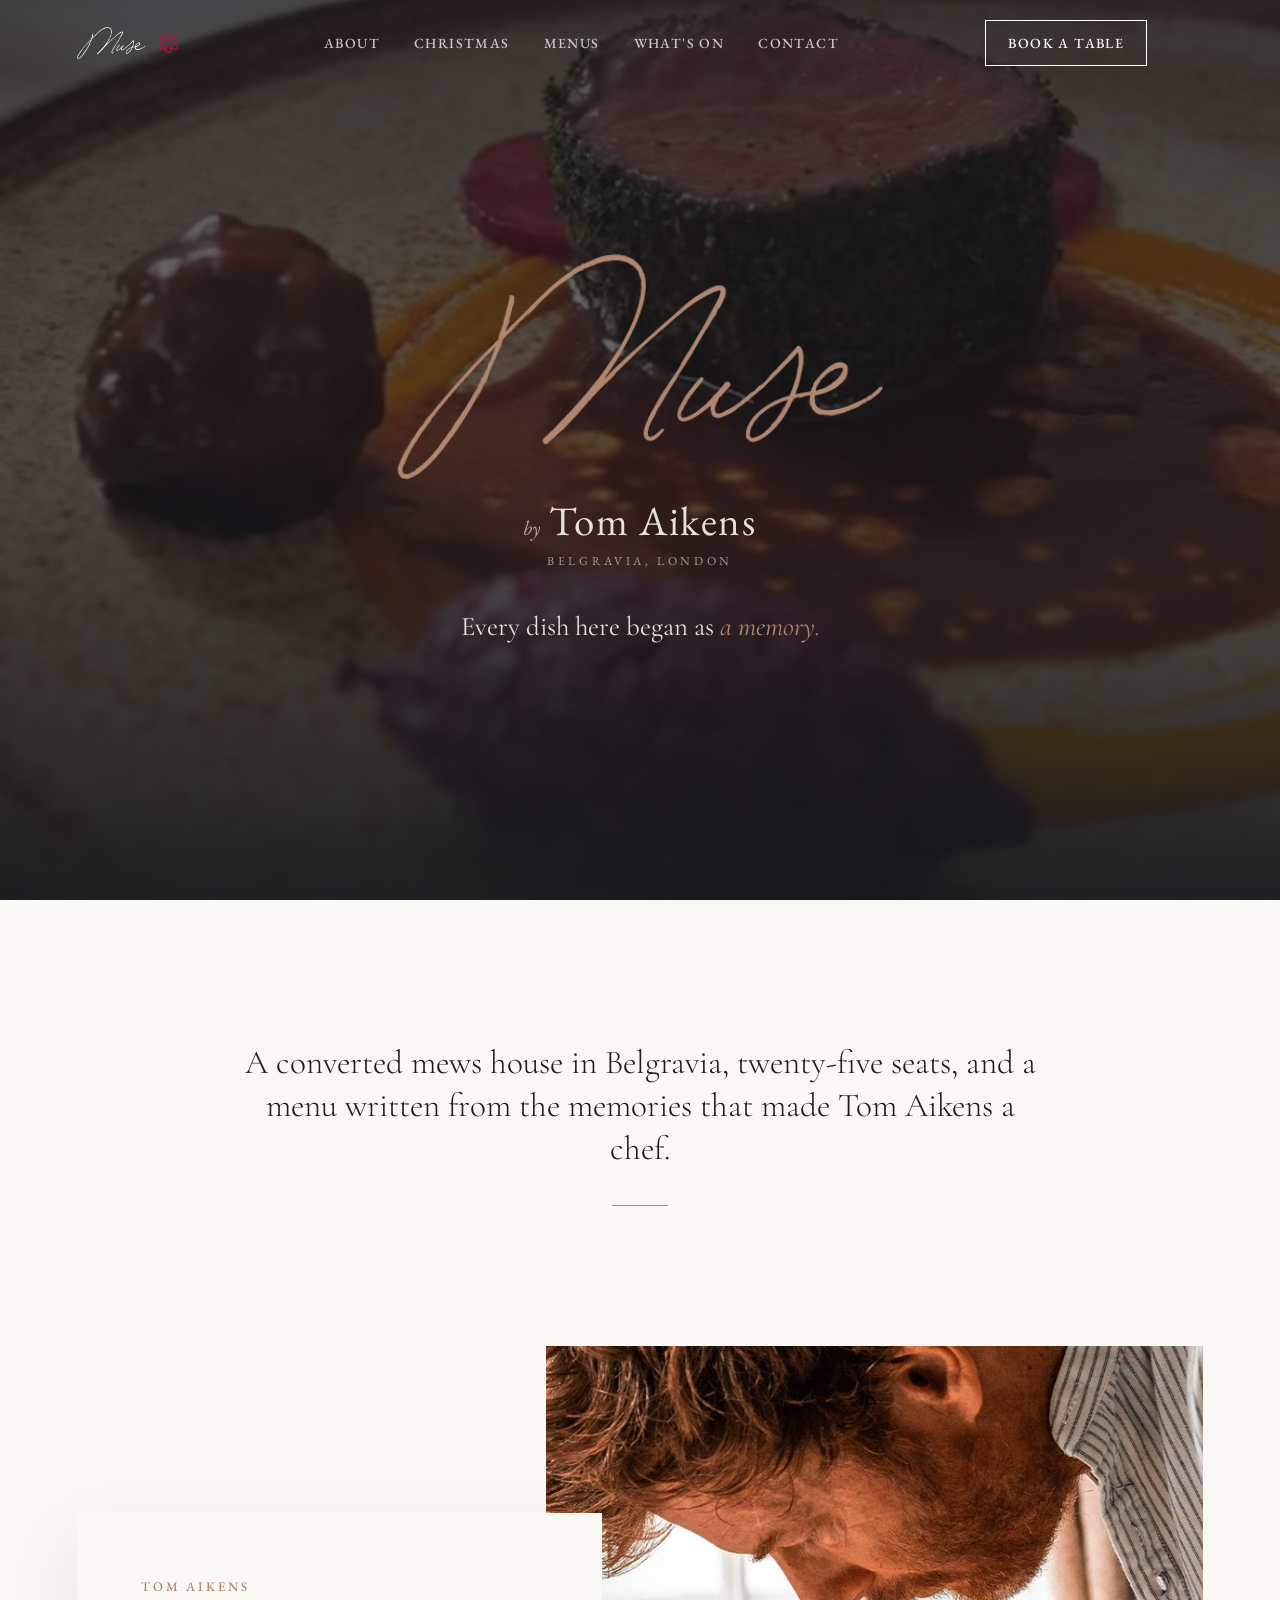
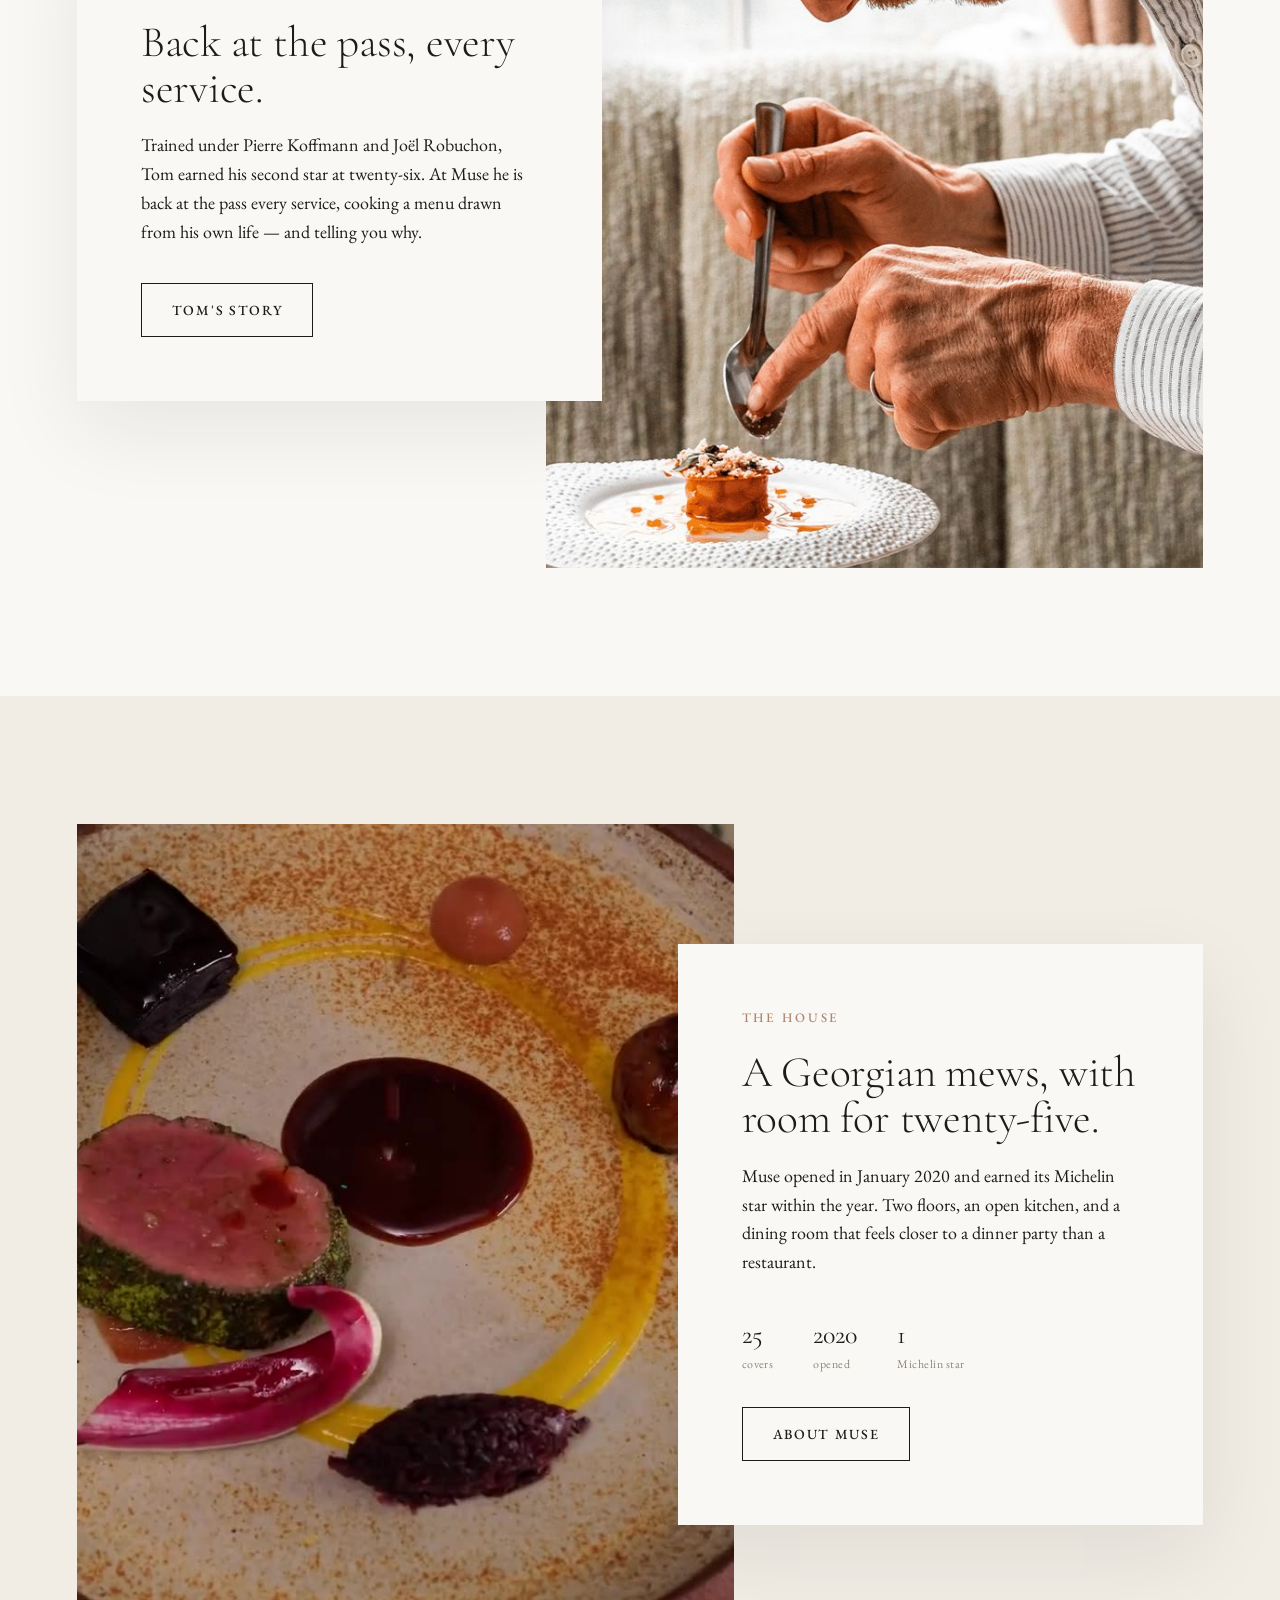
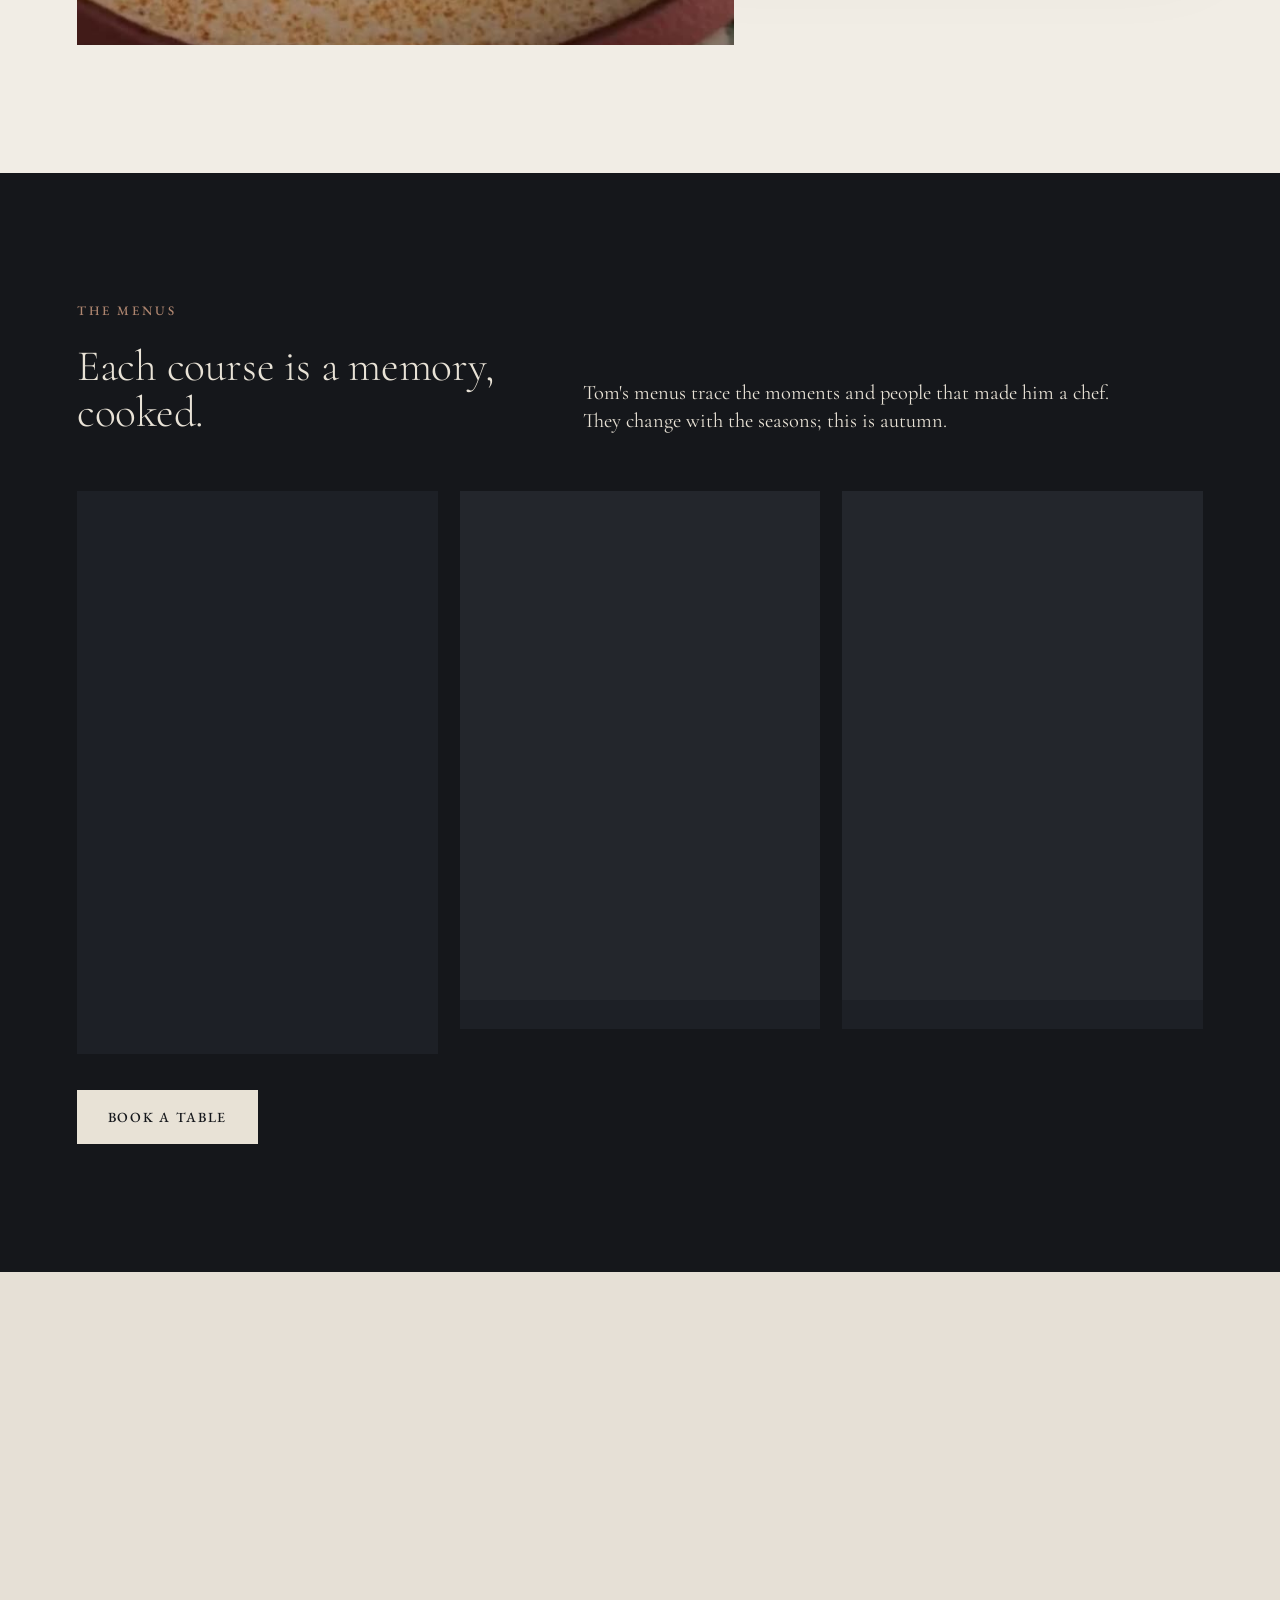
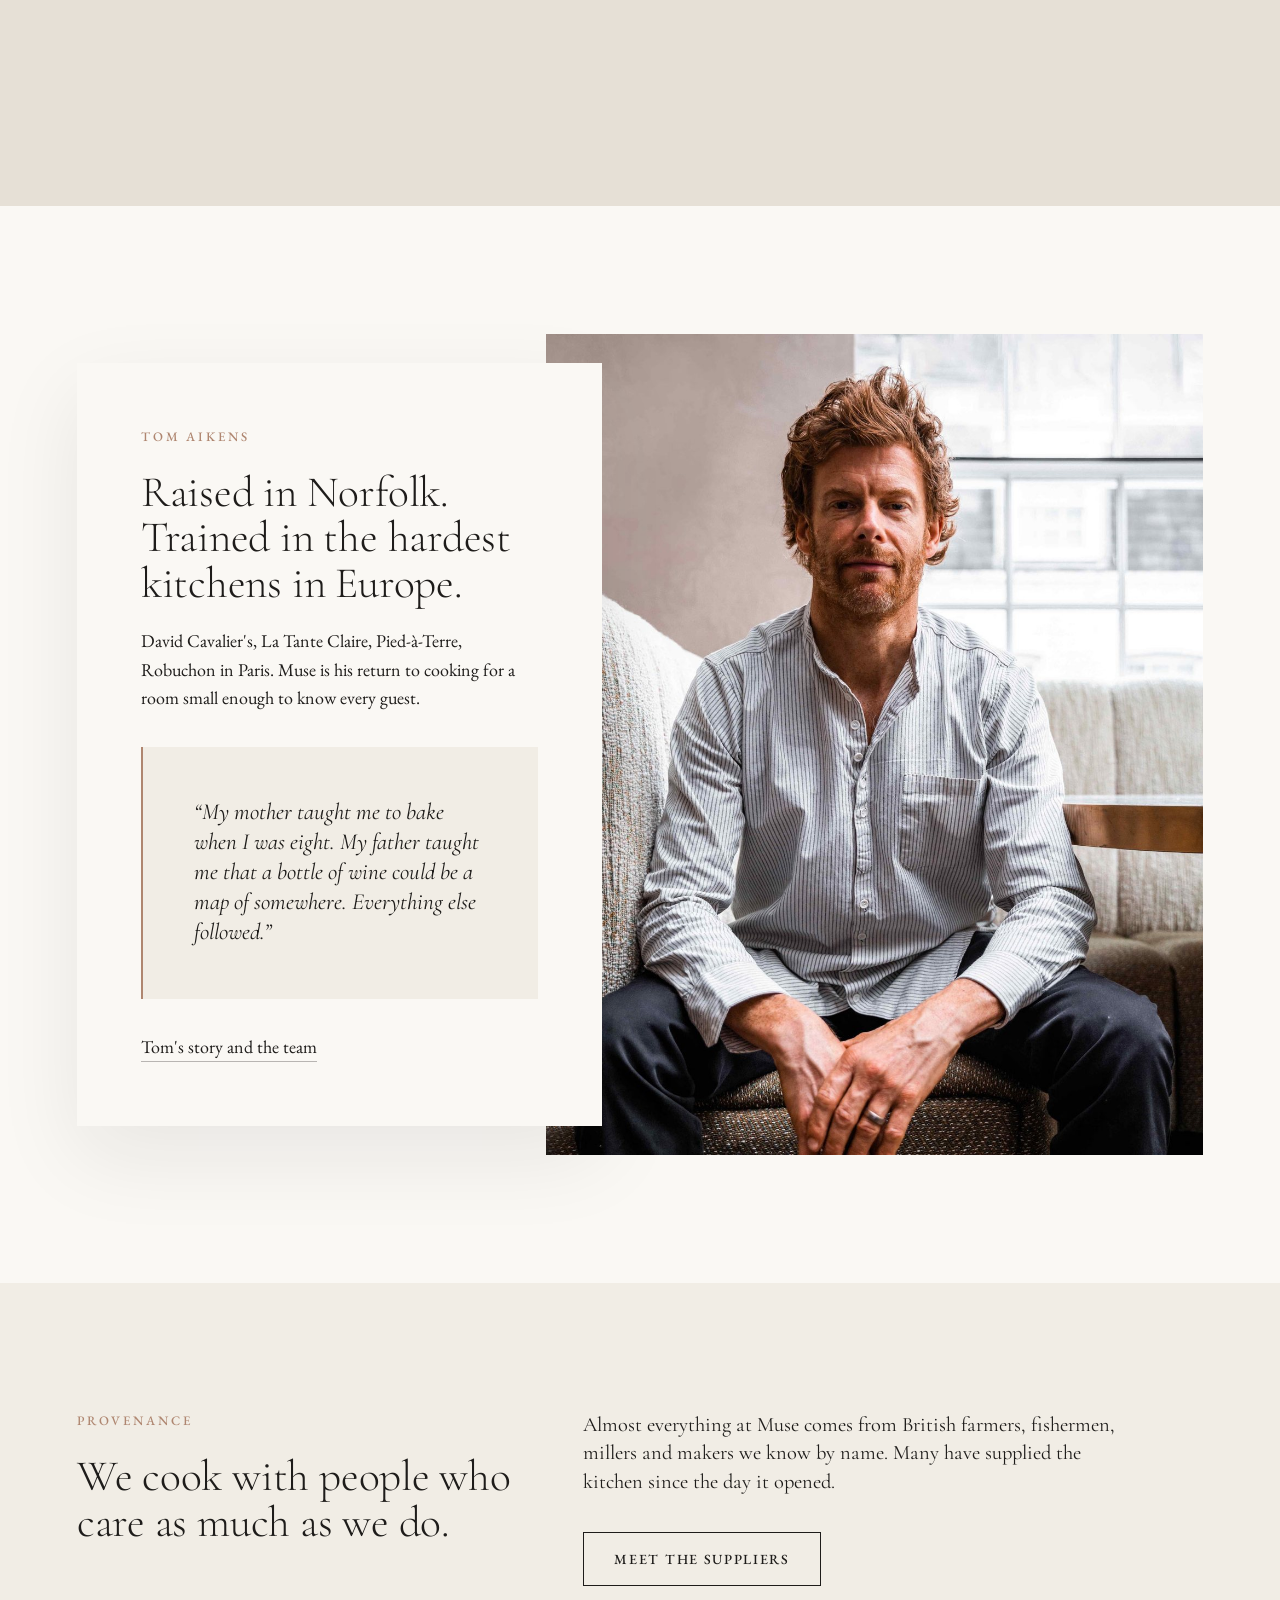
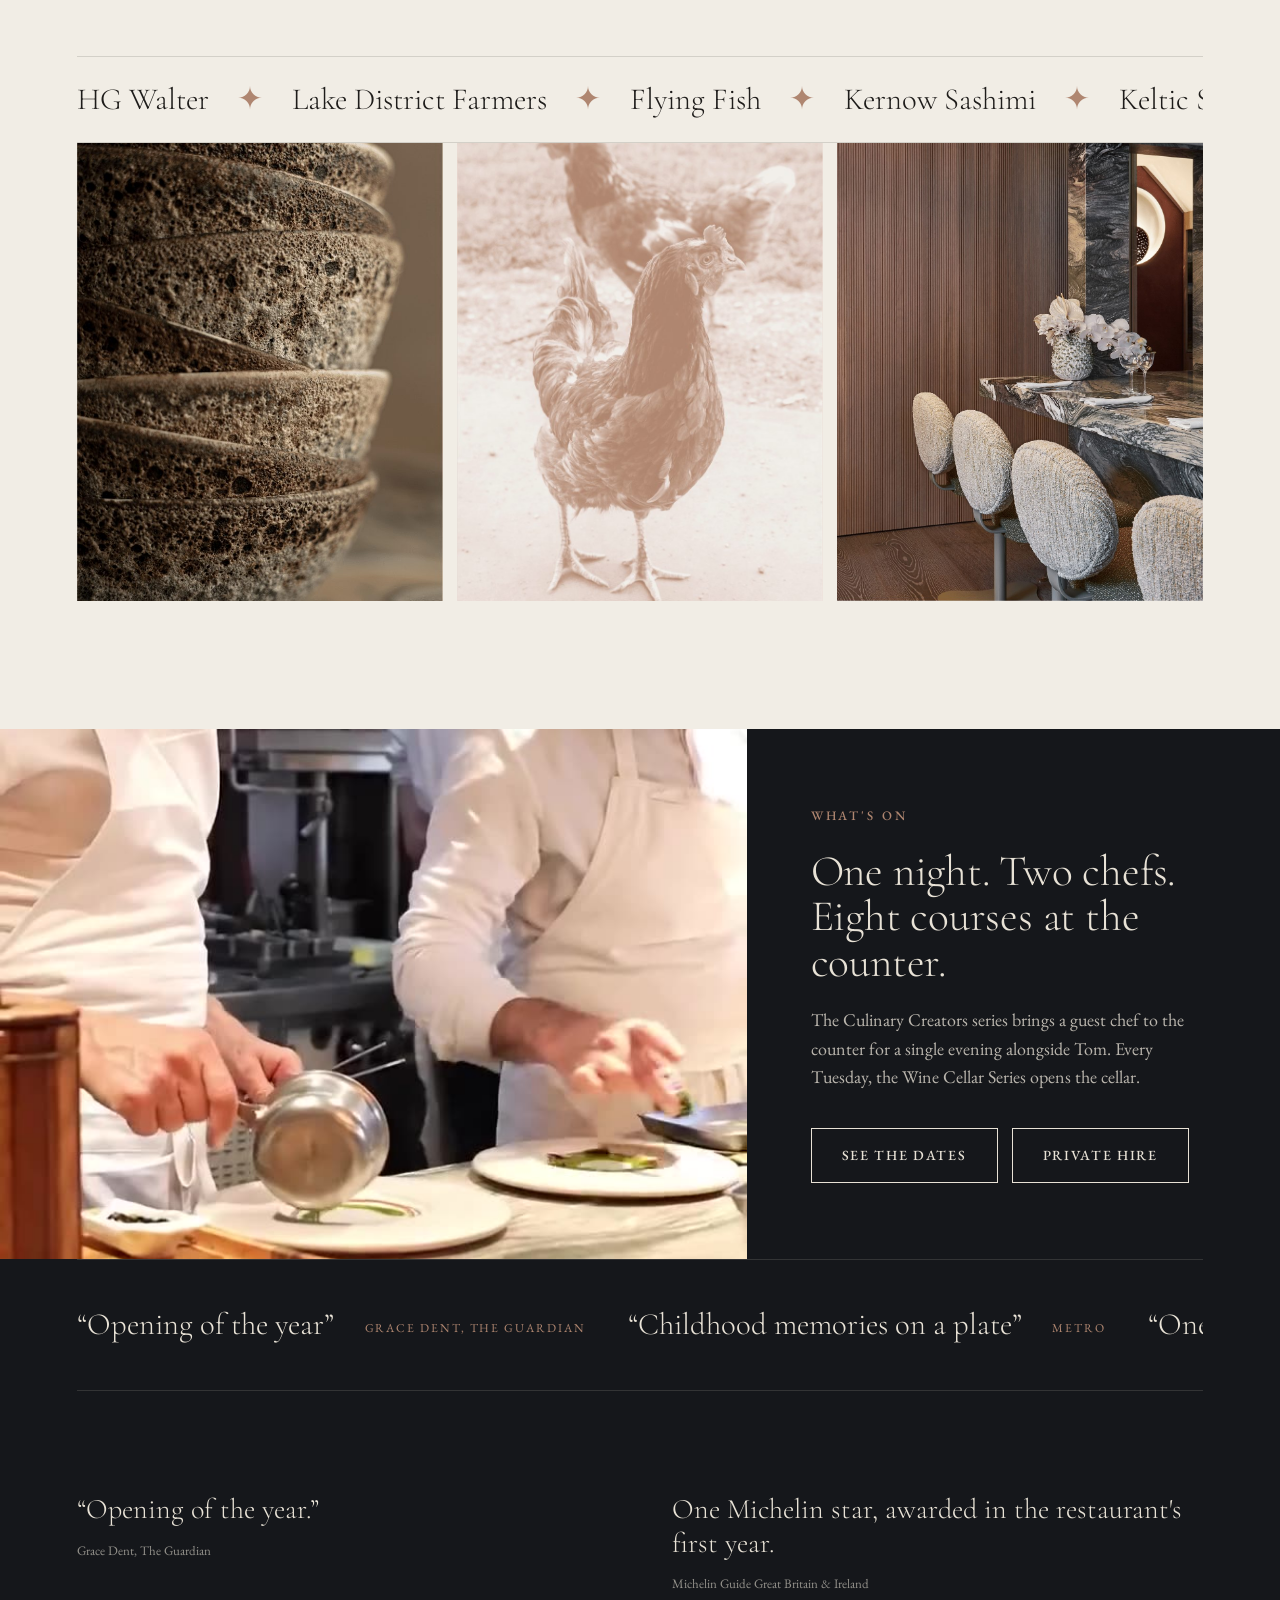
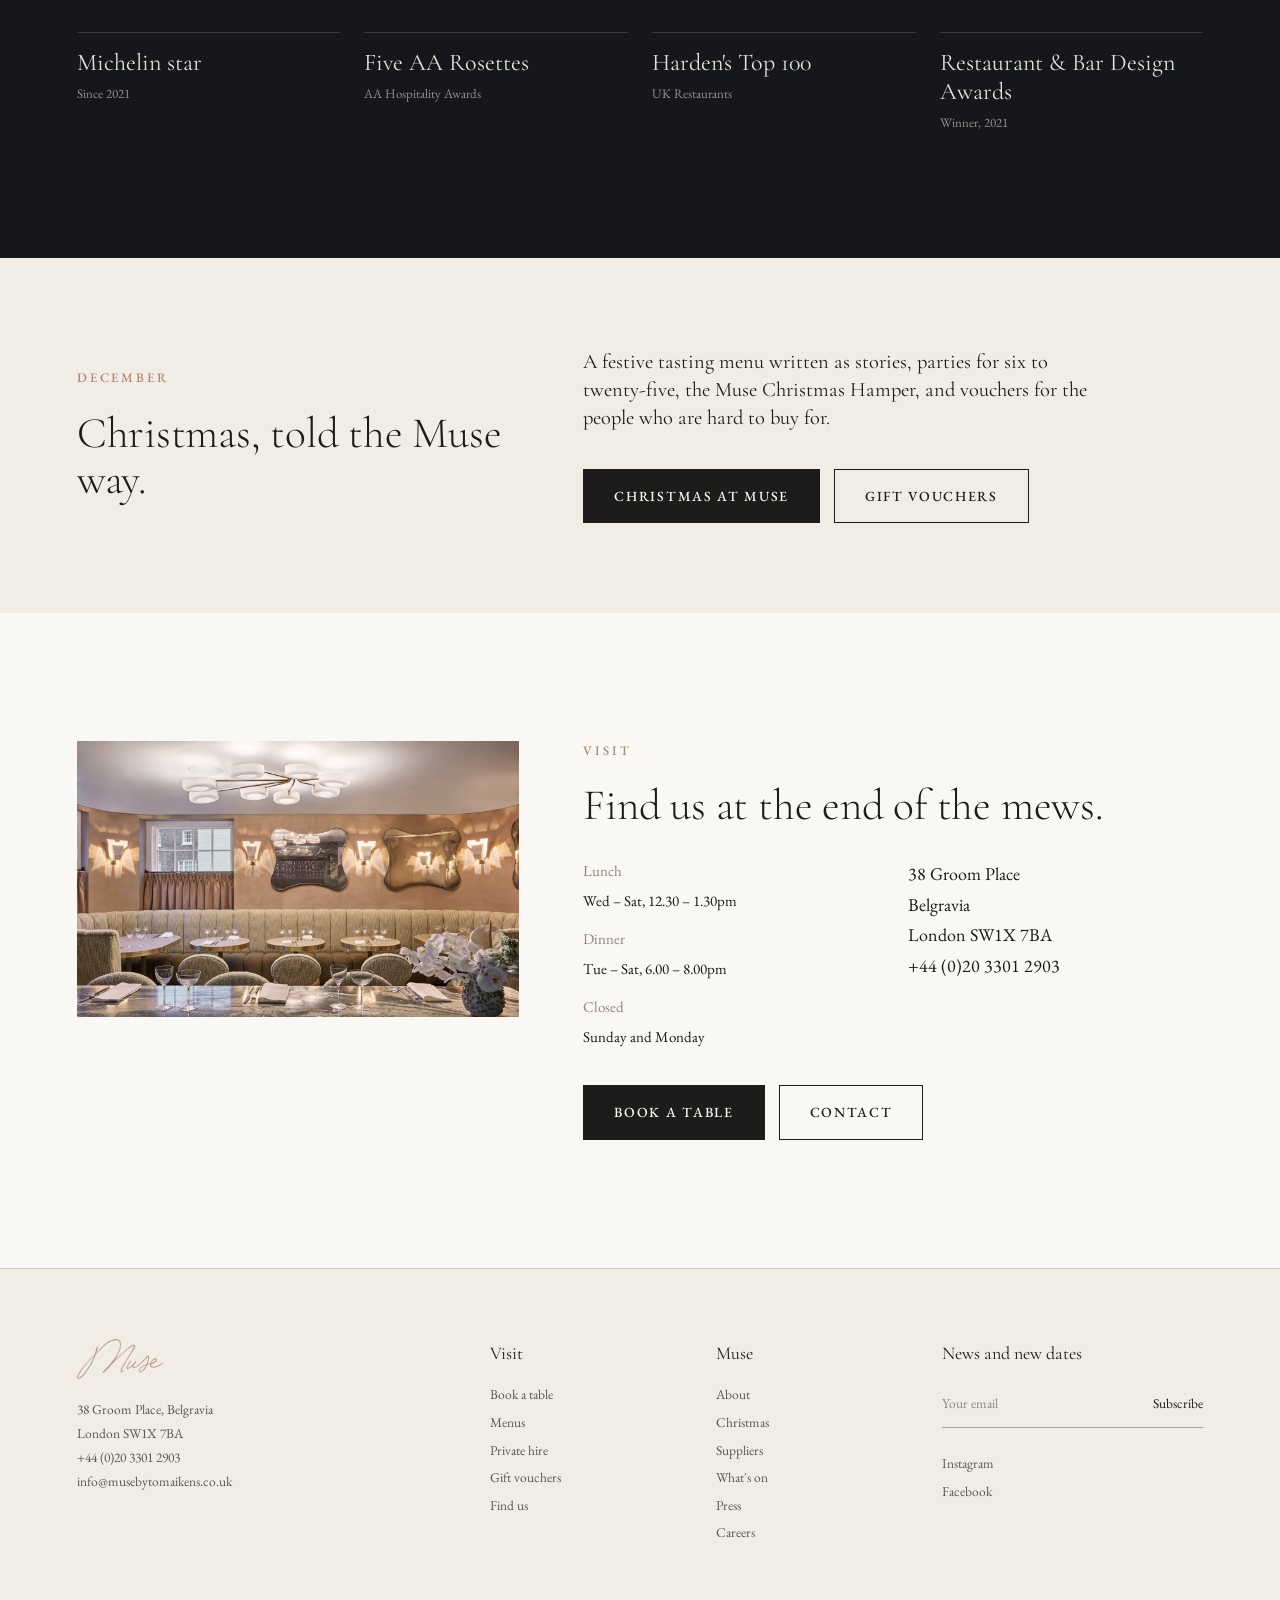
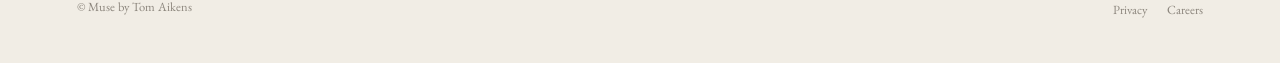
<file: index.html>
<!DOCTYPE html>
<html lang="en-GB">
<head>
<meta charset="utf-8">
<meta name="viewport" content="width=device-width, initial-scale=1">
<title>Muse by Tom Aikens — Michelin-starred restaurant, Belgravia</title>
<meta name="description" content="Muse is Tom Aikens' 25-cover Michelin-starred restaurant in a converted mews house in Belgravia. Seasonal tasting menus drawn from the memories that made him a chef.">
<link rel="canonical" href="https://musebytomaikens.co.uk/">
<meta property="og:type" content="website">
<meta property="og:site_name" content="Muse by Tom Aikens">
<meta property="og:title" content="Muse by Tom Aikens — Michelin-starred restaurant, Belgravia">
<meta property="og:description" content="Muse is Tom Aikens' 25-cover Michelin-starred restaurant in a converted mews house in Belgravia. Seasonal tasting menus drawn from the memories that made him a chef.">
<meta property="og:url" content="https://musebytomaikens.co.uk/">
<meta property="og:image" content="https://musebytomaikens.co.uk/img/kitchen-counter.jpg">
<meta name="twitter:card" content="summary_large_image">
<meta name="theme-color" content="#FAF8F4">
<script type="application/ld+json">{"@context":"https://schema.org","@type":"Restaurant","name":"Muse by Tom Aikens","url":"https://musebytomaikens.co.uk/","image":"https://musebytomaikens.co.uk/img/kitchen-counter.jpg","telephone":"+44 20 3301 2903","email":"info@musebytomaikens.co.uk","priceRange":"££££","servesCuisine":"Modern British","address":{"@type":"PostalAddress","streetAddress":"38 Groom Place","addressLocality":"London","addressRegion":"Belgravia","postalCode":"SW1X 7BA","addressCountry":"GB"},"geo":{"@type":"GeoCoordinates","latitude":51.4997,"longitude":-0.1509},"openingHoursSpecification":[{"@type":"OpeningHoursSpecification","dayOfWeek":["Wednesday","Thursday","Friday","Saturday"],"opens":"12:30","closes":"13:30"},{"@type":"OpeningHoursSpecification","dayOfWeek":["Tuesday","Wednesday","Thursday","Friday","Saturday"],"opens":"18:00","closes":"20:00"}],"acceptsReservations":"https://www.sevenrooms.com/reservations/musebytomaikens","founder":{"@type":"Person","name":"Tom Aikens"},"award":["Michelin star","Five AA Rosettes"],"sameAs":["https://www.instagram.com/musebytomaikens","https://www.facebook.com/Muse-by-Tom-Aikens-106260100800055"]}</script>
<link rel="icon" href="img/logo.png">
<link rel="preconnect" href="https://fonts.googleapis.com">
<link rel="preconnect" href="https://fonts.gstatic.com" crossorigin>
<link href="https://fonts.googleapis.com/css2?family=Cormorant+Garamond:ital,wght@0,300;0,400;0,500;1,300;1,400&family=EB+Garamond:ital,wght@0,400;0,500;1,400&display=swap" rel="stylesheet">
<link rel="stylesheet" href="css/site.css?v=24">
</head>
<body>
<a class="sr" href="#main">Skip to content</a>
<header class="nav" id="nav">
  <a href="index.html" class="brand"><img src="img/logo.png" alt="Muse by Tom Aikens" class="logo"><img src="img/michelin.png" alt="One Michelin star" class="star-mark" title="One Michelin star"></a>
  <nav class="navlinks" aria-label="Main"><a href="about.html">About</a><a href="christmas.html">Christmas</a><a href="menus.html">Menus</a><a href="whats-on.html">What's On</a><a href="contact.html">Contact</a></nav>
  <div class="nav-right">
    <a class="book" href="https://www.sevenrooms.com/reservations/musebytomaikens" target="_blank" rel="noopener">Book a table</a>
    <button class="burger" id="open" aria-label="Open menu"><span></span><span></span><span></span></button>
  </div>
</header>
<div class="drawer" id="drawer">
  <button class="close" id="close">Close</button>
  <div class="dr-links">
    <a href="index.html" data-img="img/kitchen-counter.jpg">Home</a>
    <a href="about.html" data-img="img/tom.jpg">About</a>
    <a href="christmas.html" data-img="img/dining-area.jpg">Christmas</a>
    <a href="menus.html" data-img="img/img1.jpg">Menus</a>
    <a href="whats-on.html" data-img="img/culinary-creators.jpg">What's On</a>
    <a href="private-hire.html" data-img="img/private-party-1.jpg">Private Hire</a>
    <a href="suppliers.html" data-img="img/our-suppliers.jpg">Suppliers</a>
    <a href="gallery.html" data-img="img/dining-area.jpg">Gallery</a>
    <a href="press.html" data-img="img/drinks-cab.jpg">Press</a>
    <a href="contact.html" data-img="img/muse-building.jpg">Contact</a>
    <a href="https://musebytomaikens.vouchable.co.uk" target="_blank" rel="noopener" data-img="img/img2.jpg">Gift vouchers</a>
    <a class="book" href="https://www.sevenrooms.com/reservations/musebytomaikens" target="_blank" rel="noopener">Book a table</a>
  </div>
  <div class="dr-side">
    <div class="dr-pic"><img src="img/kitchen-counter.jpg" alt="" id="drimg"></div>
    <div class="dr-meta">
      <div><h4>Find us</h4>38 Groom Place, Belgravia<br>London SW1X 7BA<br><a href="tel:+442033012903">+44 (0)20 3301 2903</a></div>
      <div><h4>Hours</h4>Lunch Wed – Sat, 12.30 – 1.30pm<br>Dinner Tue – Sat, 6.00 – 8.00pm<br>Closed Sunday and Monday</div>
      <div><h4>Follow</h4><a href="https://www.instagram.com/musebytomaikens" target="_blank" rel="noopener">Instagram</a><br><a href="https://www.facebook.com/Muse-by-Tom-Aikens-106260100800055" target="_blank" rel="noopener">Facebook</a></div>
    </div>
  </div>
  <div class="foot">38 Groom Place, Belgravia &nbsp;·&nbsp; +44 (0)20 3301 2903</div>
</div>
<main id="main">
<div class="hero-pin"><section class="hero" aria-label="Introduction">
  <div class="grain"></div>
  <img class="lady" id="lady" src="img/muse-lady.png" alt="" aria-hidden="true">
  <div class="bg" id="herobg"><video id="herovid" muted loop playsinline autoplay webkit-playsinline preload="auto" poster="img/hero-poster.jpg" aria-hidden="true"><source src="img/hero.mp4" type="video/mp4"></video></div>
  <div class="hero-title" id="title">
    <h1 class="raw"><img src="img/logo.png" alt="Muse" class="script"></h1>
    <div class="by"><span class="by-pre">by</span> <span class="by-name">Tom Aikens</span><span class="by-place">Belgravia, London</span></div>
    <p class="thesis"><span class="fixed">Every dish here began as</span> <span class="memories" aria-live="polite"><a class="memory" href="menus.html#tasting">a memory.</a><a class="memory" href="menus.html#c1">a morning baking with my mother.</a><a class="memory" href="menus.html#c1">fruit picked with my brother Robert.</a><a class="memory" href="menus.html#c7">a bottle my father opened.</a><a class="memory" href="menus.html#c6">shellfish landing in a Paris kitchen.</a><a class="memory" href="menus.html#c3">two stars at twenty-six.</a><a class="memory" href="menus.html#c8">wild grouse from the Pennine moors.</a></span></p>
  </div>
</section></div>

<section class="statement">
  <p>A converted mews house in Belgravia, twenty-five seats, and a menu written from the memories that made Tom Aikens a chef.</p>
  <div class="rule"></div>
</section>

<section id="chef" style="padding-top:0">
  <div class="overlap flip">
    <div class="text">
      <div class="chapter">Tom Aikens</div>
      <h2>Back at the pass, every service.</h2>
      <p style="margin-top:20px">Trained under Pierre Koffmann and Joël Robuchon, Tom earned his second star at twenty-six. At Muse he is back at the pass every service, cooking a menu drawn from his own life — and telling you why.</p>
      <div class="cta"><a class="btn" href="about.html">Tom's story</a></div>
    </div>
    <div class="ph reveal big plx" data-plx="14"><img src="img/img2.jpg" alt="Tom Aikens plating at the pass" loading="lazy"></div>
  </div>
</section>

<section id="house" class="tint">
  <div class="overlap">
    <div class="ph big vid"><video muted loop playsinline autoplay webkit-playsinline preload="auto" poster="img/kitchen-poster.jpg"><source src="img/kitchen.mp4" type="video/mp4"></video></div>
    <div class="text">
      <div class="chapter">The house</div>
      <h2>A Georgian mews, with room for twenty-five.</h2>
      <p style="margin-top:20px">Muse opened in January 2020 and earned its Michelin star within the year. Two floors, an open kitchen, and a dining room that feels closer to a dinner party than a restaurant.</p>
      <div class="facts"><div>25<small>covers</small></div><div>2020<small>opened</small></div><div>1<small>Michelin star</small></div></div>
      <div class="cta"><a class="btn" href="about.html">About Muse</a></div>
    </div>
  </div>
</section>

<section class="dark" id="menus">
  <div class="grid g-2" style="align-items:end;margin-bottom:56px">
    <div><div class="chapter">The menus</div><h2>Each course is a memory, cooked.</h2></div>
    <p class="lede">Tom's menus trace the moments and people that made him a chef. They change with the seasons; this is autumn.</p>
  </div>
  <div class="menu-cards">
    <a class="mcard" href="menus.html#tasting"><div class="flip">
      <div class="face">
        <div class="ph"><img src="img/onion.jpg" alt="Onion, truffle, egg yolk" loading="lazy"></div>
        <div class="mc-body"><div class="mc-k">Ten courses</div><h3>The Tasting Menu</h3><p>The full story, from the garden in Norfolk to the moors of Yorkshire. Lunch and dinner, Tuesday to Saturday.</p><div class="mc-foot"><span class="mc-price">£195</span><span class="mc-link">View menu</span></div></div>
      </div>
      <div class="face back"><div><div class="mc-k">From the ten courses</div><ol><li><i>From a Humble Beginning</i>Onion, Truffle, Egg Yolk</li><li><i>French Jealousy!</i>Scallop, Artichoke, Apple</li><li><i>Made in Great Britain</i>Grouse, Turnip, Elderberries</li><li><i>Life Has Never Been So Sweet</i>Plum, Cardamom, Grains</li></ol></div><span class="mc-link">All ten courses</span></div>
    </div></a>
    <a class="mcard" href="menus.html#lunch"><div class="flip">
      <div class="face">
        <div class="ph"><img src="img/turbot.jpg" alt="Turbot in a gold-rimmed bowl" loading="lazy"></div>
        <div class="mc-body"><div class="mc-k">Six courses</div><h3>Lunch Tasting</h3><p>The shorter telling, for a long lunch. Thursday to Saturday.</p><div class="mc-foot"><span class="mc-price">£105</span><span class="mc-link">View menu</span></div></div>
      </div>
      <div class="face back"><div><div class="mc-k">From the six courses</div><ol><li><i>Forever Picking</i>Snacks of the season</li><li><i>Making &amp; Breaking</i>Sourdough, cultured butter</li><li><i>The Love Affair Continues</i>Turbot, Duck Confit, Mash</li><li><i>Life Has Never Been So Sweet</i>Plum, Cardamom, Grains</li></ol></div><span class="mc-link">The six courses</span></div>
    </div></a>
    <a class="mcard" href="menus.html#alacarte"><div class="flip">
      <div class="face">
        <div class="ph"><img src="img/venison.jpg" alt="Venison, beetroot, blackberry" loading="lazy"></div>
        <div class="mc-body"><div class="mc-k">Two or three courses</div><h3>À la Carte</h3><p>Choose your own way through the season. Lunch and dinner, Tuesday to Friday.</p><div class="mc-foot"><span class="mc-price">£160 / £195</span><span class="mc-link">View menu</span></div></div>
      </div>
      <div class="face back"><div><div class="mc-k">Choose from</div><ol><li><i>To begin</i>Onion, Truffle, Egg Yolk <em style="color:var(--copper)">or</em> Crab, Celeriac, Pear</li><li><i>Then</i>Turbot, Duck Confit, Mash <em style="color:var(--copper)">or</em> Grouse, Turnip, Elderberries</li><li><i>To finish</i>Figs &amp; Leaves <em style="color:var(--copper)">or</em> Plum, Cardamom, Grains</li></ol></div><span class="mc-link">The à la carte</span></div>
    </div></a>
  </div>
  <div class="cta"><a class="btn solid" href="https://www.sevenrooms.com/reservations/musebytomaikens" target="_blank" rel="noopener">Book a table</a></div>
</section>

<section class="bleed-row">
  <div class="ph reveal plx" data-plx="12"><img src="img/tartare.jpg" alt="Venison tartare, hazelnut tuile" loading="lazy"></div><div class="ph reveal plx" data-plx="18"><img src="img/spread.jpg" alt="The autumn table" loading="lazy"></div><div class="ph reveal plx" data-plx="12"><img src="img/scallop.jpg" alt="Scallop, celeriac, hen of the woods" loading="lazy"></div>
</section>

<section id="tom">
  <div class="overlap flip">
    <div class="text">
      <div class="chapter">Tom Aikens</div>
      <h2>Raised in Norfolk. Trained in the hardest kitchens in Europe.</h2>
      <p style="margin-top:20px">David Cavalier's, La Tante Claire, Pied-à-Terre, Robuchon in Paris. Muse is his return to cooking for a room small enough to know every guest.</p>
      <blockquote class="quote-card" style="margin:34px 0"><p class="pull" style="margin:0">“My mother taught me to bake when I was eight. My father taught me that a bottle of wine could be a map of somewhere. Everything else followed.”</p></blockquote>
      <a class="tl" href="about.html">Tom's story and the team</a>
    </div>
    <div class="ph reveal big plx" data-plx="16"><img src="img/tom.jpg" alt="Tom Aikens at Muse" loading="lazy"></div>
  </div>
</section>

<section class="tint" id="provenance">
  <div class="grid g-2">
    <div><div class="chapter">Provenance</div><h2>We cook with people who care as much as we do.</h2></div>
    <div><p class="lede">Almost everything at Muse comes from British farmers, fishermen, millers and makers we know by name. Many have supplied the kitchen since the day it opened.</p><div class="cta"><a class="btn" href="suppliers.html">Meet the suppliers</a></div></div>
  </div>
  <div class="ticker" style="margin-top:70px"><span>HG Walter <i>✦</i> Lake District Farmers <i>✦</i> Flying Fish <i>✦</i> Kernow Sashimi <i>✦</i> Keltic Seafare <i>✦</i> Hodmedod's <i>✦</i> Shipton Mill <i>✦</i> Shrub <i>✦</i> Nurtured in Norfolk <i>✦</i> Old Hall Farm <i>✦</i> Barsham Brewery <i>✦</i> Pump Street Chocolate <i>✦</i> Rare Tea Company <i>✦</i> Blenheim Forge <i>✦</i> HG Walter <i>✦</i> Lake District Farmers <i>✦</i> Flying Fish <i>✦</i> Kernow Sashimi <i>✦</i> Keltic Seafare <i>✦</i> Hodmedod's <i>✦</i> Shipton Mill <i>✦</i> Shrub <i>✦</i> Nurtured in Norfolk <i>✦</i> Old Hall Farm <i>✦</i> Barsham Brewery <i>✦</i> Pump Street Chocolate <i>✦</i> Rare Tea Company <i>✦</i> Blenheim Forge <i>✦</i> </span></div>
  <div class="bleed-row" style="margin-top:0;gap:14px"><div class="ph reveal " ><img src="img/gallery-1.jpg" alt="Hand-thrown bowls" loading="lazy"></div><div class="ph reveal " ><img src="img/our-suppliers.jpg" alt="A hen at one of our farms" loading="lazy"></div><div class="ph reveal " ><img src="img/gallery-3.jpg" alt="The counter stools" loading="lazy"></div></div>
</section>

<section class="split" id="on">
  <div class="ph vid"><video muted loop playsinline autoplay webkit-playsinline preload="auto" poster="img/service-poster.jpg"><source src="img/service.mp4" type="video/mp4"></video></div>
  <div class="panel">
    <div class="chapter">What's on</div>
    <h2>One night. Two chefs. Eight courses at the counter.</h2>
    <p style="margin-top:20px">The Culinary Creators series brings a guest chef to the counter for a single evening alongside Tom. Every Tuesday, the Wine Cellar Series opens the cellar.</p>
    <div class="cta"><a class="btn" href="whats-on.html">See the dates</a><a class="btn" href="private-hire.html">Private hire</a></div>
  </div>
</section>

<section class="dark" id="press" style="padding-top:0">
  <div class="reel"><span><q>Opening of the year</q><cite>Grace Dent, The Guardian</cite><q>Childhood memories on a plate</q><cite>Metro</cite><q>One of the best chef's tables in London</q><cite>Square Meal</cite><q>Dining gets personal</q><cite>Elite Traveler</cite><q>Among London's most romantic restaurants</q><cite>ELLE</cite></span><span aria-hidden="true"><q>Opening of the year</q><cite>Grace Dent, The Guardian</cite><q>Childhood memories on a plate</q><cite>Metro</cite><q>One of the best chef's tables in London</q><cite>Square Meal</cite><q>Dining gets personal</q><cite>Elite Traveler</cite><q>Among London's most romantic restaurants</q><cite>ELLE</cite></span></div>
  <div class="grid g-2" style="grid-template-columns:1fr 1fr;margin-top:clamp(60px,8vw,120px)">
    <blockquote class="quote">“Opening of the year.”<cite>Grace Dent, The Guardian</cite></blockquote>
    <blockquote class="quote">One Michelin star, awarded in the restaurant's first year.<cite>Michelin Guide Great Britain &amp; Ireland</cite></blockquote>
  </div>
  <div class="awards"><div>Michelin star<small>Since 2021</small></div><div>Five AA Rosettes<small>AA Hospitality Awards</small></div><div>Harden's Top 100<small>UK Restaurants</small></div><div>Restaurant &amp; Bar Design Awards<small>Winner, 2021</small></div></div>
</section>

<section class="tint" id="christmas" style="padding-top:clamp(60px,7vw,100px);padding-bottom:clamp(60px,7vw,100px)">
  <div class="grid g-2" style="align-items:center">
    <div><div class="chapter">December</div><h2>Christmas, told the Muse way.</h2></div>
    <div><p class="lede">A festive tasting menu written as stories, parties for six to twenty-five, the Muse Christmas Hamper, and vouchers for the people who are hard to buy for.</p><div class="cta"><a class="btn solid" href="christmas.html">Christmas at Muse</a><a class="btn" href="https://musebytomaikens.vouchable.co.uk" target="_blank" rel="noopener">Gift vouchers</a></div></div>
  </div>
</section>

<section id="visit">
  <div class="grid g-2">
    <div class="ph reveal wide plx" data-plx="14"><img src="img/dining-area.jpg" alt="The dining room at Muse" loading="lazy"></div>
    <div>
      <div class="chapter">Visit</div>
      <h2>Find us at the end of the mews.</h2>
      <div class="grid" style="grid-template-columns:1fr 1fr;gap:30px;margin-top:30px">
        <dl class="spec" style="grid-template-columns:1fr"><dt>Lunch</dt><dd>Wed – Sat, 12.30 – 1.30pm</dd><dt style="margin-top:8px">Dinner</dt><dd>Tue – Sat, 6.00 – 8.00pm</dd><dt style="margin-top:8px">Closed</dt><dd>Sunday and Monday</dd></dl>
        <address style="font-style:normal;line-height:1.7">38 Groom Place<br>Belgravia<br>London SW1X 7BA<br><a href="tel:+442033012903">+44 (0)20 3301 2903</a></address>
      </div>
      <div class="cta"><a class="btn solid" href="https://www.sevenrooms.com/reservations/musebytomaikens" target="_blank" rel="noopener">Book a table</a><a class="btn" href="contact.html">Contact</a></div>
    </div>
  </div>
</section>
</main>
<footer>
  <div class="foot-grid">
    <div>
      <img src="img/logo.png" alt="Muse by Tom Aikens" class="logo" style="height:40px;margin-bottom:18px">
      <address>38 Groom Place, Belgravia<br>London SW1X 7BA<br><a href="tel:+442033012903">+44 (0)20 3301 2903</a><br><a href="mailto:info@musebytomaikens.co.uk">info@musebytomaikens.co.uk</a></address>
    </div>
    <div>
      <h4>Visit</h4>
      <nav><a href="https://www.sevenrooms.com/reservations/musebytomaikens" target="_blank" rel="noopener">Book a table</a><a href="menus.html">Menus</a><a href="private-hire.html">Private hire</a><a href="https://musebytomaikens.vouchable.co.uk" target="_blank" rel="noopener">Gift vouchers</a><a href="contact.html">Find us</a></nav>
    </div>
    <div>
      <h4>Muse</h4>
      <nav><a href="about.html">About</a><a href="christmas.html">Christmas</a><a href="suppliers.html">Suppliers</a><a href="whats-on.html">What's on</a><a href="press.html">Press</a><a href="careers.html">Careers</a></nav>
    </div>
    <div>
      <h4>News and new dates</h4>
      <form class="news"><label class="sr" for="em">Email</label><input id="em" type="email" placeholder="Your email" required><button type="submit">Subscribe</button></form>
      <nav style="margin-top:22px"><a href="https://www.instagram.com/musebytomaikens" target="_blank" rel="noopener">Instagram</a><a href="https://www.facebook.com/Muse-by-Tom-Aikens-106260100800055" target="_blank" rel="noopener">Facebook</a></nav>
    </div>
  </div>
  <div class="foot-bot">
    <div>© Muse by Tom Aikens</div>
    <nav><a href="privacy.html">Privacy</a><a href="careers.html">Careers</a></nav>
  </div>
</footer>
<script src="js/site.js?v=25"></script>
</body>
</html>
</file>
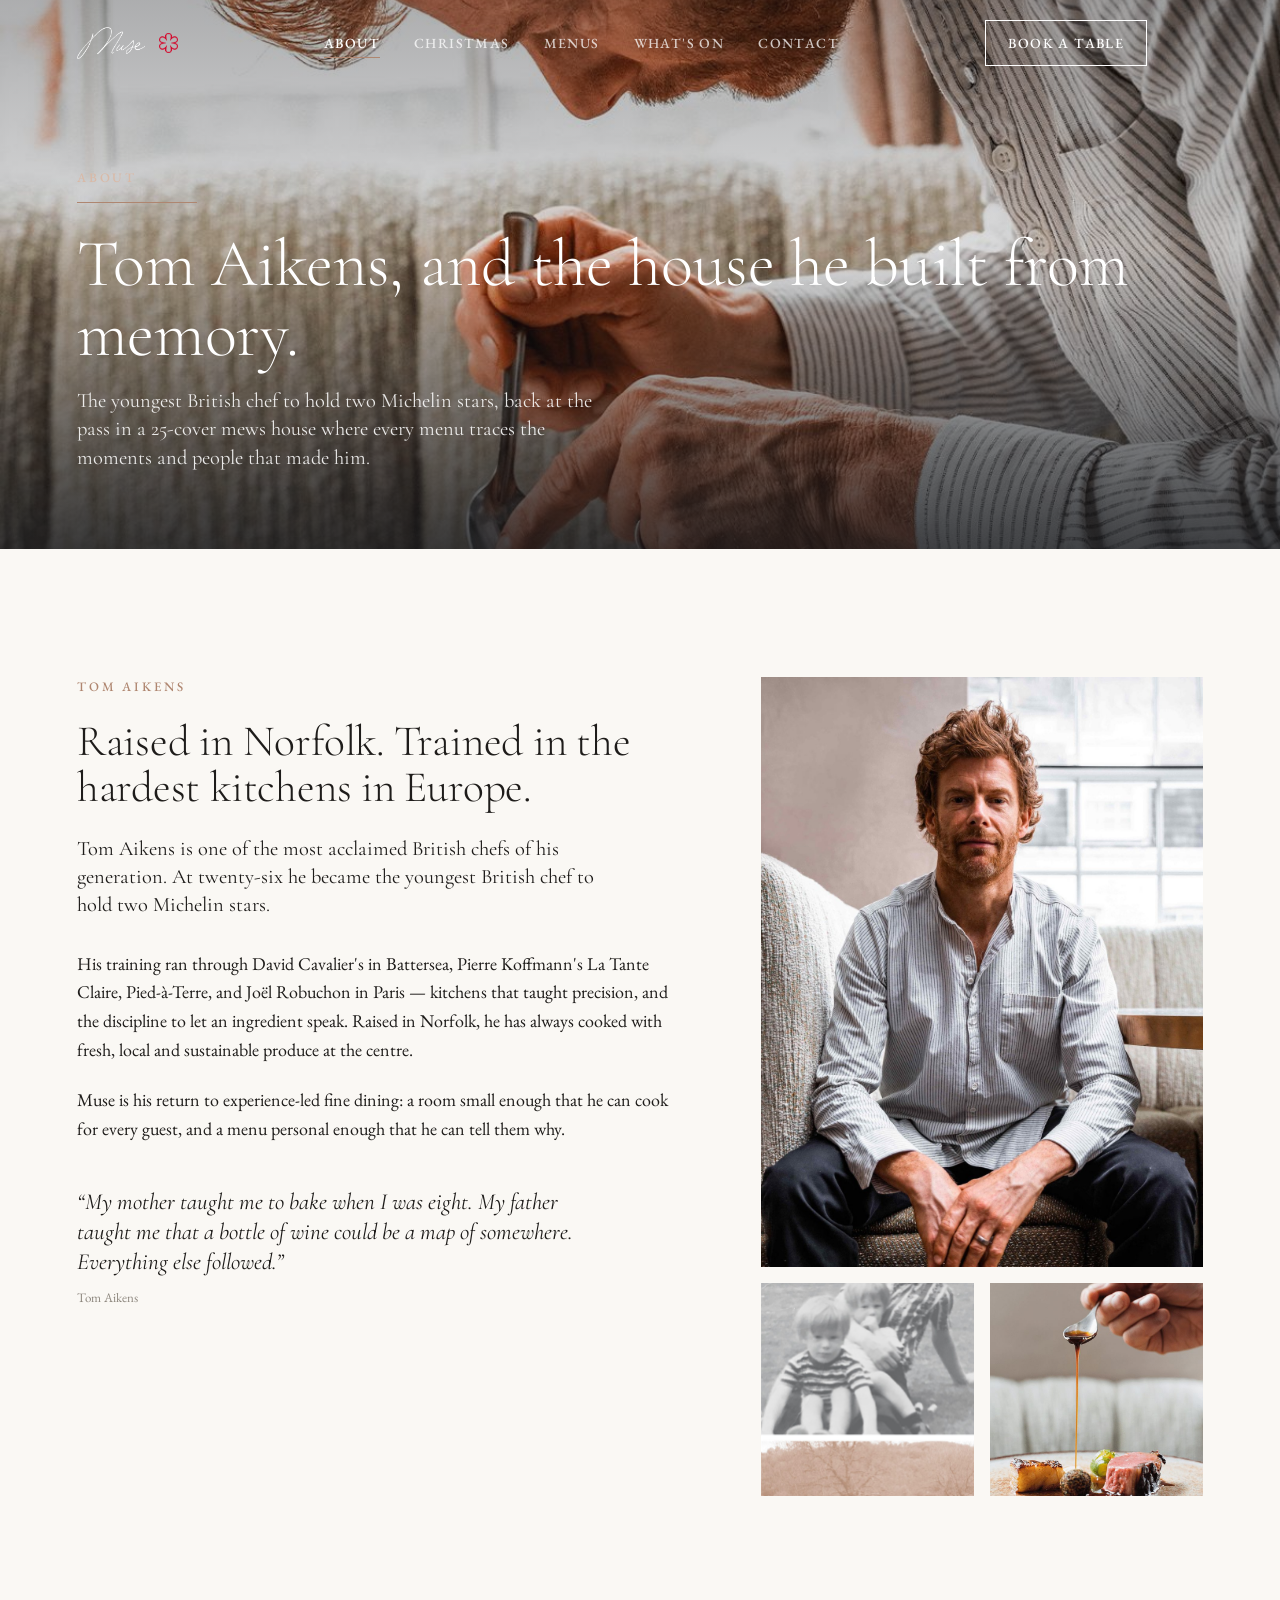
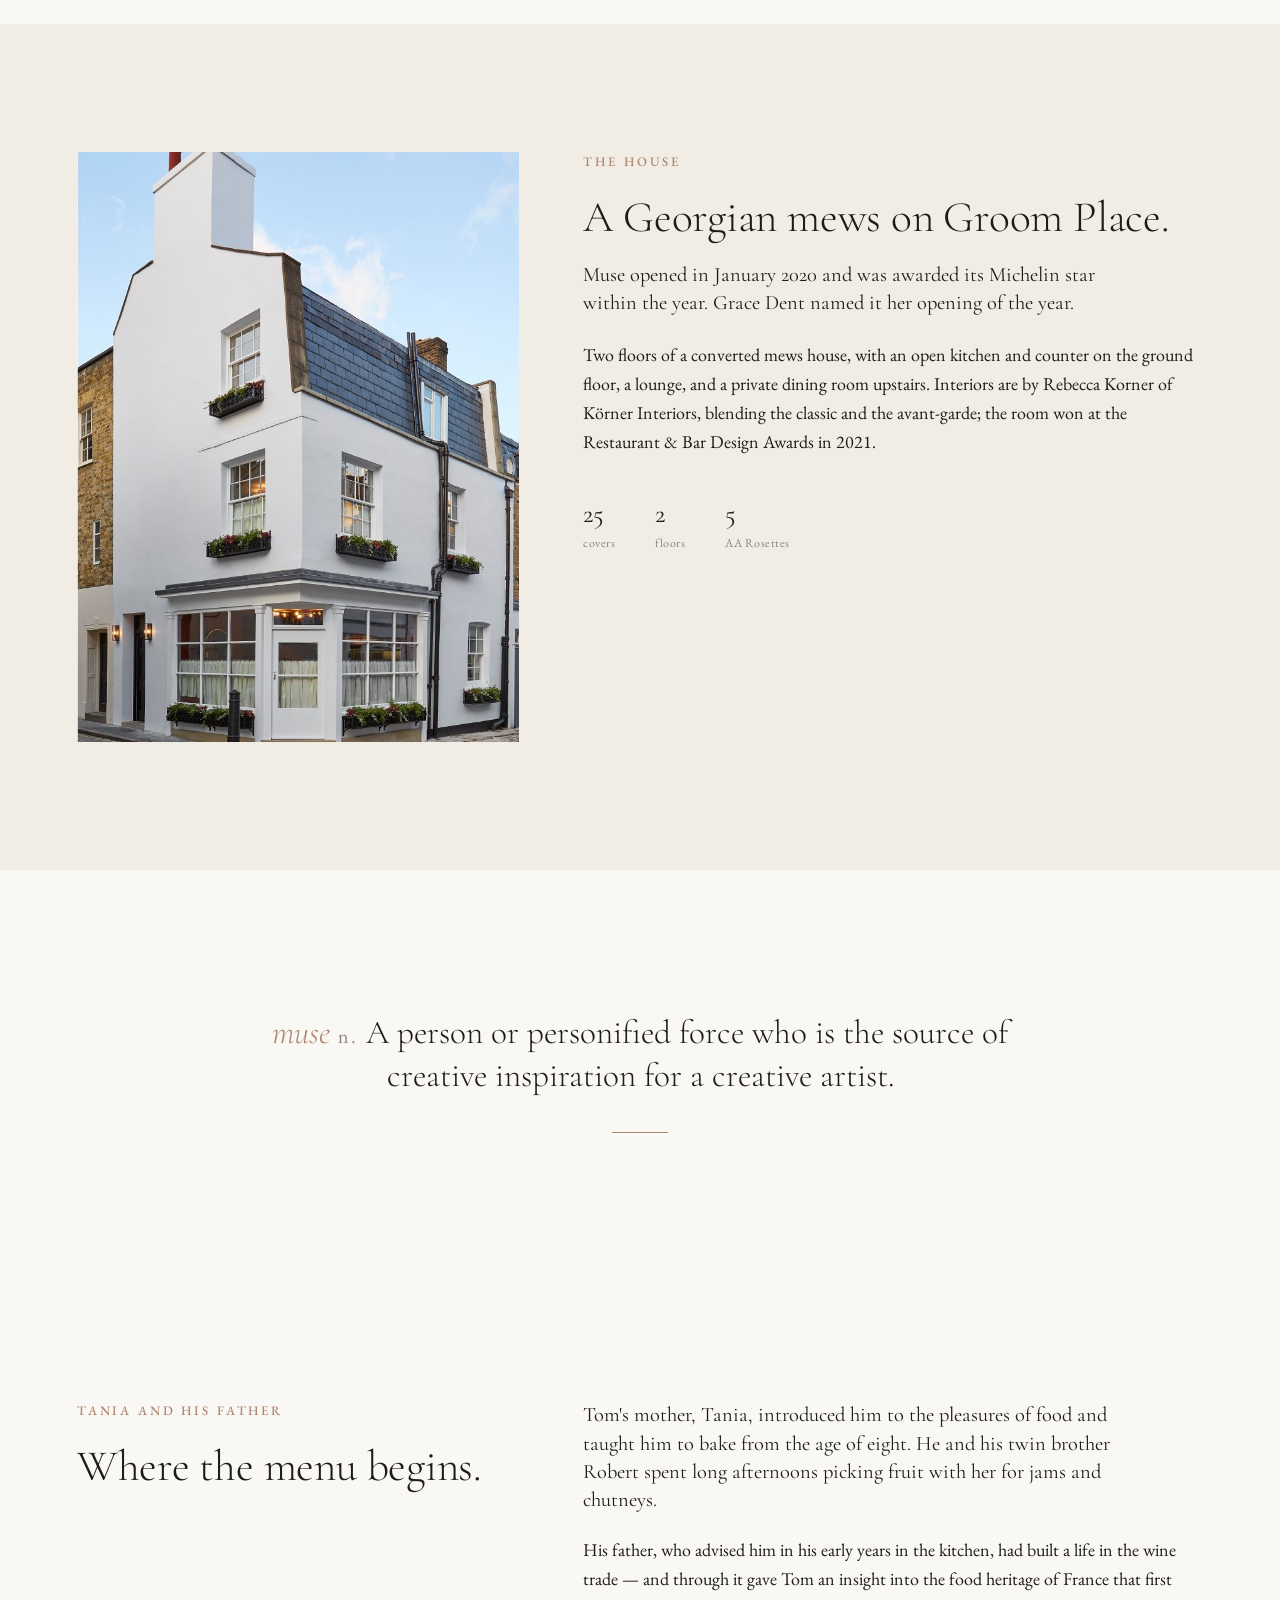
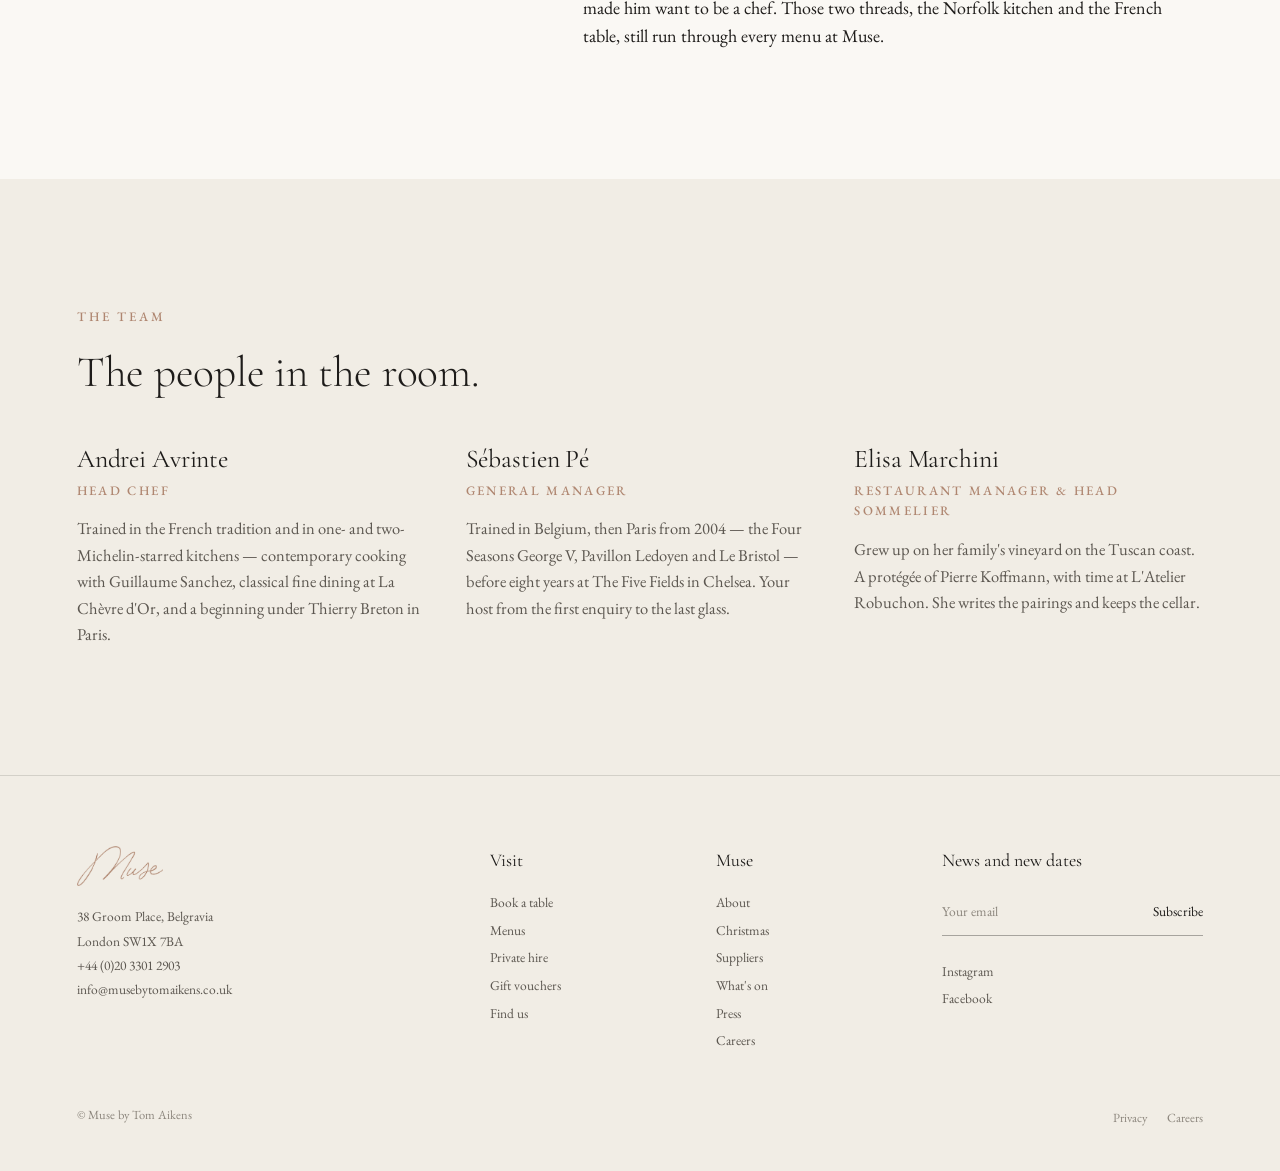
<file: about.html>
<!DOCTYPE html>
<html lang="en-GB">
<head>
<meta charset="utf-8">
<meta name="viewport" content="width=device-width, initial-scale=1">
<title>About — Muse by Tom Aikens</title>
<meta name="description" content="The story of Muse: a 25-cover converted mews house in Belgravia, Tom Aikens' return to experience-led fine dining, and the team who run it.">
<link rel="canonical" href="https://musebytomaikens.co.uk/about.html">
<meta property="og:type" content="website">
<meta property="og:site_name" content="Muse by Tom Aikens">
<meta property="og:title" content="About — Muse by Tom Aikens">
<meta property="og:description" content="The story of Muse: a 25-cover converted mews house in Belgravia, Tom Aikens' return to experience-led fine dining, and the team who run it.">
<meta property="og:url" content="https://musebytomaikens.co.uk/about.html">
<meta property="og:image" content="https://musebytomaikens.co.uk/img/tom.jpg">
<meta name="twitter:card" content="summary_large_image">
<meta name="theme-color" content="#FAF8F4">

<link rel="icon" href="img/logo.png">
<link rel="preconnect" href="https://fonts.googleapis.com">
<link rel="preconnect" href="https://fonts.gstatic.com" crossorigin>
<link href="https://fonts.googleapis.com/css2?family=Cormorant+Garamond:ital,wght@0,300;0,400;0,500;1,300;1,400&family=EB+Garamond:ital,wght@0,400;0,500;1,400&display=swap" rel="stylesheet">
<link rel="stylesheet" href="css/site.css?v=24">
</head>
<body>
<a class="sr" href="#main">Skip to content</a>
<header class="nav" id="nav">
  <a href="index.html" class="brand"><img src="img/logo.png" alt="Muse by Tom Aikens" class="logo"><img src="img/michelin.png" alt="One Michelin star" class="star-mark" title="One Michelin star"></a>
  <nav class="navlinks" aria-label="Main"><a href="about.html" class=on>About</a><a href="christmas.html">Christmas</a><a href="menus.html">Menus</a><a href="whats-on.html">What's On</a><a href="contact.html">Contact</a></nav>
  <div class="nav-right">
    <a class="book" href="https://www.sevenrooms.com/reservations/musebytomaikens" target="_blank" rel="noopener">Book a table</a>
    <button class="burger" id="open" aria-label="Open menu"><span></span><span></span><span></span></button>
  </div>
</header>
<div class="drawer" id="drawer">
  <button class="close" id="close">Close</button>
  <div class="dr-links">
    <a href="index.html" data-img="img/kitchen-counter.jpg">Home</a>
    <a href="about.html" data-img="img/tom.jpg">About</a>
    <a href="christmas.html" data-img="img/dining-area.jpg">Christmas</a>
    <a href="menus.html" data-img="img/img1.jpg">Menus</a>
    <a href="whats-on.html" data-img="img/culinary-creators.jpg">What's On</a>
    <a href="private-hire.html" data-img="img/private-party-1.jpg">Private Hire</a>
    <a href="suppliers.html" data-img="img/our-suppliers.jpg">Suppliers</a>
    <a href="gallery.html" data-img="img/dining-area.jpg">Gallery</a>
    <a href="press.html" data-img="img/drinks-cab.jpg">Press</a>
    <a href="contact.html" data-img="img/muse-building.jpg">Contact</a>
    <a href="https://musebytomaikens.vouchable.co.uk" target="_blank" rel="noopener" data-img="img/img2.jpg">Gift vouchers</a>
    <a class="book" href="https://www.sevenrooms.com/reservations/musebytomaikens" target="_blank" rel="noopener">Book a table</a>
  </div>
  <div class="dr-side">
    <div class="dr-pic"><img src="img/kitchen-counter.jpg" alt="" id="drimg"></div>
    <div class="dr-meta">
      <div><h4>Find us</h4>38 Groom Place, Belgravia<br>London SW1X 7BA<br><a href="tel:+442033012903">+44 (0)20 3301 2903</a></div>
      <div><h4>Hours</h4>Lunch Wed – Sat, 12.30 – 1.30pm<br>Dinner Tue – Sat, 6.00 – 8.00pm<br>Closed Sunday and Monday</div>
      <div><h4>Follow</h4><a href="https://www.instagram.com/musebytomaikens" target="_blank" rel="noopener">Instagram</a><br><a href="https://www.facebook.com/Muse-by-Tom-Aikens-106260100800055" target="_blank" rel="noopener">Facebook</a></div>
    </div>
  </div>
  <div class="foot">38 Groom Place, Belgravia &nbsp;·&nbsp; +44 (0)20 3301 2903</div>
</div>
<main id="main">
<section class="page-hero">
  <div class="ph plx" data-plx="20"><img src="img/img2.jpg" alt="Tom Aikens at the pass"></div>
  <div class="inner">
    <div class="chapter">About</div>
    <h1>Tom Aikens, and the house he built from memory.</h1>
    <p class="lede">The youngest British chef to hold two Michelin stars, back at the pass in a 25-cover mews house where every menu traces the moments and people that made him.</p>
  </div>
</section>

<section>
  <div class="grid g-21">
    <div>
      <div class="chapter">Tom Aikens</div>
      <h2>Raised in Norfolk. Trained in the hardest kitchens in Europe.</h2>
      <p class="lede" style="margin:24px 0 30px">Tom Aikens is one of the most acclaimed British chefs of his generation. At twenty-six he became the youngest British chef to hold two Michelin stars.</p>
      <p>His training ran through David Cavalier's in Battersea, Pierre Koffmann's La Tante Claire, Pied-à-Terre, and Joël Robuchon in Paris — kitchens that taught precision, and the discipline to let an ingredient speak. Raised in Norfolk, he has always cooked with fresh, local and sustainable produce at the centre.</p>
      <p style="margin-top:1.2em">Muse is his return to experience-led fine dining: a room small enough that he can cook for every guest, and a menu personal enough that he can tell them why.</p>
      <blockquote class="pull">“My mother taught me to bake when I was eight. My father taught me that a bottle of wine could be a map of somewhere. Everything else followed.”<cite>Tom Aikens</cite></blockquote>
    </div>
    <div><div class="ph reveal tall plx" data-plx="18"><img src="img/tom.jpg" alt="Tom Aikens" loading="lazy"></div><div class="grid" style="grid-template-columns:1fr 1fr;gap:16px;margin-top:16px"><div class="ph reveal square" ><img src="img/mom-dad.jpg" alt="Tom and Robert with their mother, Tania" loading="lazy"></div><div class="ph reveal square" ><img src="img/img4.jpg" alt="Tom plating at the pass" loading="lazy"></div></div></div>
  </div>
</section>

<section class="tint">
  <div class="grid g-2">
    <div class="ph reveal tall plx" data-plx="16"><img src="img/muse-building.jpg" alt="The Muse mews house on Groom Place" loading="lazy"></div>
    <div>
      <div class="chapter">The house</div>
      <h2>A Georgian mews on Groom Place.</h2>
      <p class="lede" style="margin:20px 0 24px">Muse opened in January 2020 and was awarded its Michelin star within the year. Grace Dent named it her opening of the year.</p>
      <p>Two floors of a converted mews house, with an open kitchen and counter on the ground floor, a lounge, and a private dining room upstairs. Interiors are by Rebecca Korner of Körner Interiors, blending the classic and the avant-garde; the room won at the Restaurant &amp; Bar Design Awards in 2021.</p>
      <div class="facts"><div>25<small>covers</small></div><div>2<small>floors</small></div><div>5<small>AA Rosettes</small></div></div>
    </div>
  </div>
</section>

<section class="statement">
  <p><i style="color:var(--copper)">muse</i> <span style="font-family:var(--sans);font-size:.6em;letter-spacing:.1em;color:var(--mist)">n.</span> A person or personified force who is the source of creative inspiration for a creative artist.</p>
  <div class="rule"></div>
</section>

<section>
  <div class="grid g-2">
    <div><div class="chapter">Tania and his father</div><h2>Where the menu begins.</h2></div>
    <div>
      <p class="lede">Tom's mother, Tania, introduced him to the pleasures of food and taught him to bake from the age of eight. He and his twin brother Robert spent long afternoons picking fruit with her for jams and chutneys.</p>
      <p style="margin-top:1.2em">His father, who advised him in his early years in the kitchen, had built a life in the wine trade — and through it gave Tom an insight into the food heritage of France that first made him want to be a chef. Those two threads, the Norfolk kitchen and the French table, still run through every menu at Muse.</p>
    </div>
  </div>
</section>

<section class="tint">
  <div class="chapter">The team</div>
  <h2>The people in the room.</h2>
  <div class="team">
    <div><h3>Andrei Avrinte</h3><div class="role">Head Chef</div><p>Trained in the French tradition and in one- and two-Michelin-starred kitchens — contemporary cooking with Guillaume Sanchez, classical fine dining at La Chèvre d'Or, and a beginning under Thierry Breton in Paris.</p></div>
    <div><h3>Sébastien Pé</h3><div class="role">General Manager</div><p>Trained in Belgium, then Paris from 2004 — the Four Seasons George V, Pavillon Ledoyen and Le Bristol — before eight years at The Five Fields in Chelsea. Your host from the first enquiry to the last glass.</p></div>
    <div><h3>Elisa Marchini</h3><div class="role">Restaurant Manager &amp; Head Sommelier</div><p>Grew up on her family's vineyard on the Tuscan coast. A protégée of Pierre Koffmann, with time at L'Atelier Robuchon. She writes the pairings and keeps the cellar.</p></div>
  </div>
</section>
</main>
<footer>
  <div class="foot-grid">
    <div>
      <img src="img/logo.png" alt="Muse by Tom Aikens" class="logo" style="height:40px;margin-bottom:18px">
      <address>38 Groom Place, Belgravia<br>London SW1X 7BA<br><a href="tel:+442033012903">+44 (0)20 3301 2903</a><br><a href="mailto:info@musebytomaikens.co.uk">info@musebytomaikens.co.uk</a></address>
    </div>
    <div>
      <h4>Visit</h4>
      <nav><a href="https://www.sevenrooms.com/reservations/musebytomaikens" target="_blank" rel="noopener">Book a table</a><a href="menus.html">Menus</a><a href="private-hire.html">Private hire</a><a href="https://musebytomaikens.vouchable.co.uk" target="_blank" rel="noopener">Gift vouchers</a><a href="contact.html">Find us</a></nav>
    </div>
    <div>
      <h4>Muse</h4>
      <nav><a href="about.html">About</a><a href="christmas.html">Christmas</a><a href="suppliers.html">Suppliers</a><a href="whats-on.html">What's on</a><a href="press.html">Press</a><a href="careers.html">Careers</a></nav>
    </div>
    <div>
      <h4>News and new dates</h4>
      <form class="news"><label class="sr" for="em">Email</label><input id="em" type="email" placeholder="Your email" required><button type="submit">Subscribe</button></form>
      <nav style="margin-top:22px"><a href="https://www.instagram.com/musebytomaikens" target="_blank" rel="noopener">Instagram</a><a href="https://www.facebook.com/Muse-by-Tom-Aikens-106260100800055" target="_blank" rel="noopener">Facebook</a></nav>
    </div>
  </div>
  <div class="foot-bot">
    <div>© Muse by Tom Aikens</div>
    <nav><a href="privacy.html">Privacy</a><a href="careers.html">Careers</a></nav>
  </div>
</footer>
<script src="js/site.js?v=25"></script>
</body>
</html>
</file>
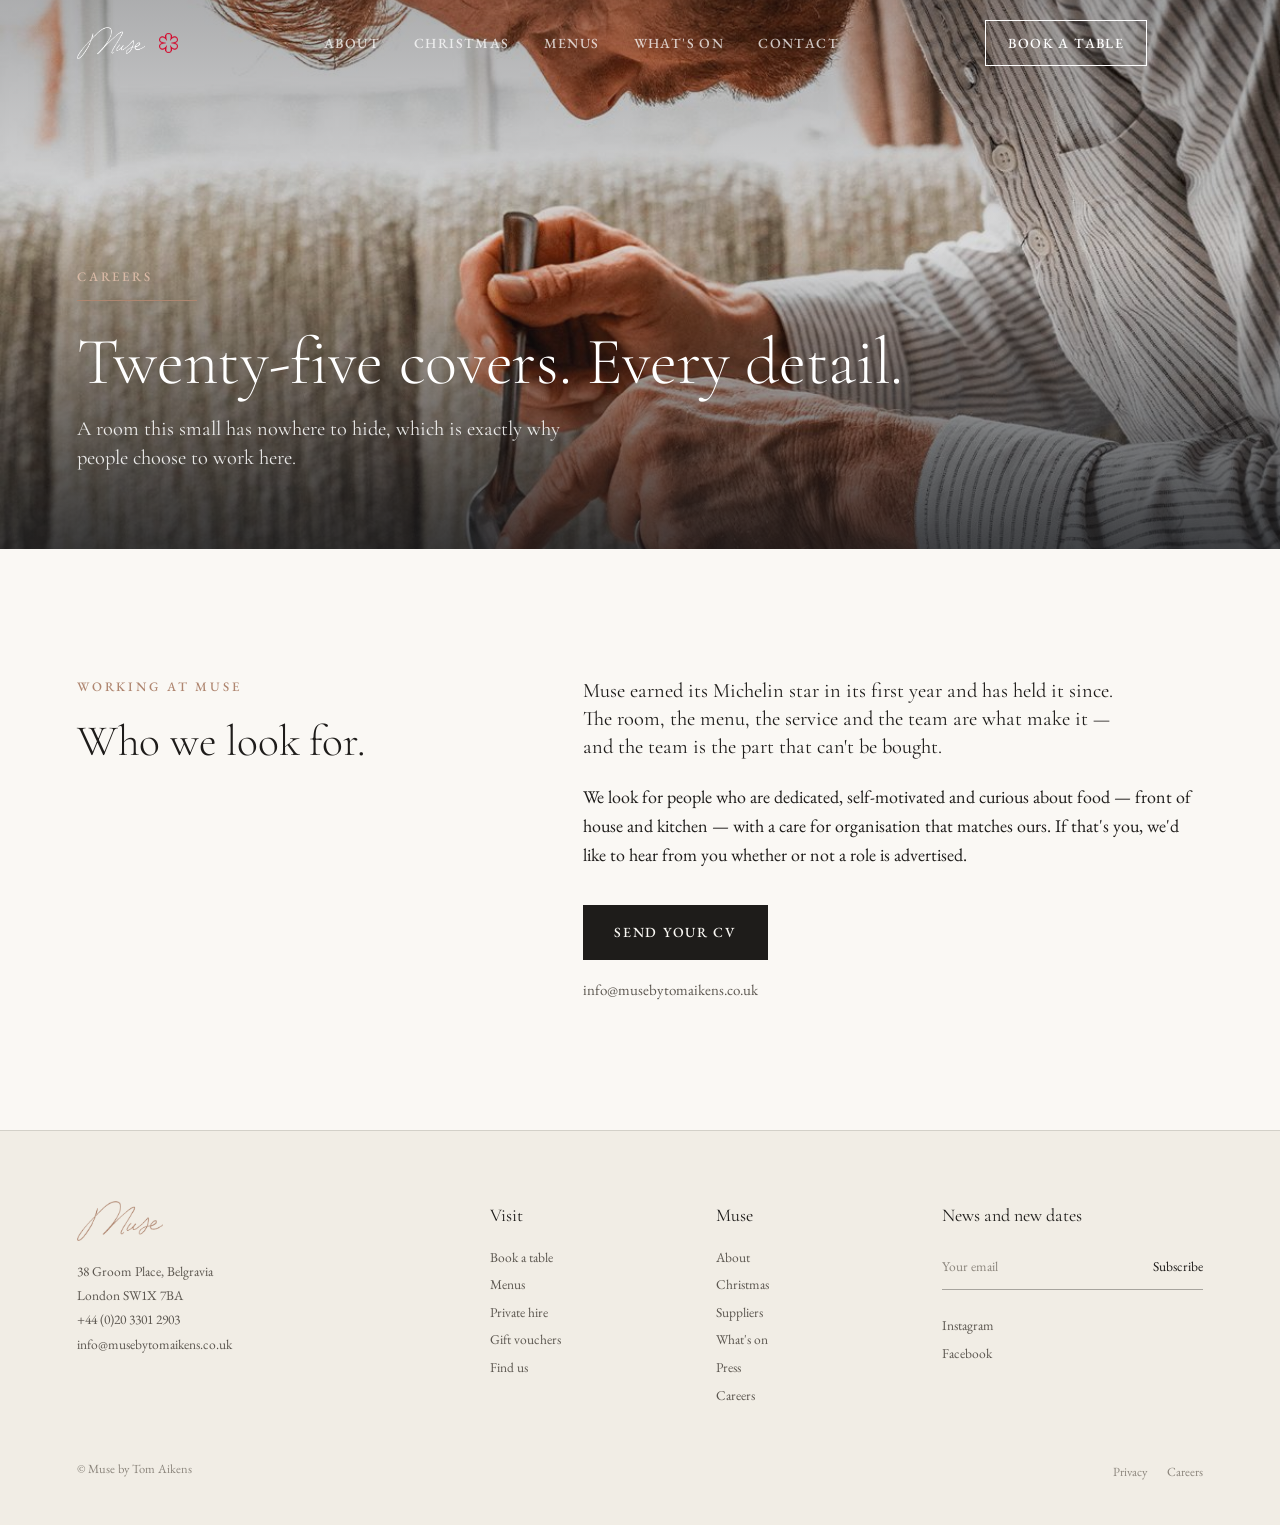
<file: careers.html>
<!DOCTYPE html>
<html lang="en-GB">
<head>
<meta charset="utf-8">
<meta name="viewport" content="width=device-width, initial-scale=1">
<title>Careers — Muse by Tom Aikens</title>
<meta name="description" content="Join the team at Muse by Tom Aikens, a Michelin-starred 25-cover restaurant in Belgravia. Send your CV to info@musebytomaikens.co.uk.">
<link rel="canonical" href="https://musebytomaikens.co.uk/careers.html">
<meta property="og:type" content="website">
<meta property="og:site_name" content="Muse by Tom Aikens">
<meta property="og:title" content="Careers — Muse by Tom Aikens">
<meta property="og:description" content="Join the team at Muse by Tom Aikens, a Michelin-starred 25-cover restaurant in Belgravia. Send your CV to info@musebytomaikens.co.uk.">
<meta property="og:url" content="https://musebytomaikens.co.uk/careers.html">
<meta property="og:image" content="https://musebytomaikens.co.uk/img/kitchen-counter.jpg">
<meta name="twitter:card" content="summary_large_image">
<meta name="theme-color" content="#FAF8F4">

<link rel="icon" href="img/logo.png">
<link rel="preconnect" href="https://fonts.googleapis.com">
<link rel="preconnect" href="https://fonts.gstatic.com" crossorigin>
<link href="https://fonts.googleapis.com/css2?family=Cormorant+Garamond:ital,wght@0,300;0,400;0,500;1,300;1,400&family=EB+Garamond:ital,wght@0,400;0,500;1,400&display=swap" rel="stylesheet">
<link rel="stylesheet" href="css/site.css?v=24">
</head>
<body>
<a class="sr" href="#main">Skip to content</a>
<header class="nav" id="nav">
  <a href="index.html" class="brand"><img src="img/logo.png" alt="Muse by Tom Aikens" class="logo"><img src="img/michelin.png" alt="One Michelin star" class="star-mark" title="One Michelin star"></a>
  <nav class="navlinks" aria-label="Main"><a href="about.html">About</a><a href="christmas.html">Christmas</a><a href="menus.html">Menus</a><a href="whats-on.html">What's On</a><a href="contact.html">Contact</a></nav>
  <div class="nav-right">
    <a class="book" href="https://www.sevenrooms.com/reservations/musebytomaikens" target="_blank" rel="noopener">Book a table</a>
    <button class="burger" id="open" aria-label="Open menu"><span></span><span></span><span></span></button>
  </div>
</header>
<div class="drawer" id="drawer">
  <button class="close" id="close">Close</button>
  <div class="dr-links">
    <a href="index.html" data-img="img/kitchen-counter.jpg">Home</a>
    <a href="about.html" data-img="img/tom.jpg">About</a>
    <a href="christmas.html" data-img="img/dining-area.jpg">Christmas</a>
    <a href="menus.html" data-img="img/img1.jpg">Menus</a>
    <a href="whats-on.html" data-img="img/culinary-creators.jpg">What's On</a>
    <a href="private-hire.html" data-img="img/private-party-1.jpg">Private Hire</a>
    <a href="suppliers.html" data-img="img/our-suppliers.jpg">Suppliers</a>
    <a href="gallery.html" data-img="img/dining-area.jpg">Gallery</a>
    <a href="press.html" data-img="img/drinks-cab.jpg">Press</a>
    <a href="contact.html" data-img="img/muse-building.jpg">Contact</a>
    <a href="https://musebytomaikens.vouchable.co.uk" target="_blank" rel="noopener" data-img="img/img2.jpg">Gift vouchers</a>
    <a class="book" href="https://www.sevenrooms.com/reservations/musebytomaikens" target="_blank" rel="noopener">Book a table</a>
  </div>
  <div class="dr-side">
    <div class="dr-pic"><img src="img/kitchen-counter.jpg" alt="" id="drimg"></div>
    <div class="dr-meta">
      <div><h4>Find us</h4>38 Groom Place, Belgravia<br>London SW1X 7BA<br><a href="tel:+442033012903">+44 (0)20 3301 2903</a></div>
      <div><h4>Hours</h4>Lunch Wed – Sat, 12.30 – 1.30pm<br>Dinner Tue – Sat, 6.00 – 8.00pm<br>Closed Sunday and Monday</div>
      <div><h4>Follow</h4><a href="https://www.instagram.com/musebytomaikens" target="_blank" rel="noopener">Instagram</a><br><a href="https://www.facebook.com/Muse-by-Tom-Aikens-106260100800055" target="_blank" rel="noopener">Facebook</a></div>
    </div>
  </div>
  <div class="foot">38 Groom Place, Belgravia &nbsp;·&nbsp; +44 (0)20 3301 2903</div>
</div>
<main id="main">
<section class="page-hero">
  <div class="ph plx" data-plx="20"><img src="img/img2.jpg" alt="Tom Aikens plating at the pass"></div>
  <div class="inner">
    <div class="chapter">Careers</div>
    <h1>Twenty-five covers. Every detail.</h1>
    <p class="lede">A room this small has nowhere to hide, which is exactly why people choose to work here.</p>
  </div>
</section>

<section>
  <div class="grid g-2">
    <div><div class="chapter">Working at Muse</div><h2>Who we look for.</h2></div>
    <div>
      <p class="lede">Muse earned its Michelin star in its first year and has held it since. The room, the menu, the service and the team are what make it — and the team is the part that can't be bought.</p>
      <p style="margin-top:1.2em">We look for people who are dedicated, self-motivated and curious about food — front of house and kitchen — with a care for organisation that matches ours. If that's you, we'd like to hear from you whether or not a role is advertised.</p>
      <div class="cta"><a class="btn solid" href="mailto:info@musebytomaikens.co.uk?subject=Working%20at%20Muse">Send your CV</a></div>
      <p class="small mute" style="margin-top:18px">info@musebytomaikens.co.uk</p>
    </div>
  </div>
</section>
</main>
<footer>
  <div class="foot-grid">
    <div>
      <img src="img/logo.png" alt="Muse by Tom Aikens" class="logo" style="height:40px;margin-bottom:18px">
      <address>38 Groom Place, Belgravia<br>London SW1X 7BA<br><a href="tel:+442033012903">+44 (0)20 3301 2903</a><br><a href="mailto:info@musebytomaikens.co.uk">info@musebytomaikens.co.uk</a></address>
    </div>
    <div>
      <h4>Visit</h4>
      <nav><a href="https://www.sevenrooms.com/reservations/musebytomaikens" target="_blank" rel="noopener">Book a table</a><a href="menus.html">Menus</a><a href="private-hire.html">Private hire</a><a href="https://musebytomaikens.vouchable.co.uk" target="_blank" rel="noopener">Gift vouchers</a><a href="contact.html">Find us</a></nav>
    </div>
    <div>
      <h4>Muse</h4>
      <nav><a href="about.html">About</a><a href="christmas.html">Christmas</a><a href="suppliers.html">Suppliers</a><a href="whats-on.html">What's on</a><a href="press.html">Press</a><a href="careers.html">Careers</a></nav>
    </div>
    <div>
      <h4>News and new dates</h4>
      <form class="news"><label class="sr" for="em">Email</label><input id="em" type="email" placeholder="Your email" required><button type="submit">Subscribe</button></form>
      <nav style="margin-top:22px"><a href="https://www.instagram.com/musebytomaikens" target="_blank" rel="noopener">Instagram</a><a href="https://www.facebook.com/Muse-by-Tom-Aikens-106260100800055" target="_blank" rel="noopener">Facebook</a></nav>
    </div>
  </div>
  <div class="foot-bot">
    <div>© Muse by Tom Aikens</div>
    <nav><a href="privacy.html">Privacy</a><a href="careers.html">Careers</a></nav>
  </div>
</footer>
<script src="js/site.js?v=25"></script>
</body>
</html>
</file>
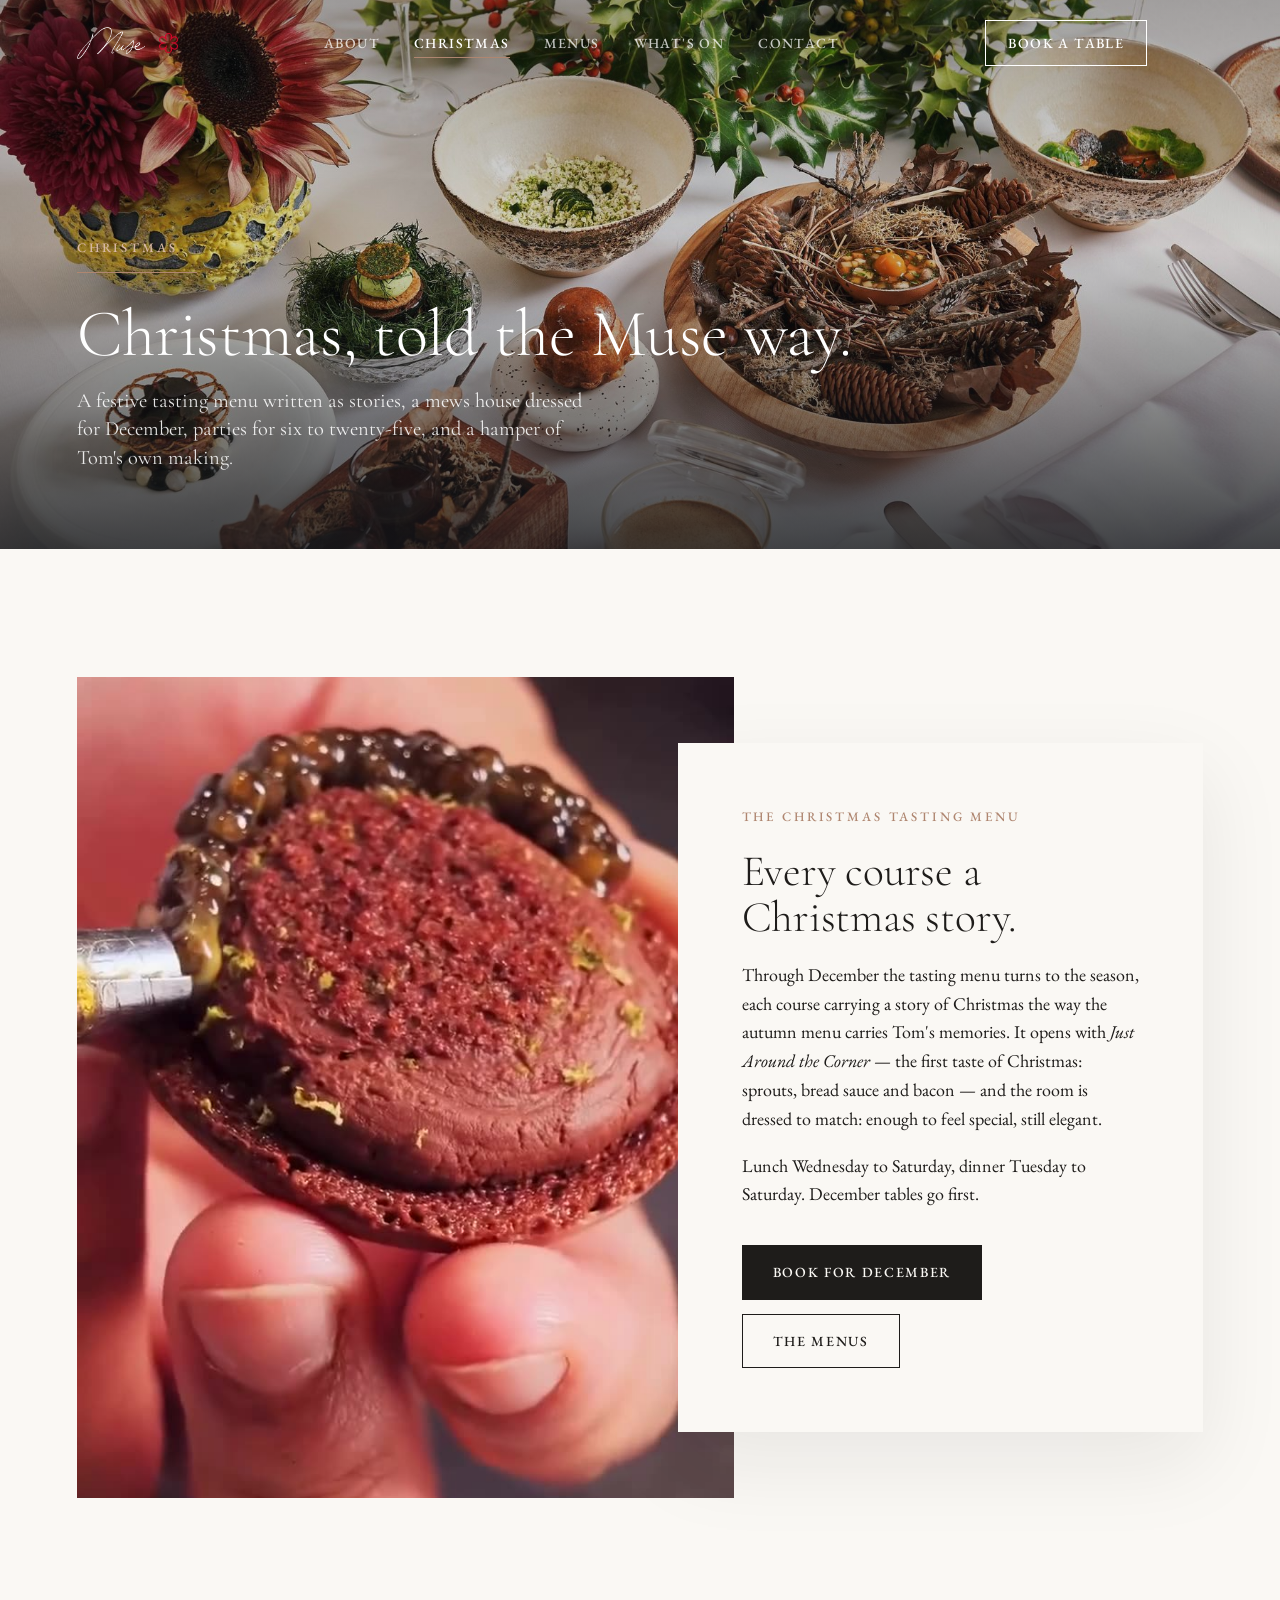
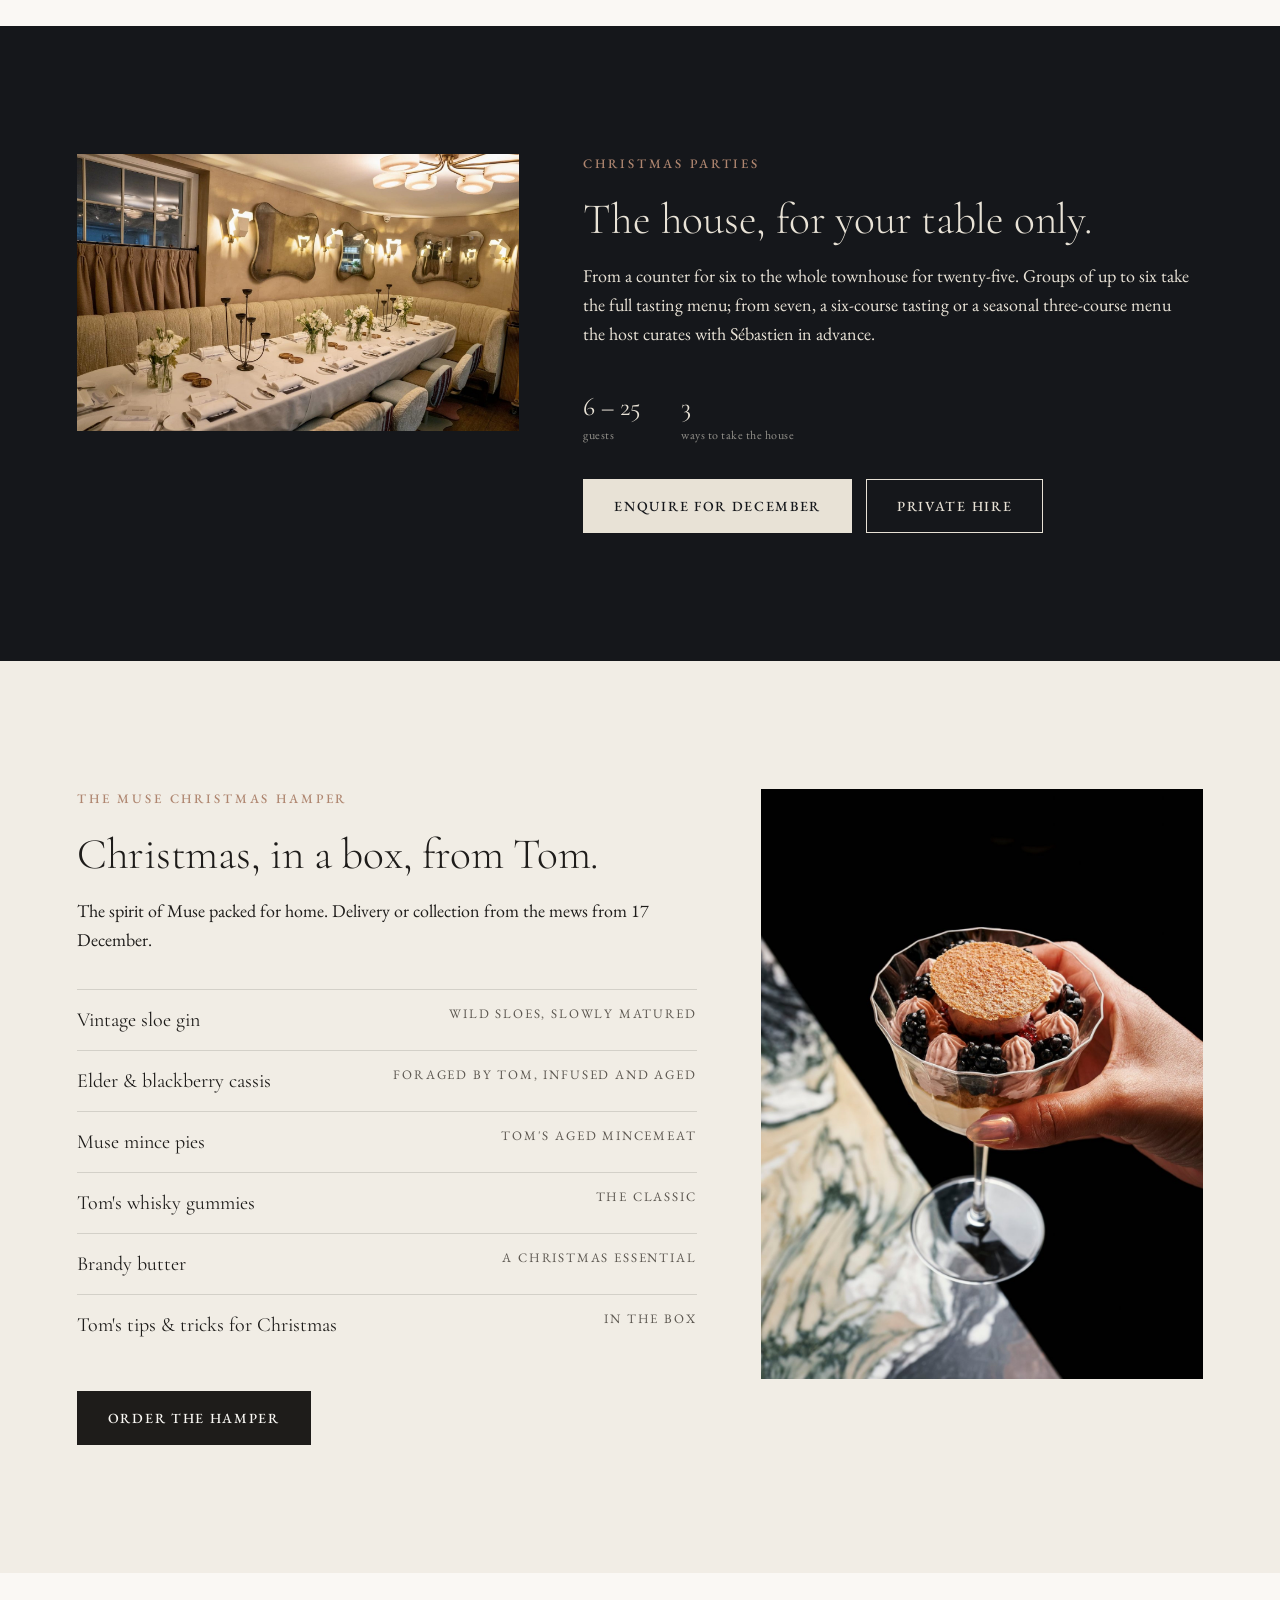
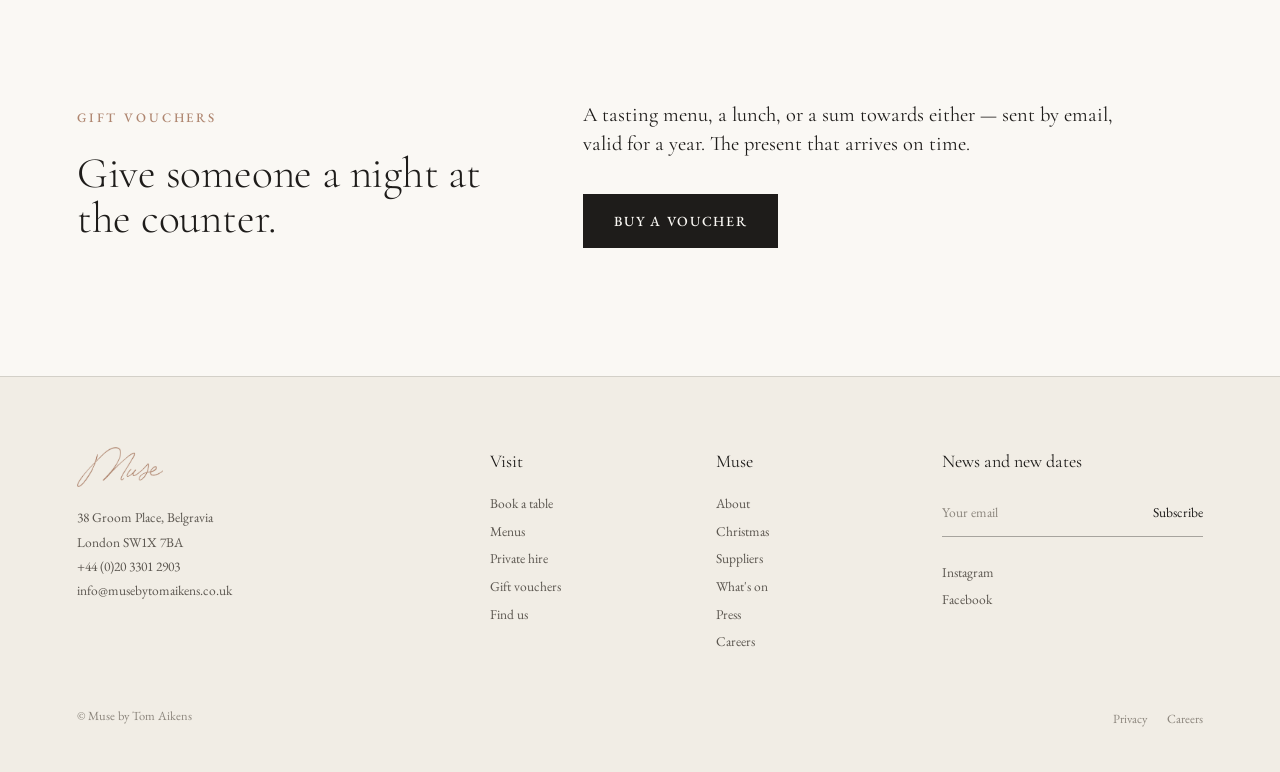
<file: christmas.html>
<!DOCTYPE html>
<html lang="en-GB">
<head>
<meta charset="utf-8">
<meta name="viewport" content="width=device-width, initial-scale=1">
<title>Christmas at Muse — Muse by Tom Aikens</title>
<meta name="description" content="Christmas at Muse by Tom Aikens: a festive tasting menu told in stories, Christmas parties for 6 to 25 in a Belgravia mews house, the Muse Christmas Hamper, and gift vouchers.">
<link rel="canonical" href="https://musebytomaikens.co.uk/christmas.html">
<meta property="og:type" content="website">
<meta property="og:site_name" content="Muse by Tom Aikens">
<meta property="og:title" content="Christmas at Muse — Muse by Tom Aikens">
<meta property="og:description" content="Christmas at Muse by Tom Aikens: a festive tasting menu told in stories, Christmas parties for 6 to 25 in a Belgravia mews house, the Muse Christmas Hamper, and gift vouchers.">
<meta property="og:url" content="https://musebytomaikens.co.uk/christmas.html">
<meta property="og:image" content="https://musebytomaikens.co.uk/img/xmas-table.jpg">
<meta name="twitter:card" content="summary_large_image">
<meta name="theme-color" content="#FAF8F4">

<link rel="icon" href="img/logo.png">
<link rel="preconnect" href="https://fonts.googleapis.com">
<link rel="preconnect" href="https://fonts.gstatic.com" crossorigin>
<link href="https://fonts.googleapis.com/css2?family=Cormorant+Garamond:ital,wght@0,300;0,400;0,500;1,300;1,400&family=EB+Garamond:ital,wght@0,400;0,500;1,400&display=swap" rel="stylesheet">
<link rel="stylesheet" href="css/site.css?v=24">
</head>
<body>
<a class="sr" href="#main">Skip to content</a>
<header class="nav" id="nav">
  <a href="index.html" class="brand"><img src="img/logo.png" alt="Muse by Tom Aikens" class="logo"><img src="img/michelin.png" alt="One Michelin star" class="star-mark" title="One Michelin star"></a>
  <nav class="navlinks" aria-label="Main"><a href="about.html">About</a><a href="christmas.html" class=on>Christmas</a><a href="menus.html">Menus</a><a href="whats-on.html">What's On</a><a href="contact.html">Contact</a></nav>
  <div class="nav-right">
    <a class="book" href="https://www.sevenrooms.com/reservations/musebytomaikens" target="_blank" rel="noopener">Book a table</a>
    <button class="burger" id="open" aria-label="Open menu"><span></span><span></span><span></span></button>
  </div>
</header>
<div class="drawer" id="drawer">
  <button class="close" id="close">Close</button>
  <div class="dr-links">
    <a href="index.html" data-img="img/kitchen-counter.jpg">Home</a>
    <a href="about.html" data-img="img/tom.jpg">About</a>
    <a href="christmas.html" data-img="img/dining-area.jpg">Christmas</a>
    <a href="menus.html" data-img="img/img1.jpg">Menus</a>
    <a href="whats-on.html" data-img="img/culinary-creators.jpg">What's On</a>
    <a href="private-hire.html" data-img="img/private-party-1.jpg">Private Hire</a>
    <a href="suppliers.html" data-img="img/our-suppliers.jpg">Suppliers</a>
    <a href="gallery.html" data-img="img/dining-area.jpg">Gallery</a>
    <a href="press.html" data-img="img/drinks-cab.jpg">Press</a>
    <a href="contact.html" data-img="img/muse-building.jpg">Contact</a>
    <a href="https://musebytomaikens.vouchable.co.uk" target="_blank" rel="noopener" data-img="img/img2.jpg">Gift vouchers</a>
    <a class="book" href="https://www.sevenrooms.com/reservations/musebytomaikens" target="_blank" rel="noopener">Book a table</a>
  </div>
  <div class="dr-side">
    <div class="dr-pic"><img src="img/kitchen-counter.jpg" alt="" id="drimg"></div>
    <div class="dr-meta">
      <div><h4>Find us</h4>38 Groom Place, Belgravia<br>London SW1X 7BA<br><a href="tel:+442033012903">+44 (0)20 3301 2903</a></div>
      <div><h4>Hours</h4>Lunch Wed – Sat, 12.30 – 1.30pm<br>Dinner Tue – Sat, 6.00 – 8.00pm<br>Closed Sunday and Monday</div>
      <div><h4>Follow</h4><a href="https://www.instagram.com/musebytomaikens" target="_blank" rel="noopener">Instagram</a><br><a href="https://www.facebook.com/Muse-by-Tom-Aikens-106260100800055" target="_blank" rel="noopener">Facebook</a></div>
    </div>
  </div>
  <div class="foot">38 Groom Place, Belgravia &nbsp;·&nbsp; +44 (0)20 3301 2903</div>
</div>
<main id="main">
<section class="page-hero">
  <div class="ph plx" data-plx="20"><img src="img/xmas-table.jpg" alt="The Christmas table at Muse"></div>
  <div class="inner">
    <div class="chapter">Christmas</div>
    <h1>Christmas, told the Muse way.</h1>
    <p class="lede">A festive tasting menu written as stories, a mews house dressed for December, parties for six to twenty-five, and a hamper of Tom's own making.</p>
  </div>
</section>

<section>
  <div class="overlap">
    <div class="ph big vid"><video muted loop playsinline autoplay webkit-playsinline preload="auto" poster="img/xmas-poster.jpg"><source src="img/xmas.mp4" type="video/mp4"></video></div>
    <div class="text">
      <div class="chapter">The Christmas tasting menu</div>
      <h2>Every course a Christmas story.</h2>
      <p style="margin-top:20px">Through December the tasting menu turns to the season, each course carrying a story of Christmas the way the autumn menu carries Tom's memories. It opens with <i>Just Around the Corner</i> — the first taste of Christmas: sprouts, bread sauce and bacon — and the room is dressed to match: enough to feel special, still elegant.</p>
      <p style="margin-top:1em">Lunch Wednesday to Saturday, dinner Tuesday to Saturday. December tables go first.</p>
      <div class="cta"><a class="btn solid" href="https://www.sevenrooms.com/reservations/musebytomaikens" target="_blank" rel="noopener">Book for December</a><a class="btn" href="menus.html">The menus</a></div>
    </div>
  </div>
</section>

<section class="dark">
  <div class="grid g-2">
    <div class="ph reveal wide" ><img src="img/private-party-1.jpg" alt="The dining room set for a Christmas party" loading="lazy"></div>
    <div>
      <div class="chapter">Christmas parties</div>
      <h2>The house, for your table only.</h2>
      <p style="margin-top:20px">From a counter for six to the whole townhouse for twenty-five. Groups of up to six take the full tasting menu; from seven, a six-course tasting or a seasonal three-course menu the host curates with Sébastien in advance.</p>
      <div class="facts"><div>6 – 25<small>guests</small></div><div>3<small>ways to take the house</small></div></div>
      <div class="cta"><a class="btn solid" href="mailto:info@musebytomaikens.co.uk?subject=Christmas%20party%20at%20Muse">Enquire for December</a><a class="btn" href="private-hire.html">Private hire</a></div>
    </div>
  </div>
</section>

<section class="tint">
  <div class="grid g-21">
    <div>
      <div class="chapter">The Muse Christmas Hamper</div>
      <h2>Christmas, in a box, from Tom.</h2>
      <p style="margin-top:20px">The spirit of Muse packed for home. Delivery or collection from the mews from 17 December.</p>
      <div class="index" style="columns:1;margin-top:34px">
        <div><b>Vintage sloe gin</b><i>wild sloes, slowly matured</i></div>
        <div><b>Elder &amp; blackberry cassis</b><i>foraged by Tom, infused and aged</i></div>
        <div><b>Muse mince pies</b><i>Tom's aged mincemeat</i></div>
        <div><b>Tom's whisky gummies</b><i>the classic</i></div>
        <div><b>Brandy butter</b><i>a Christmas essential</i></div>
        <div><b>Tom's tips &amp; tricks for Christmas</b><i>in the box</i></div>
      </div>
      <div class="cta"><a class="btn solid" href="https://tomaikens.co.uk/?p=20029" target="_blank" rel="noopener">Order the hamper</a></div>
    </div>
    <div class="ph reveal tall" ><img src="img/trifle.jpg" alt="Blackberry trifle in a coupe" loading="lazy"></div>
  </div>
</section>

<section>
  <div class="grid g-2" style="align-items:center">
    <div><div class="chapter">Gift vouchers</div><h2>Give someone a night at the counter.</h2></div>
    <div><p class="lede">A tasting menu, a lunch, or a sum towards either — sent by email, valid for a year. The present that arrives on time.</p><div class="cta"><a class="btn solid" href="https://musebytomaikens.vouchable.co.uk" target="_blank" rel="noopener">Buy a voucher</a></div></div>
  </div>
</section>
</main>
<footer>
  <div class="foot-grid">
    <div>
      <img src="img/logo.png" alt="Muse by Tom Aikens" class="logo" style="height:40px;margin-bottom:18px">
      <address>38 Groom Place, Belgravia<br>London SW1X 7BA<br><a href="tel:+442033012903">+44 (0)20 3301 2903</a><br><a href="mailto:info@musebytomaikens.co.uk">info@musebytomaikens.co.uk</a></address>
    </div>
    <div>
      <h4>Visit</h4>
      <nav><a href="https://www.sevenrooms.com/reservations/musebytomaikens" target="_blank" rel="noopener">Book a table</a><a href="menus.html">Menus</a><a href="private-hire.html">Private hire</a><a href="https://musebytomaikens.vouchable.co.uk" target="_blank" rel="noopener">Gift vouchers</a><a href="contact.html">Find us</a></nav>
    </div>
    <div>
      <h4>Muse</h4>
      <nav><a href="about.html">About</a><a href="christmas.html">Christmas</a><a href="suppliers.html">Suppliers</a><a href="whats-on.html">What's on</a><a href="press.html">Press</a><a href="careers.html">Careers</a></nav>
    </div>
    <div>
      <h4>News and new dates</h4>
      <form class="news"><label class="sr" for="em">Email</label><input id="em" type="email" placeholder="Your email" required><button type="submit">Subscribe</button></form>
      <nav style="margin-top:22px"><a href="https://www.instagram.com/musebytomaikens" target="_blank" rel="noopener">Instagram</a><a href="https://www.facebook.com/Muse-by-Tom-Aikens-106260100800055" target="_blank" rel="noopener">Facebook</a></nav>
    </div>
  </div>
  <div class="foot-bot">
    <div>© Muse by Tom Aikens</div>
    <nav><a href="privacy.html">Privacy</a><a href="careers.html">Careers</a></nav>
  </div>
</footer>
<script src="js/site.js?v=25"></script>
</body>
</html>
</file>
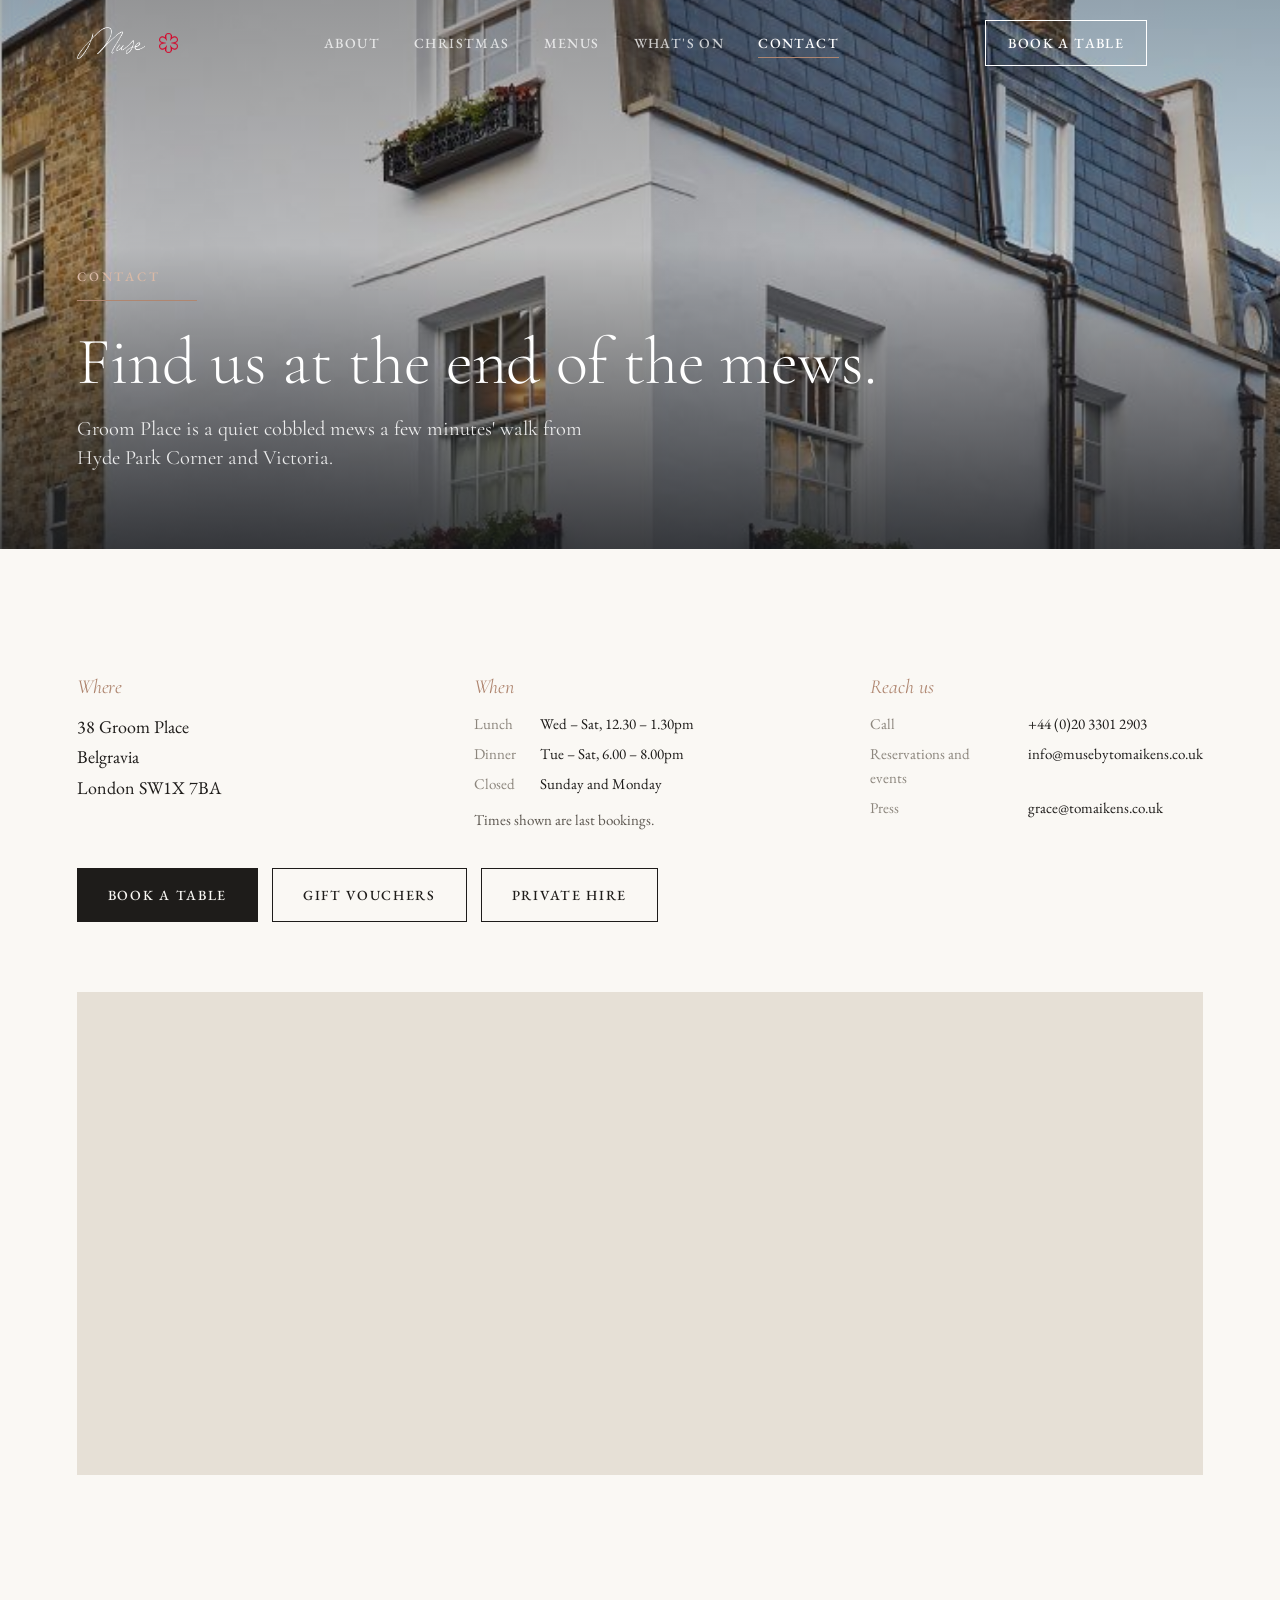
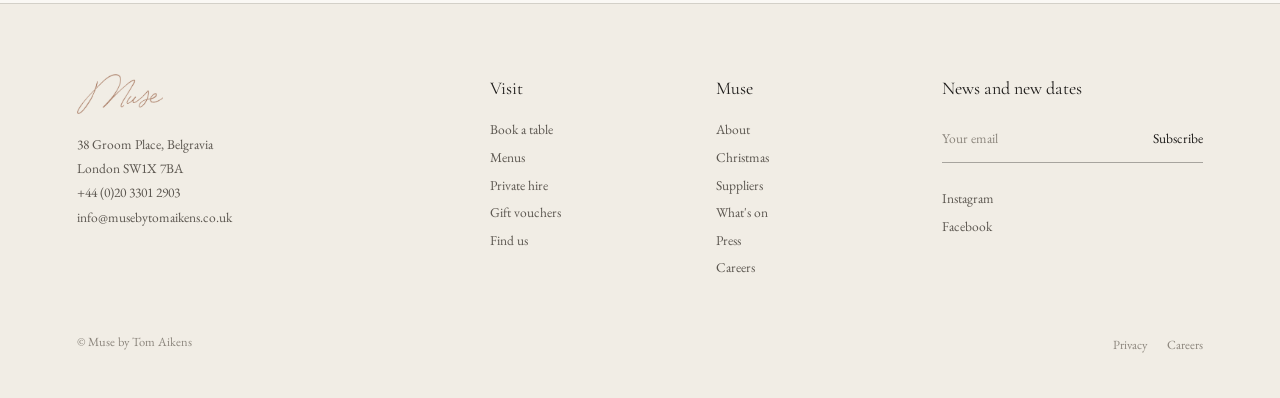
<file: contact.html>
<!DOCTYPE html>
<html lang="en-GB">
<head>
<meta charset="utf-8">
<meta name="viewport" content="width=device-width, initial-scale=1">
<title>Contact — Muse by Tom Aikens</title>
<meta name="description" content="Muse by Tom Aikens, 38 Groom Place, Belgravia, London SW1X 7BA. Open for lunch Wednesday to Saturday and dinner Tuesday to Saturday.">
<link rel="canonical" href="https://musebytomaikens.co.uk/contact.html">
<meta property="og:type" content="website">
<meta property="og:site_name" content="Muse by Tom Aikens">
<meta property="og:title" content="Contact — Muse by Tom Aikens">
<meta property="og:description" content="Muse by Tom Aikens, 38 Groom Place, Belgravia, London SW1X 7BA. Open for lunch Wednesday to Saturday and dinner Tuesday to Saturday.">
<meta property="og:url" content="https://musebytomaikens.co.uk/contact.html">
<meta property="og:image" content="https://musebytomaikens.co.uk/img/muse-building.jpg">
<meta name="twitter:card" content="summary_large_image">
<meta name="theme-color" content="#FAF8F4">
<script type="application/ld+json">{"@context":"https://schema.org","@type":"Restaurant","name":"Muse by Tom Aikens","url":"https://musebytomaikens.co.uk/","image":"https://musebytomaikens.co.uk/img/kitchen-counter.jpg","telephone":"+44 20 3301 2903","email":"info@musebytomaikens.co.uk","priceRange":"££££","servesCuisine":"Modern British","address":{"@type":"PostalAddress","streetAddress":"38 Groom Place","addressLocality":"London","addressRegion":"Belgravia","postalCode":"SW1X 7BA","addressCountry":"GB"},"geo":{"@type":"GeoCoordinates","latitude":51.4997,"longitude":-0.1509},"openingHoursSpecification":[{"@type":"OpeningHoursSpecification","dayOfWeek":["Wednesday","Thursday","Friday","Saturday"],"opens":"12:30","closes":"13:30"},{"@type":"OpeningHoursSpecification","dayOfWeek":["Tuesday","Wednesday","Thursday","Friday","Saturday"],"opens":"18:00","closes":"20:00"}],"acceptsReservations":"https://www.sevenrooms.com/reservations/musebytomaikens","founder":{"@type":"Person","name":"Tom Aikens"},"award":["Michelin star","Five AA Rosettes"],"sameAs":["https://www.instagram.com/musebytomaikens","https://www.facebook.com/Muse-by-Tom-Aikens-106260100800055"]}</script>
<link rel="icon" href="img/logo.png">
<link rel="preconnect" href="https://fonts.googleapis.com">
<link rel="preconnect" href="https://fonts.gstatic.com" crossorigin>
<link href="https://fonts.googleapis.com/css2?family=Cormorant+Garamond:ital,wght@0,300;0,400;0,500;1,300;1,400&family=EB+Garamond:ital,wght@0,400;0,500;1,400&display=swap" rel="stylesheet">
<link rel="stylesheet" href="css/site.css?v=24">
</head>
<body>
<a class="sr" href="#main">Skip to content</a>
<header class="nav" id="nav">
  <a href="index.html" class="brand"><img src="img/logo.png" alt="Muse by Tom Aikens" class="logo"><img src="img/michelin.png" alt="One Michelin star" class="star-mark" title="One Michelin star"></a>
  <nav class="navlinks" aria-label="Main"><a href="about.html">About</a><a href="christmas.html">Christmas</a><a href="menus.html">Menus</a><a href="whats-on.html">What's On</a><a href="contact.html" class=on>Contact</a></nav>
  <div class="nav-right">
    <a class="book" href="https://www.sevenrooms.com/reservations/musebytomaikens" target="_blank" rel="noopener">Book a table</a>
    <button class="burger" id="open" aria-label="Open menu"><span></span><span></span><span></span></button>
  </div>
</header>
<div class="drawer" id="drawer">
  <button class="close" id="close">Close</button>
  <div class="dr-links">
    <a href="index.html" data-img="img/kitchen-counter.jpg">Home</a>
    <a href="about.html" data-img="img/tom.jpg">About</a>
    <a href="christmas.html" data-img="img/dining-area.jpg">Christmas</a>
    <a href="menus.html" data-img="img/img1.jpg">Menus</a>
    <a href="whats-on.html" data-img="img/culinary-creators.jpg">What's On</a>
    <a href="private-hire.html" data-img="img/private-party-1.jpg">Private Hire</a>
    <a href="suppliers.html" data-img="img/our-suppliers.jpg">Suppliers</a>
    <a href="gallery.html" data-img="img/dining-area.jpg">Gallery</a>
    <a href="press.html" data-img="img/drinks-cab.jpg">Press</a>
    <a href="contact.html" data-img="img/muse-building.jpg">Contact</a>
    <a href="https://musebytomaikens.vouchable.co.uk" target="_blank" rel="noopener" data-img="img/img2.jpg">Gift vouchers</a>
    <a class="book" href="https://www.sevenrooms.com/reservations/musebytomaikens" target="_blank" rel="noopener">Book a table</a>
  </div>
  <div class="dr-side">
    <div class="dr-pic"><img src="img/kitchen-counter.jpg" alt="" id="drimg"></div>
    <div class="dr-meta">
      <div><h4>Find us</h4>38 Groom Place, Belgravia<br>London SW1X 7BA<br><a href="tel:+442033012903">+44 (0)20 3301 2903</a></div>
      <div><h4>Hours</h4>Lunch Wed – Sat, 12.30 – 1.30pm<br>Dinner Tue – Sat, 6.00 – 8.00pm<br>Closed Sunday and Monday</div>
      <div><h4>Follow</h4><a href="https://www.instagram.com/musebytomaikens" target="_blank" rel="noopener">Instagram</a><br><a href="https://www.facebook.com/Muse-by-Tom-Aikens-106260100800055" target="_blank" rel="noopener">Facebook</a></div>
    </div>
  </div>
  <div class="foot">38 Groom Place, Belgravia &nbsp;·&nbsp; +44 (0)20 3301 2903</div>
</div>
<main id="main">
<section class="page-hero">
  <div class="ph plx" data-plx="20"><img src="img/muse-building.jpg" alt="Groom Place"></div>
  <div class="inner">
    <div class="chapter">Contact</div>
    <h1>Find us at the end of the mews.</h1>
    <p class="lede">Groom Place is a quiet cobbled mews a few minutes' walk from Hyde Park Corner and Victoria.</p>
  </div>
</section>

<section>
  <div class="grid g-3">
    <div><h3 style="font-style:italic;color:var(--copper);font-size:20px;margin-bottom:14px">Where</h3><address style="font-style:normal;line-height:1.7">38 Groom Place<br>Belgravia<br>London SW1X 7BA</address></div>
    <div><h3 style="font-style:italic;color:var(--copper);font-size:20px;margin-bottom:14px">When</h3><dl class="spec"><dt>Lunch</dt><dd>Wed – Sat, 12.30 – 1.30pm</dd><dt>Dinner</dt><dd>Tue – Sat, 6.00 – 8.00pm</dd><dt>Closed</dt><dd>Sunday and Monday</dd></dl><p class="small mute" style="margin-top:12px">Times shown are last bookings.</p></div>
    <div><h3 style="font-style:italic;color:var(--copper);font-size:20px;margin-bottom:14px">Reach us</h3><dl class="spec"><dt>Call</dt><dd><a href="tel:+442033012903">+44 (0)20 3301 2903</a></dd><dt>Reservations and events</dt><dd><a href="mailto:info@musebytomaikens.co.uk">info@musebytomaikens.co.uk</a></dd><dt>Press</dt><dd><a href="mailto:grace@tomaikens.co.uk">grace@tomaikens.co.uk</a></dd></dl></div>
  </div>
  <div class="cta"><a class="btn solid" href="https://www.sevenrooms.com/reservations/musebytomaikens" target="_blank" rel="noopener">Book a table</a><a class="btn" href="https://musebytomaikens.vouchable.co.uk" target="_blank" rel="noopener">Gift vouchers</a><a class="btn" href="private-hire.html">Private hire</a></div>
  <div class="ph pano" style="margin-top:70px"><iframe title="Map of Muse, 38 Groom Place" src="https://www.google.com/maps?q=38+Groom+Place,+London+SW1X+7BA&output=embed" style="position:absolute;inset:0;width:100%;height:100%;border:0;filter:grayscale(1) contrast(.9)" loading="lazy"></iframe></div>
</section>
</main>
<footer>
  <div class="foot-grid">
    <div>
      <img src="img/logo.png" alt="Muse by Tom Aikens" class="logo" style="height:40px;margin-bottom:18px">
      <address>38 Groom Place, Belgravia<br>London SW1X 7BA<br><a href="tel:+442033012903">+44 (0)20 3301 2903</a><br><a href="mailto:info@musebytomaikens.co.uk">info@musebytomaikens.co.uk</a></address>
    </div>
    <div>
      <h4>Visit</h4>
      <nav><a href="https://www.sevenrooms.com/reservations/musebytomaikens" target="_blank" rel="noopener">Book a table</a><a href="menus.html">Menus</a><a href="private-hire.html">Private hire</a><a href="https://musebytomaikens.vouchable.co.uk" target="_blank" rel="noopener">Gift vouchers</a><a href="contact.html">Find us</a></nav>
    </div>
    <div>
      <h4>Muse</h4>
      <nav><a href="about.html">About</a><a href="christmas.html">Christmas</a><a href="suppliers.html">Suppliers</a><a href="whats-on.html">What's on</a><a href="press.html">Press</a><a href="careers.html">Careers</a></nav>
    </div>
    <div>
      <h4>News and new dates</h4>
      <form class="news"><label class="sr" for="em">Email</label><input id="em" type="email" placeholder="Your email" required><button type="submit">Subscribe</button></form>
      <nav style="margin-top:22px"><a href="https://www.instagram.com/musebytomaikens" target="_blank" rel="noopener">Instagram</a><a href="https://www.facebook.com/Muse-by-Tom-Aikens-106260100800055" target="_blank" rel="noopener">Facebook</a></nav>
    </div>
  </div>
  <div class="foot-bot">
    <div>© Muse by Tom Aikens</div>
    <nav><a href="privacy.html">Privacy</a><a href="careers.html">Careers</a></nav>
  </div>
</footer>
<script src="js/site.js?v=25"></script>
</body>
</html>
</file>
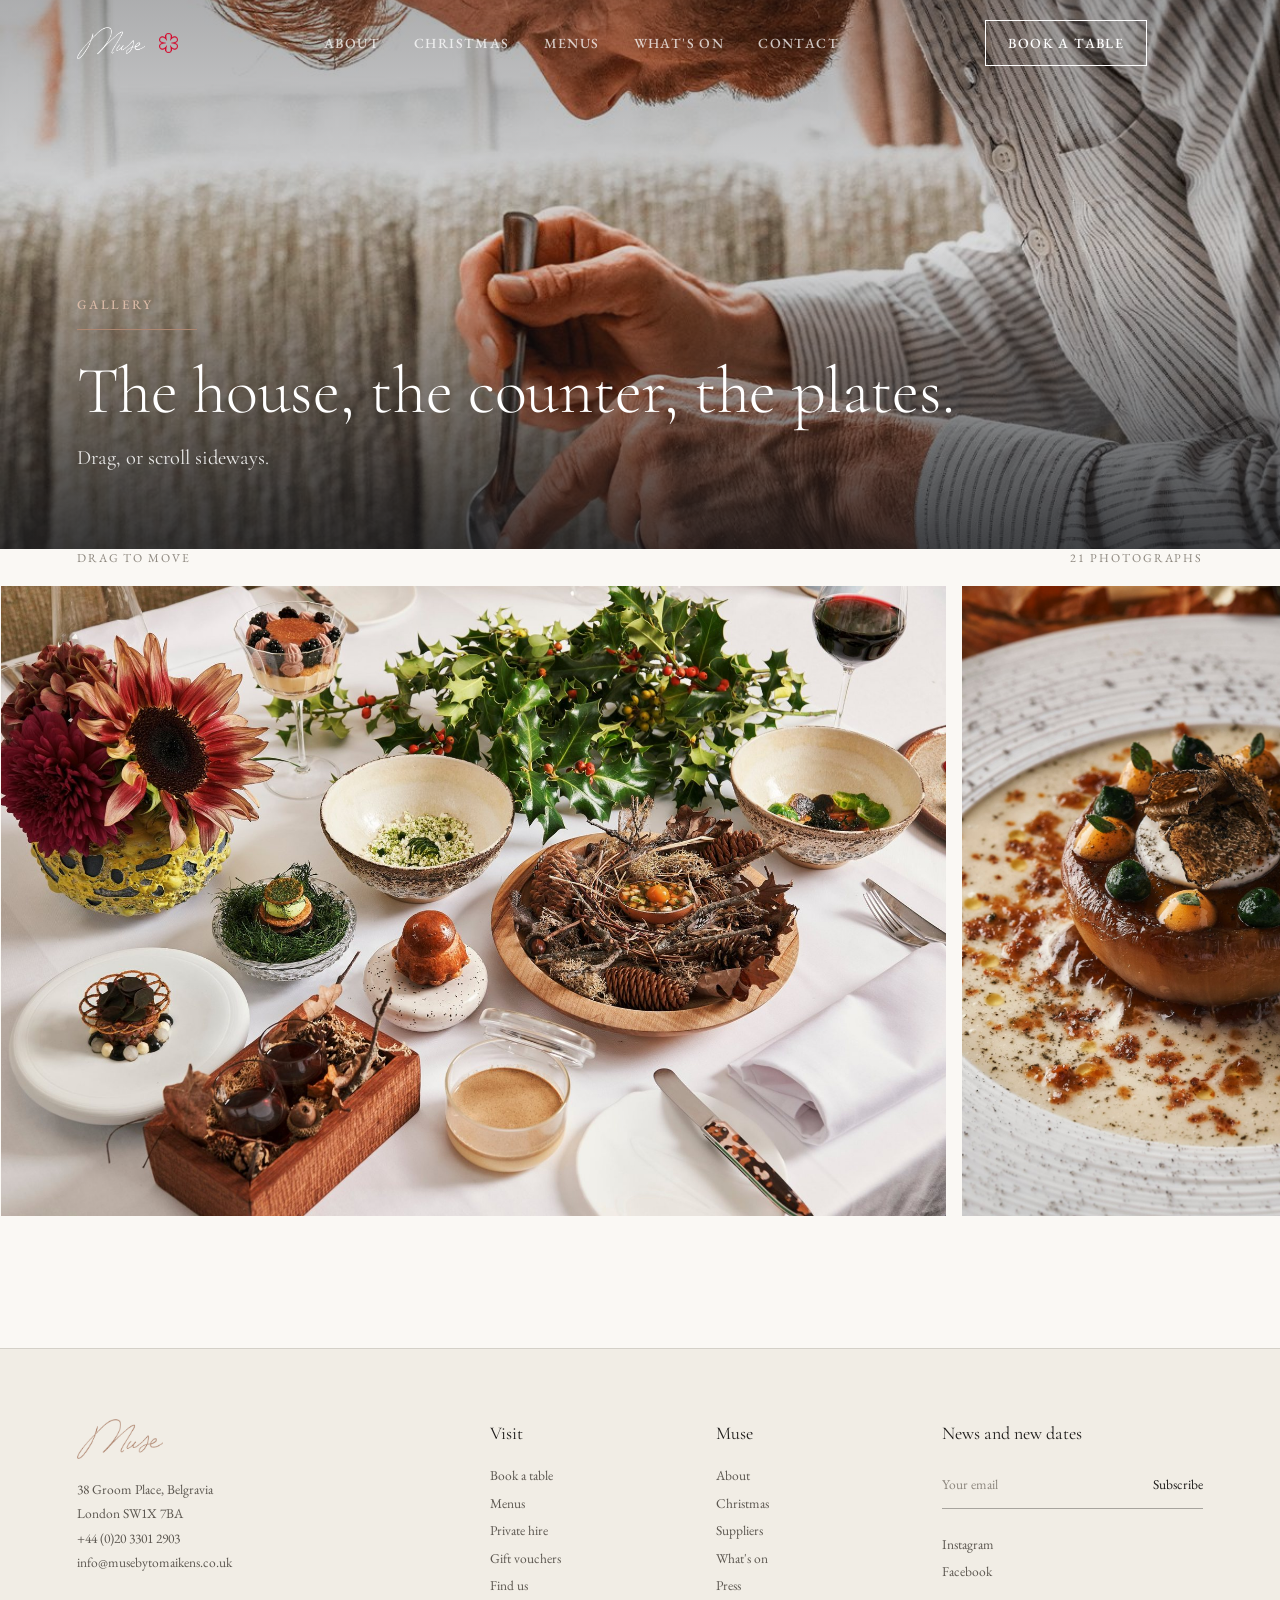
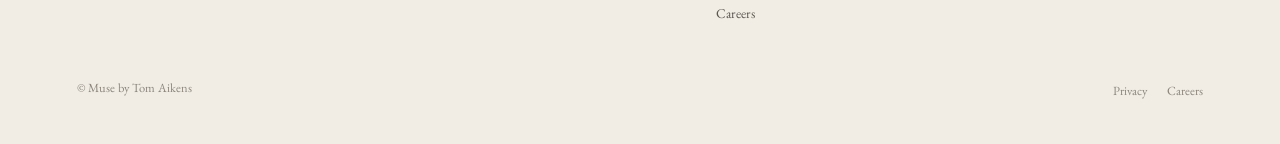
<file: gallery.html>
<!DOCTYPE html>
<html lang="en-GB">
<head>
<meta charset="utf-8">
<meta name="viewport" content="width=device-width, initial-scale=1">
<title>Gallery — Muse by Tom Aikens</title>
<meta name="description" content="Photographs of Muse by Tom Aikens: the mews house, the counter, the dining room and the food.">
<link rel="canonical" href="https://musebytomaikens.co.uk/gallery.html">
<meta property="og:type" content="website">
<meta property="og:site_name" content="Muse by Tom Aikens">
<meta property="og:title" content="Gallery — Muse by Tom Aikens">
<meta property="og:description" content="Photographs of Muse by Tom Aikens: the mews house, the counter, the dining room and the food.">
<meta property="og:url" content="https://musebytomaikens.co.uk/gallery.html">
<meta property="og:image" content="https://musebytomaikens.co.uk/img/dining-area.jpg">
<meta name="twitter:card" content="summary_large_image">
<meta name="theme-color" content="#FAF8F4">

<link rel="icon" href="img/logo.png">
<link rel="preconnect" href="https://fonts.googleapis.com">
<link rel="preconnect" href="https://fonts.gstatic.com" crossorigin>
<link href="https://fonts.googleapis.com/css2?family=Cormorant+Garamond:ital,wght@0,300;0,400;0,500;1,300;1,400&family=EB+Garamond:ital,wght@0,400;0,500;1,400&display=swap" rel="stylesheet">
<link rel="stylesheet" href="css/site.css?v=24">
</head>
<body>
<a class="sr" href="#main">Skip to content</a>
<header class="nav" id="nav">
  <a href="index.html" class="brand"><img src="img/logo.png" alt="Muse by Tom Aikens" class="logo"><img src="img/michelin.png" alt="One Michelin star" class="star-mark" title="One Michelin star"></a>
  <nav class="navlinks" aria-label="Main"><a href="about.html">About</a><a href="christmas.html">Christmas</a><a href="menus.html">Menus</a><a href="whats-on.html">What's On</a><a href="contact.html">Contact</a></nav>
  <div class="nav-right">
    <a class="book" href="https://www.sevenrooms.com/reservations/musebytomaikens" target="_blank" rel="noopener">Book a table</a>
    <button class="burger" id="open" aria-label="Open menu"><span></span><span></span><span></span></button>
  </div>
</header>
<div class="drawer" id="drawer">
  <button class="close" id="close">Close</button>
  <div class="dr-links">
    <a href="index.html" data-img="img/kitchen-counter.jpg">Home</a>
    <a href="about.html" data-img="img/tom.jpg">About</a>
    <a href="christmas.html" data-img="img/dining-area.jpg">Christmas</a>
    <a href="menus.html" data-img="img/img1.jpg">Menus</a>
    <a href="whats-on.html" data-img="img/culinary-creators.jpg">What's On</a>
    <a href="private-hire.html" data-img="img/private-party-1.jpg">Private Hire</a>
    <a href="suppliers.html" data-img="img/our-suppliers.jpg">Suppliers</a>
    <a href="gallery.html" data-img="img/dining-area.jpg">Gallery</a>
    <a href="press.html" data-img="img/drinks-cab.jpg">Press</a>
    <a href="contact.html" data-img="img/muse-building.jpg">Contact</a>
    <a href="https://musebytomaikens.vouchable.co.uk" target="_blank" rel="noopener" data-img="img/img2.jpg">Gift vouchers</a>
    <a class="book" href="https://www.sevenrooms.com/reservations/musebytomaikens" target="_blank" rel="noopener">Book a table</a>
  </div>
  <div class="dr-side">
    <div class="dr-pic"><img src="img/kitchen-counter.jpg" alt="" id="drimg"></div>
    <div class="dr-meta">
      <div><h4>Find us</h4>38 Groom Place, Belgravia<br>London SW1X 7BA<br><a href="tel:+442033012903">+44 (0)20 3301 2903</a></div>
      <div><h4>Hours</h4>Lunch Wed – Sat, 12.30 – 1.30pm<br>Dinner Tue – Sat, 6.00 – 8.00pm<br>Closed Sunday and Monday</div>
      <div><h4>Follow</h4><a href="https://www.instagram.com/musebytomaikens" target="_blank" rel="noopener">Instagram</a><br><a href="https://www.facebook.com/Muse-by-Tom-Aikens-106260100800055" target="_blank" rel="noopener">Facebook</a></div>
    </div>
  </div>
  <div class="foot">38 Groom Place, Belgravia &nbsp;·&nbsp; +44 (0)20 3301 2903</div>
</div>
<main id="main">
<section class="page-hero">
  <div class="ph plx" data-plx="20"><img src="img/img2.jpg" alt="Sauce at the table"></div>
  <div class="inner">
    <div class="chapter">Gallery</div>
    <h1>The house, the counter, the plates.</h1>
    <p class="lede">Drag, or scroll sideways.</p>
  </div>
</section>
<section class="strip-wrap"><div class="film-hint"><span>Drag to move</span><span>21 photographs</span></div><div class="filmstrip"><div class="ph wide"><img src="img/xmas-table.jpg" alt="The Christmas table" draggable="false"><span class="hshade"></span><span class="hc">The Christmas table</span></div><div class="ph tall"><img src="img/onion.jpg" alt="Onion, truffle, egg yolk" draggable="false"><span class="hshade"></span><span class="hc">Onion, truffle, egg yolk</span></div><div class="ph wide"><img src="img/kitchen-counter.jpg" alt="The counter" draggable="false"><span class="hshade"></span><span class="hc">The counter</span></div><div class="ph tall"><img src="img/venison.jpg" alt="Venison, beetroot, blackberry" draggable="false"><span class="hshade"></span><span class="hc">Venison, beetroot, blackberry</span></div><div class="ph wide"><img src="img/spread.jpg" alt="The autumn table" draggable="false"><span class="hshade"></span><span class="hc">The autumn table</span></div><div class="ph tall"><img src="img/turbot.jpg" alt="Turbot" draggable="false"><span class="hshade"></span><span class="hc">Turbot</span></div><div class="ph tall"><img src="img/tartare.jpg" alt="Venison tartare" draggable="false"><span class="hshade"></span><span class="hc">Venison tartare</span></div><div class="ph tall"><img src="img/scallop.jpg" alt="Scallop, hen of the woods" draggable="false"><span class="hshade"></span><span class="hc">Scallop, hen of the woods</span></div><div class="ph tall"><img src="img/trifle.jpg" alt="Blackberry trifle" draggable="false"><span class="hshade"></span><span class="hc">Blackberry trifle</span></div><div class="ph wide"><img src="img/img1.jpg" alt="Cod, courgette, nasturtium" draggable="false"><span class="hshade"></span><span class="hc">Cod, courgette, nasturtium</span></div><div class="ph tall"><img src="img/muse-building.jpg" alt="Groom Place" draggable="false"><span class="hshade"></span><span class="hc">Groom Place</span></div><div class="ph wide"><img src="img/img2.jpg" alt="Tom at the pass" draggable="false"><span class="hshade"></span><span class="hc">Tom at the pass</span></div><div class="ph tall"><img src="img/tom.jpg" alt="Tom Aikens" draggable="false"><span class="hshade"></span><span class="hc">Tom Aikens</span></div><div class="ph wide"><img src="img/dining-area.jpg" alt="The dining room" draggable="false"><span class="hshade"></span><span class="hc">The dining room</span></div><div class="ph tall"><img src="img/drinks-cab.jpg" alt="The drinks cabinet" draggable="false"><span class="hshade"></span><span class="hc">The drinks cabinet</span></div><div class="ph tall"><img src="img/img3.jpg" alt="A course" draggable="false"><span class="hshade"></span><span class="hc">A course</span></div><div class="ph wide"><img src="img/private-party-1.jpg" alt="Set for a private dinner" draggable="false"><span class="hshade"></span><span class="hc">Set for a private dinner</span></div><div class="ph tall"><img src="img/gallery-3.jpg" alt="The counter stools" draggable="false"><span class="hshade"></span><span class="hc">The counter stools</span></div><div class="ph wide"><img src="img/img4.jpg" alt="Sauce at the table" draggable="false"><span class="hshade"></span><span class="hc">Sauce at the table</span></div><div class="ph tall"><img src="img/gallery-1.jpg" alt="Hand-thrown bowls" draggable="false"><span class="hshade"></span><span class="hc">Hand-thrown bowls</span></div><div class="ph wide"><img src="img/culinary-creators.jpg" alt="Sourdough and preserves" draggable="false"><span class="hshade"></span><span class="hc">Sourdough and preserves</span></div></div></section></main>
<footer>
  <div class="foot-grid">
    <div>
      <img src="img/logo.png" alt="Muse by Tom Aikens" class="logo" style="height:40px;margin-bottom:18px">
      <address>38 Groom Place, Belgravia<br>London SW1X 7BA<br><a href="tel:+442033012903">+44 (0)20 3301 2903</a><br><a href="mailto:info@musebytomaikens.co.uk">info@musebytomaikens.co.uk</a></address>
    </div>
    <div>
      <h4>Visit</h4>
      <nav><a href="https://www.sevenrooms.com/reservations/musebytomaikens" target="_blank" rel="noopener">Book a table</a><a href="menus.html">Menus</a><a href="private-hire.html">Private hire</a><a href="https://musebytomaikens.vouchable.co.uk" target="_blank" rel="noopener">Gift vouchers</a><a href="contact.html">Find us</a></nav>
    </div>
    <div>
      <h4>Muse</h4>
      <nav><a href="about.html">About</a><a href="christmas.html">Christmas</a><a href="suppliers.html">Suppliers</a><a href="whats-on.html">What's on</a><a href="press.html">Press</a><a href="careers.html">Careers</a></nav>
    </div>
    <div>
      <h4>News and new dates</h4>
      <form class="news"><label class="sr" for="em">Email</label><input id="em" type="email" placeholder="Your email" required><button type="submit">Subscribe</button></form>
      <nav style="margin-top:22px"><a href="https://www.instagram.com/musebytomaikens" target="_blank" rel="noopener">Instagram</a><a href="https://www.facebook.com/Muse-by-Tom-Aikens-106260100800055" target="_blank" rel="noopener">Facebook</a></nav>
    </div>
  </div>
  <div class="foot-bot">
    <div>© Muse by Tom Aikens</div>
    <nav><a href="privacy.html">Privacy</a><a href="careers.html">Careers</a></nav>
  </div>
</footer>
<script src="js/site.js?v=25"></script>
</body>
</html>
</file>
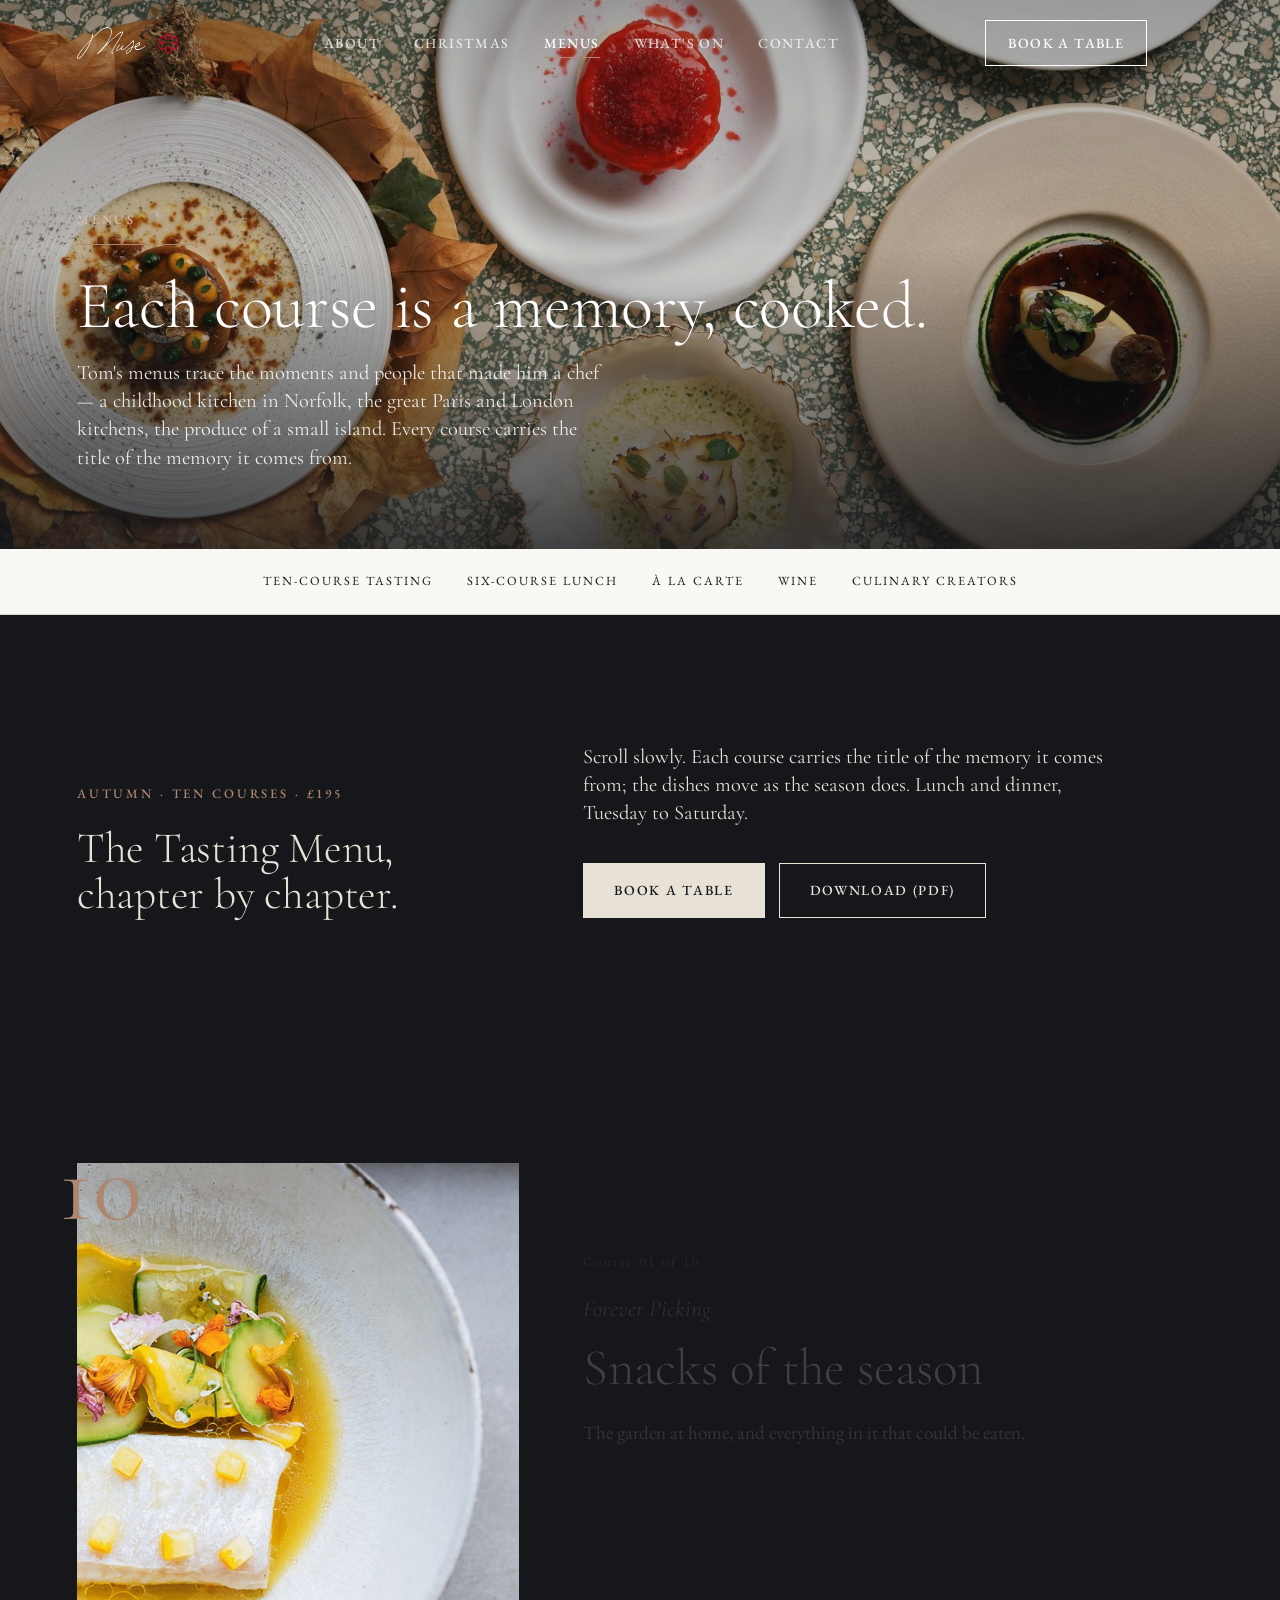
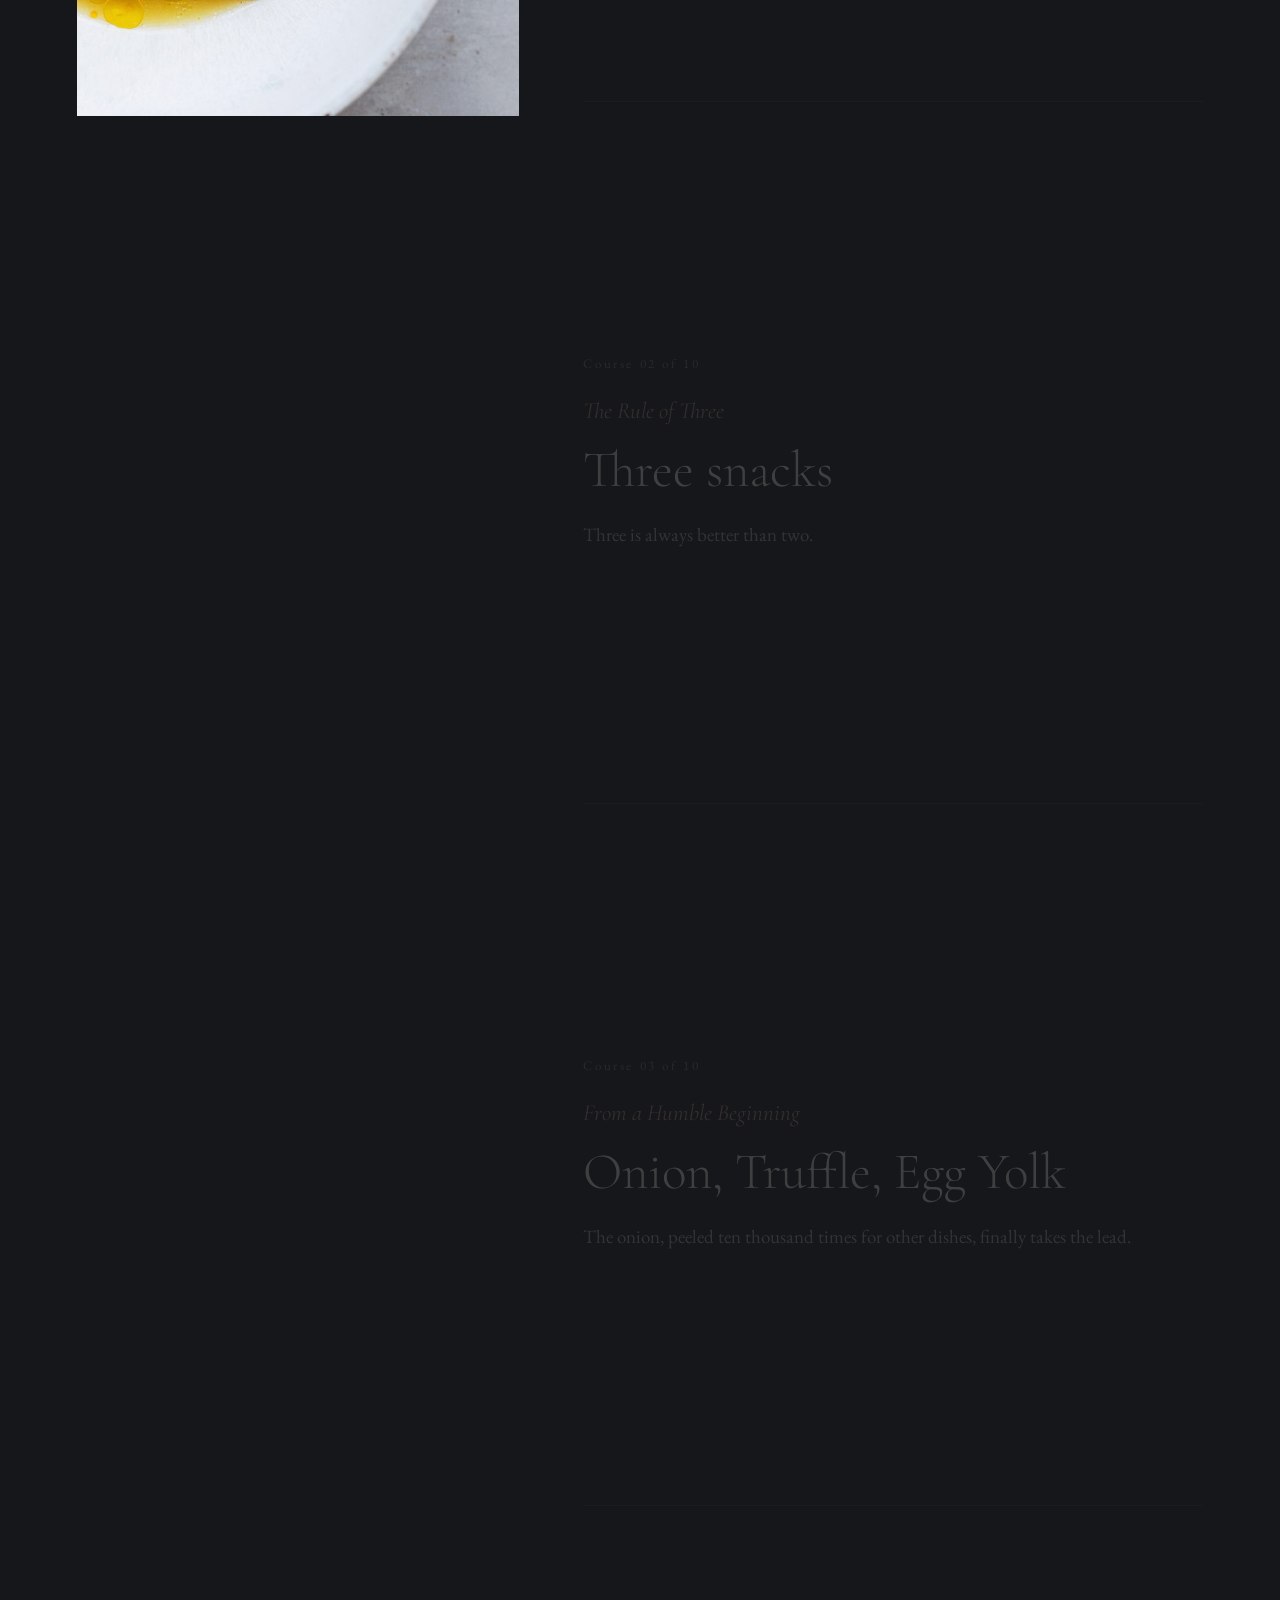
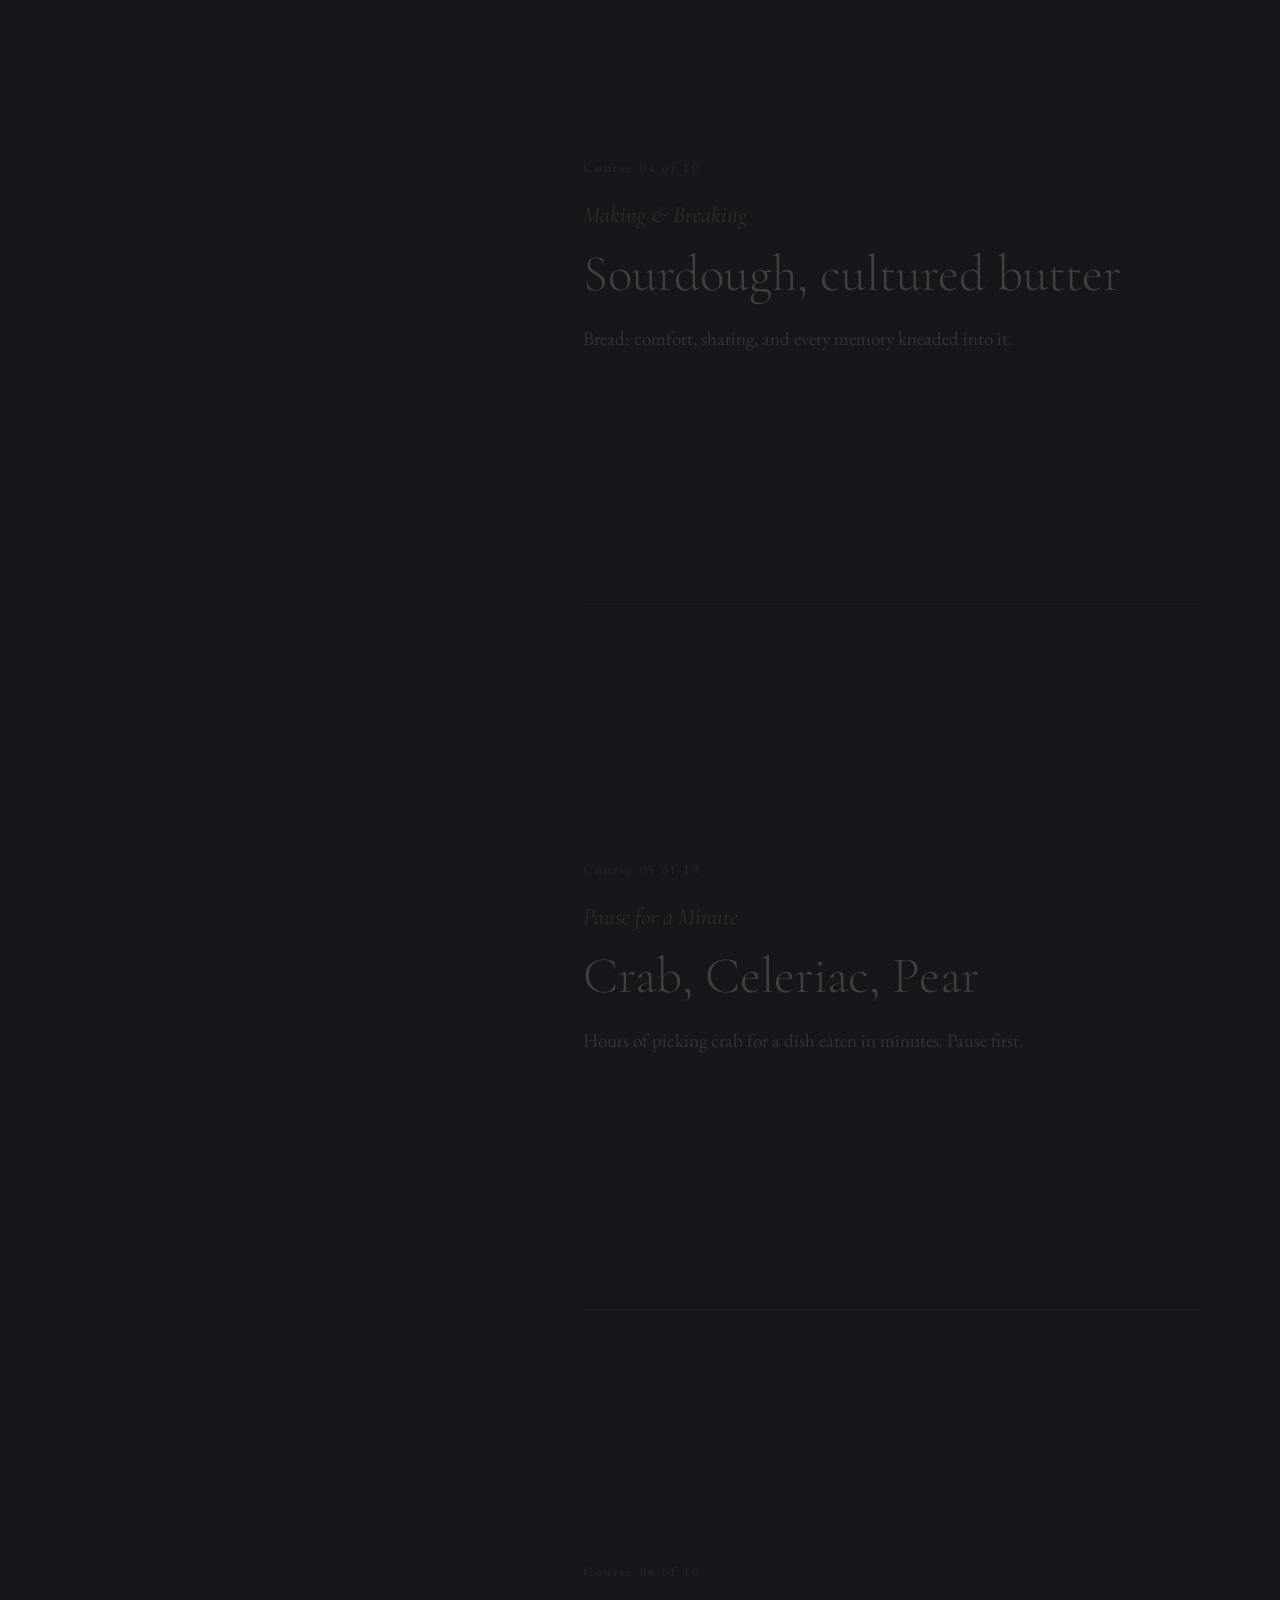
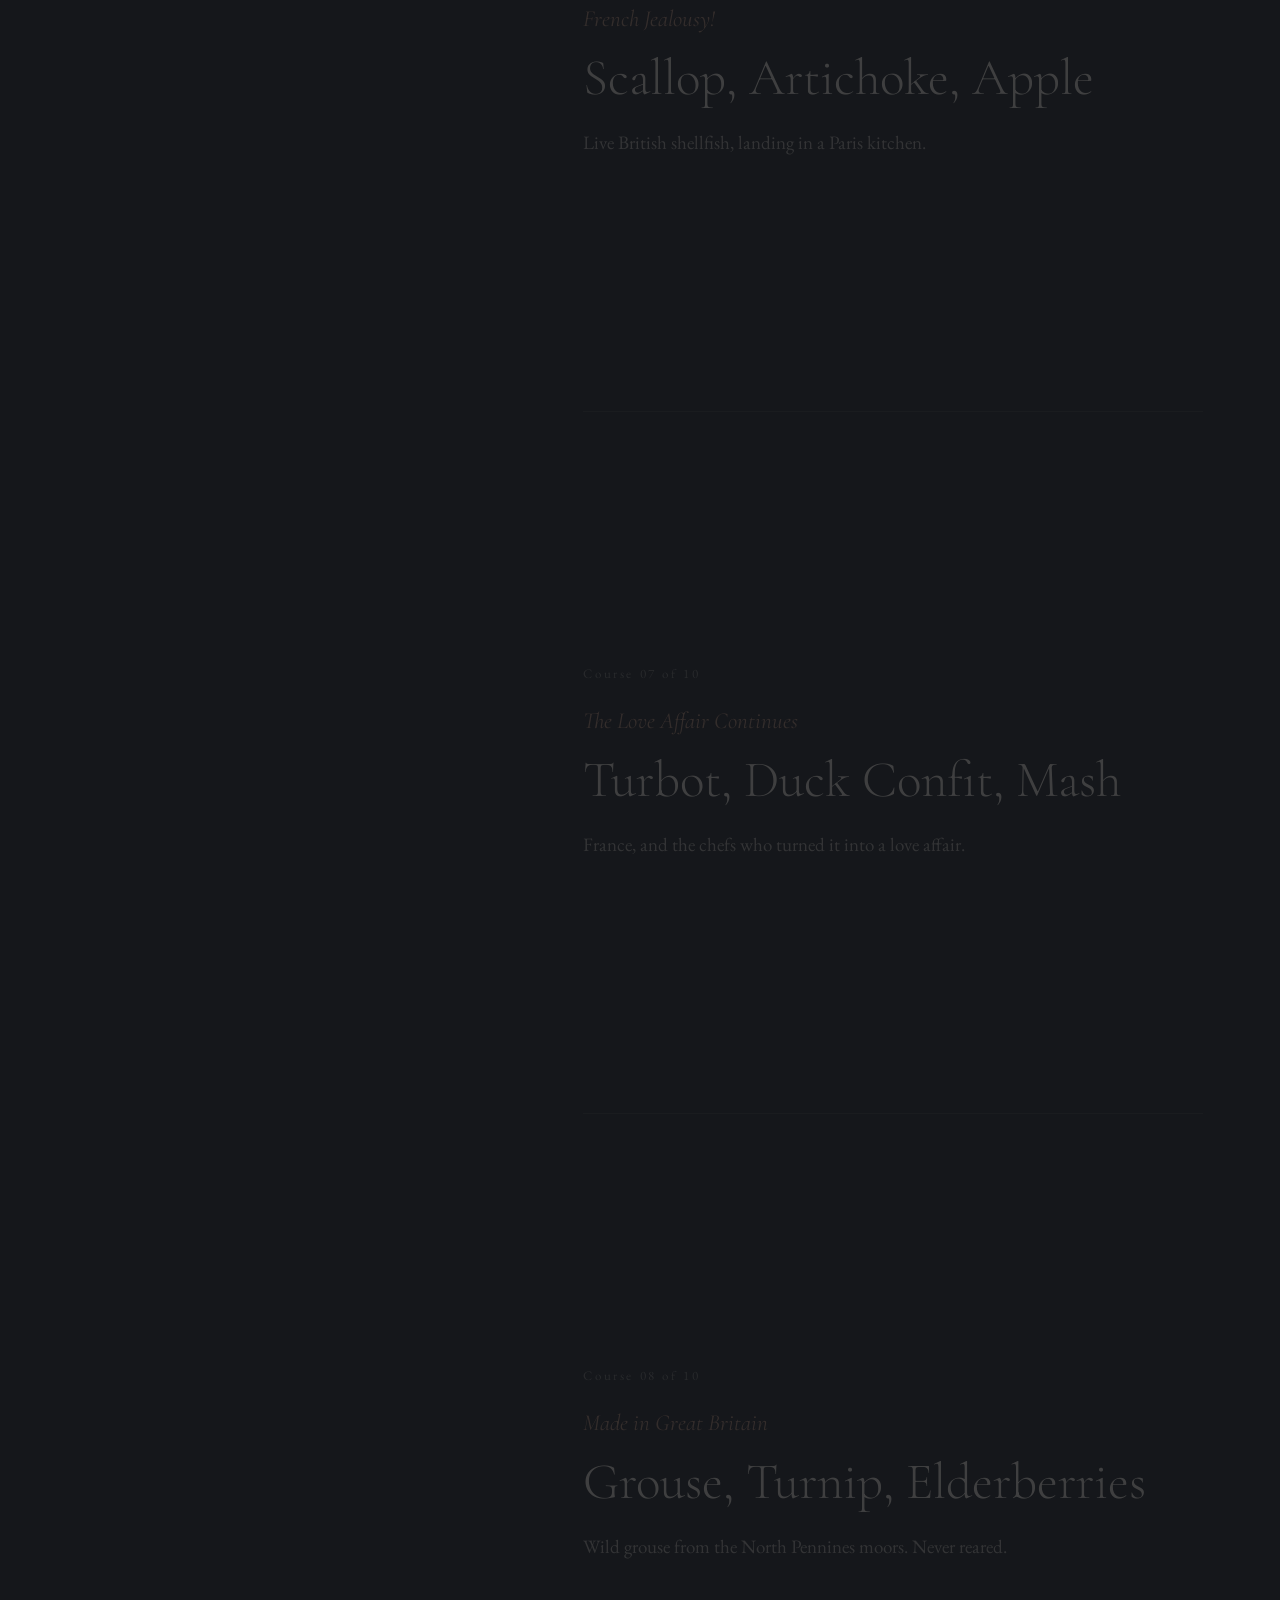
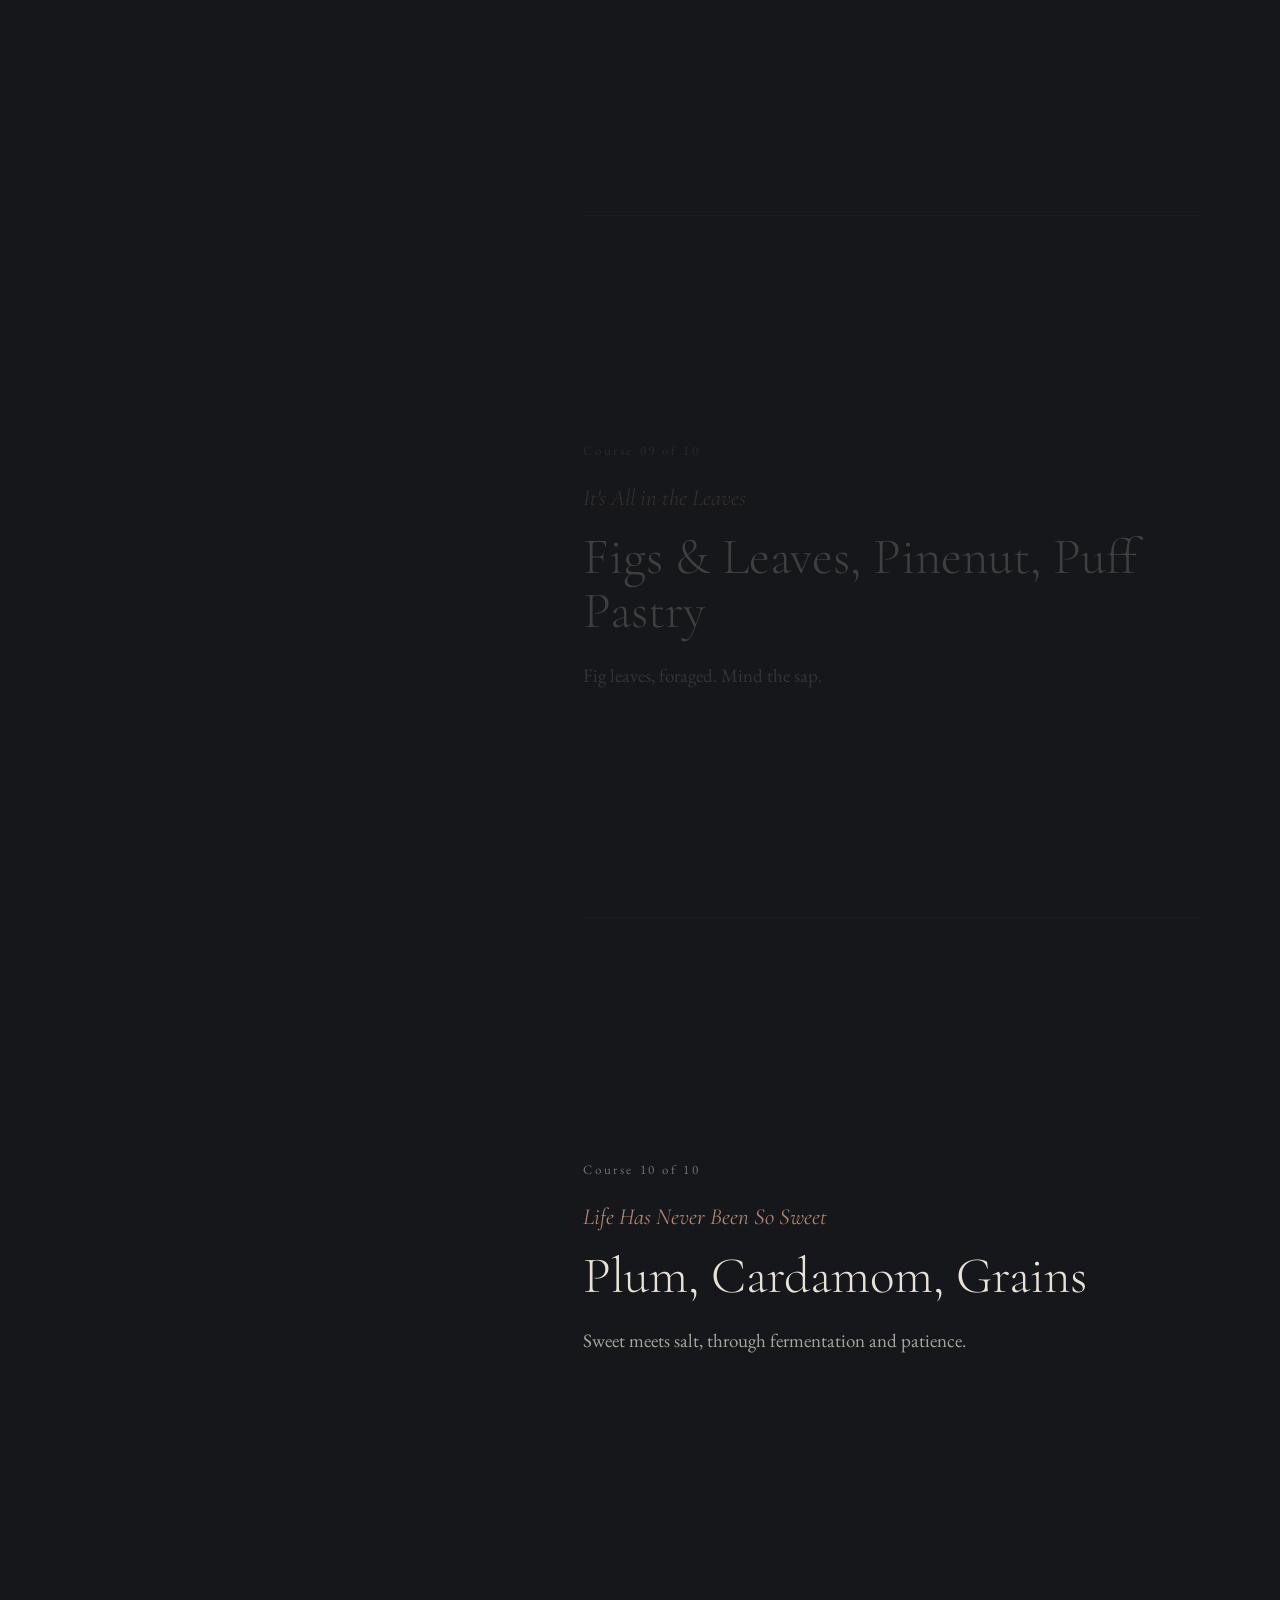
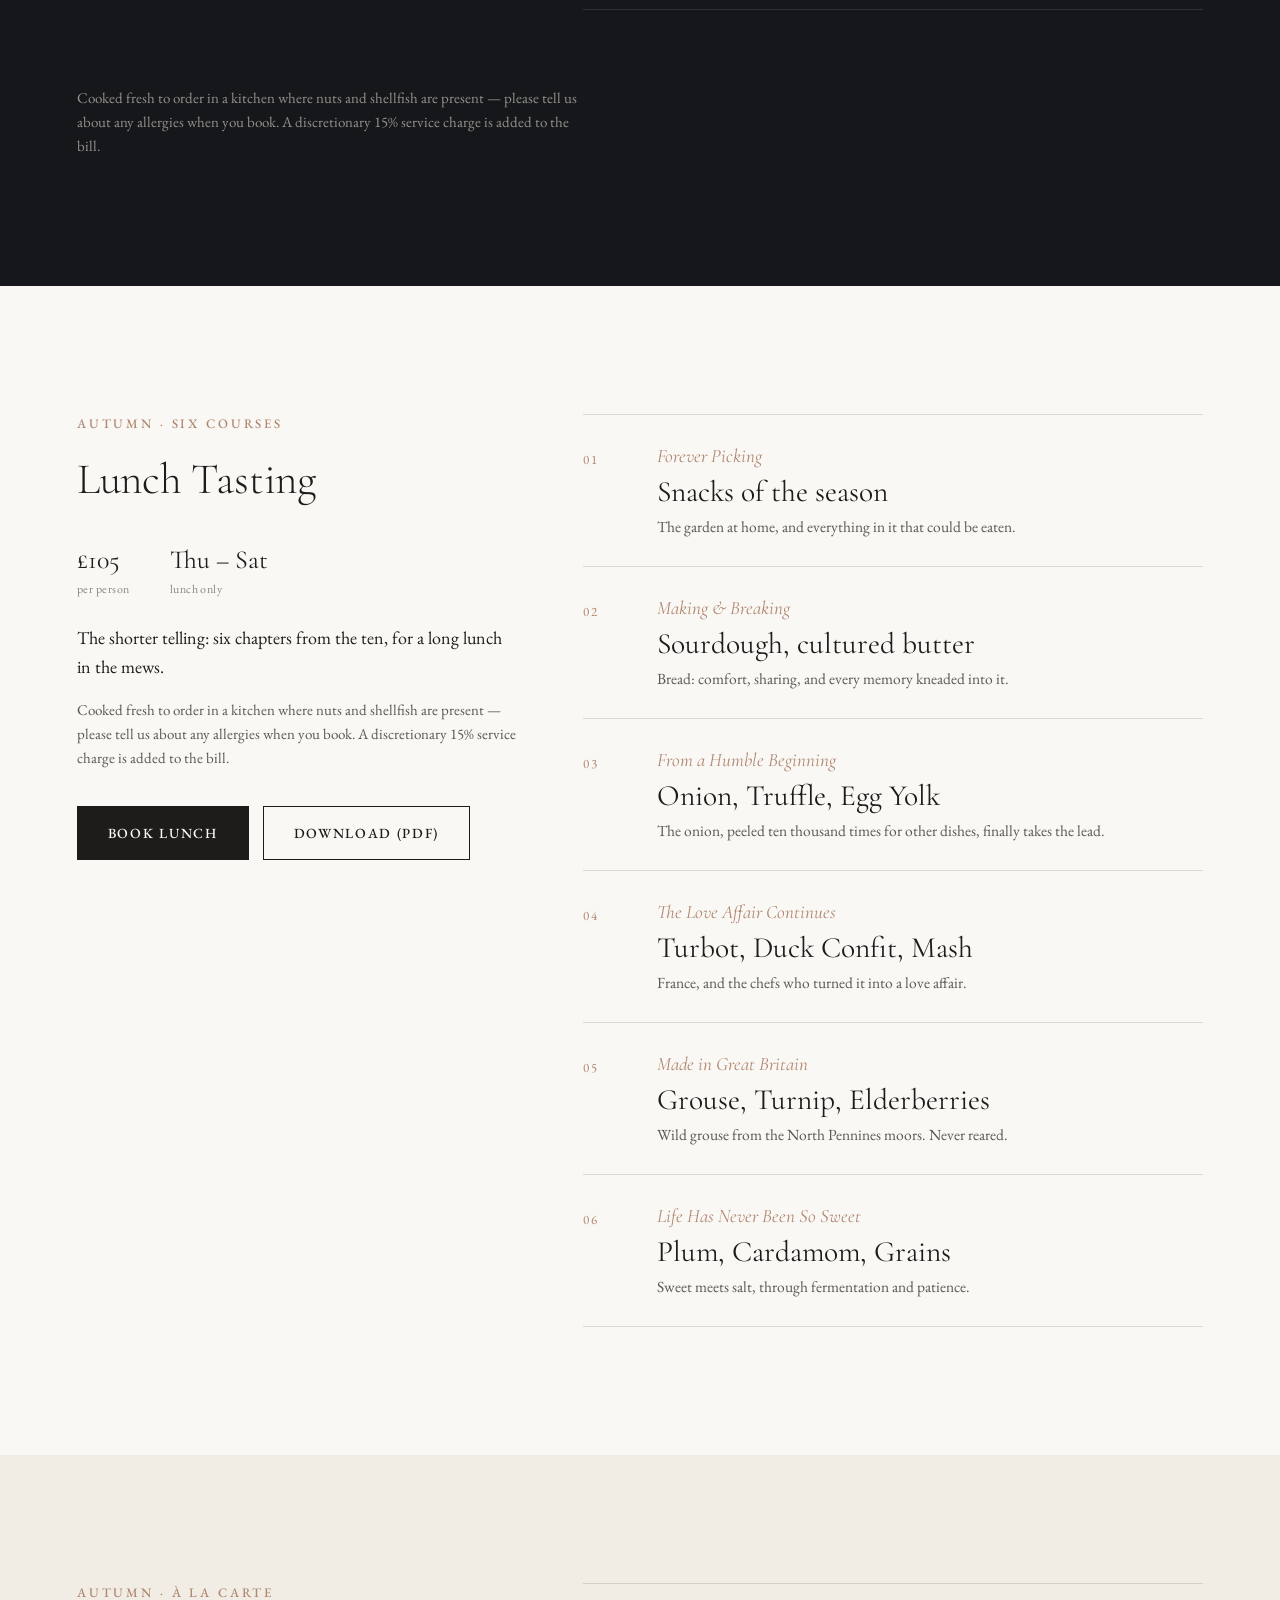
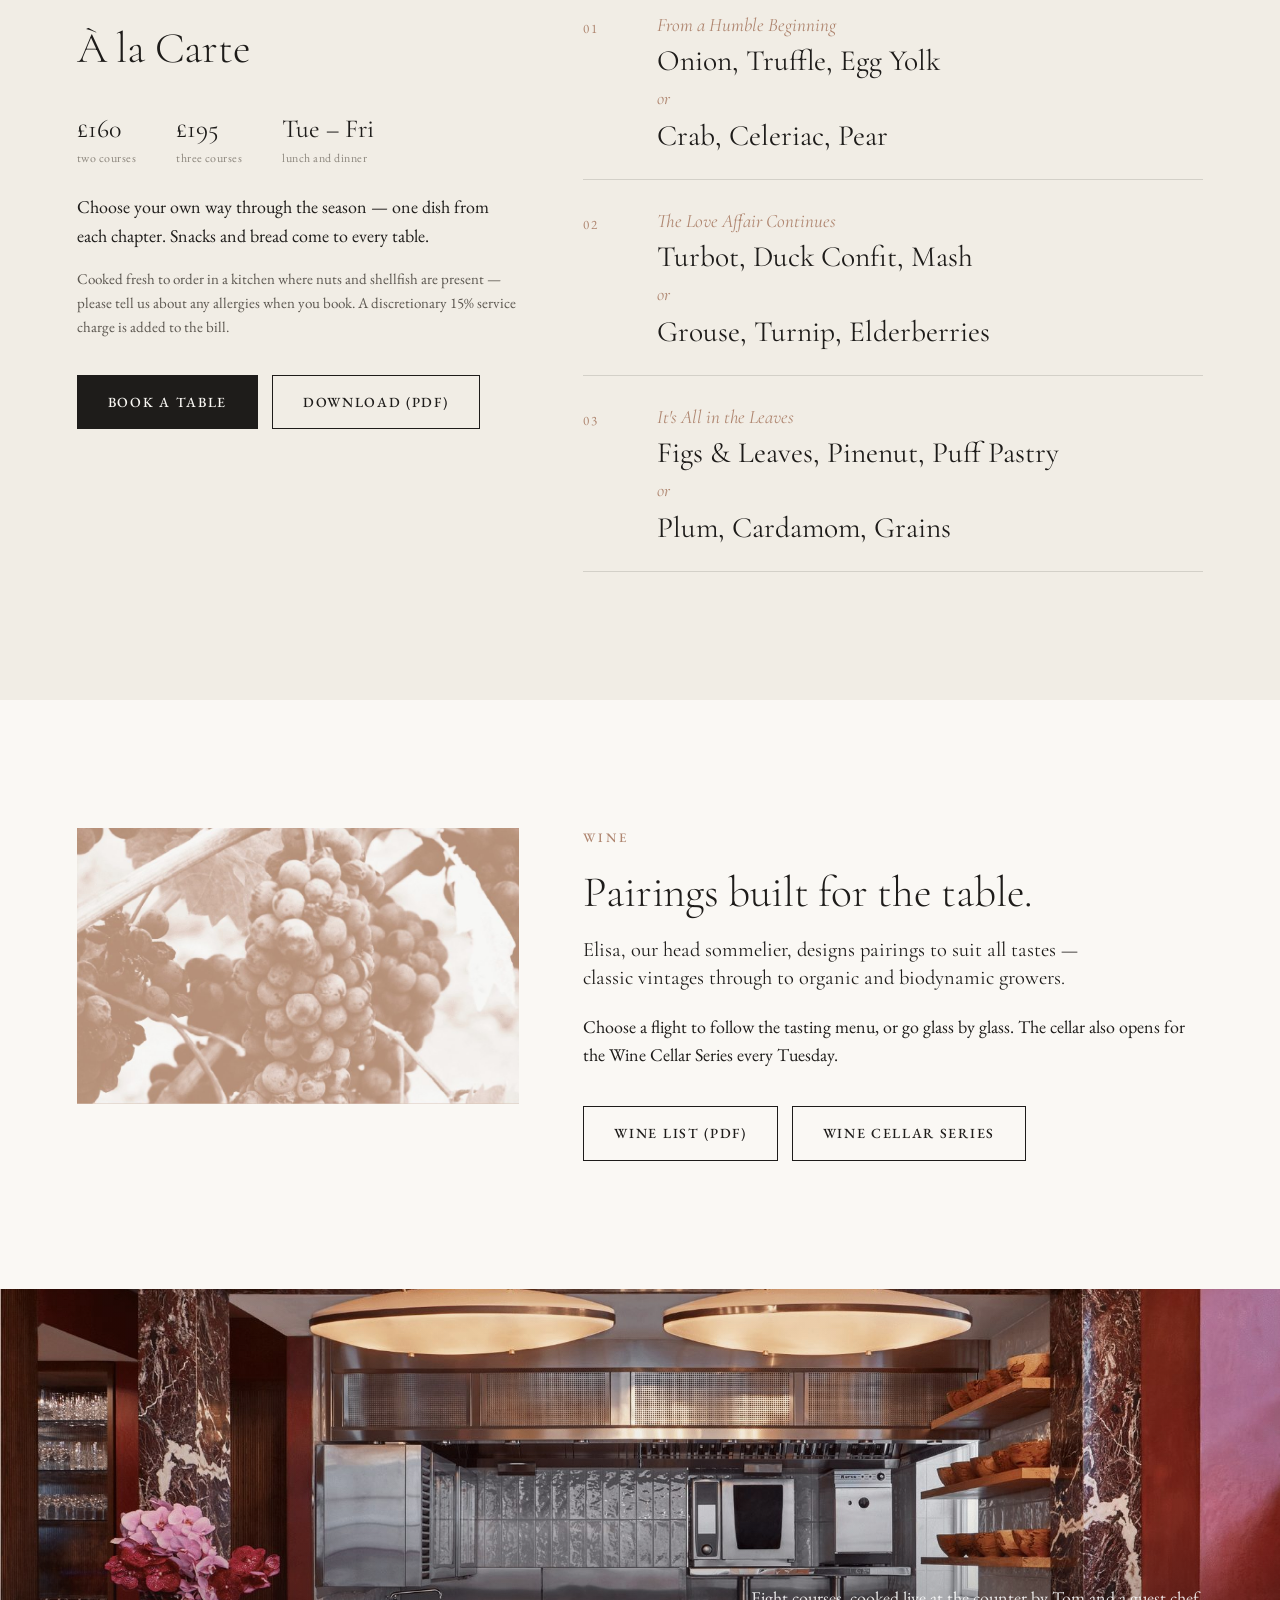
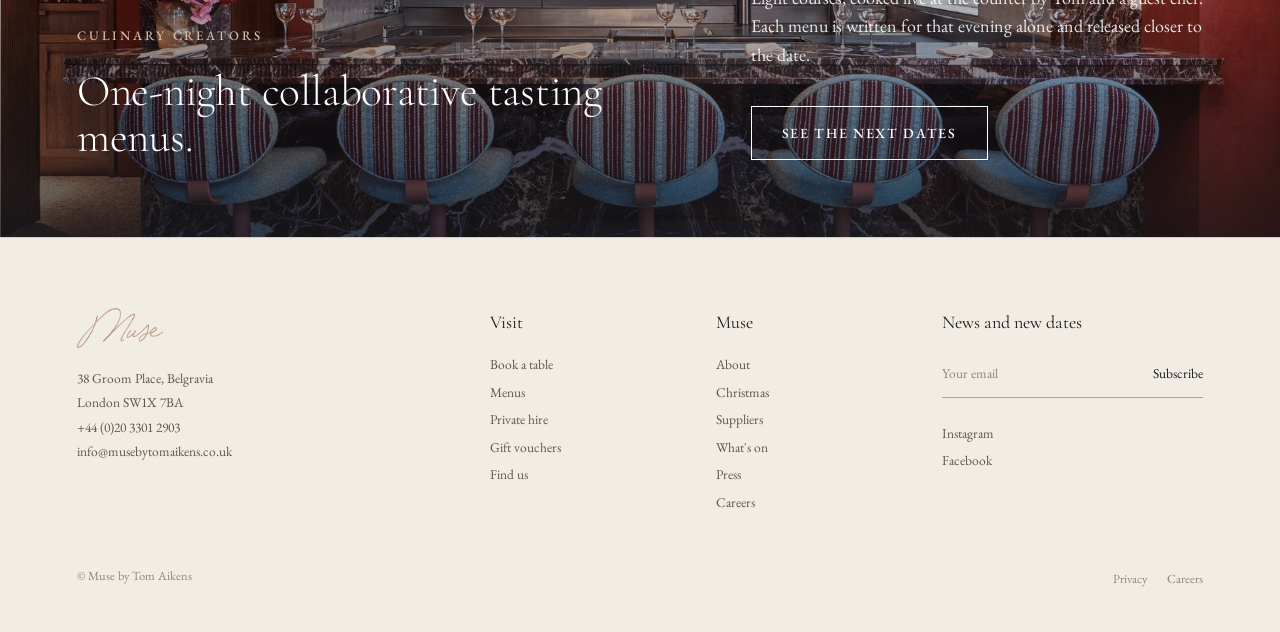
<file: menus.html>
<!DOCTYPE html>
<html lang="en-GB">
<head>
<meta charset="utf-8">
<meta name="viewport" content="width=device-width, initial-scale=1">
<title>Menus — Muse by Tom Aikens</title>
<meta name="description" content="Autumn menus at Muse: the ten-course tasting menu £195, six-course lunch tasting £105, à la carte two or three courses. Wine pairings by our sommelier.">
<link rel="canonical" href="https://musebytomaikens.co.uk/menus.html">
<meta property="og:type" content="website">
<meta property="og:site_name" content="Muse by Tom Aikens">
<meta property="og:title" content="Menus — Muse by Tom Aikens">
<meta property="og:description" content="Autumn menus at Muse: the ten-course tasting menu £195, six-course lunch tasting £105, à la carte two or three courses. Wine pairings by our sommelier.">
<meta property="og:url" content="https://musebytomaikens.co.uk/menus.html">
<meta property="og:image" content="https://musebytomaikens.co.uk/img/spread.jpg">
<meta name="twitter:card" content="summary_large_image">
<meta name="theme-color" content="#FAF8F4">

<link rel="icon" href="img/logo.png">
<link rel="preconnect" href="https://fonts.googleapis.com">
<link rel="preconnect" href="https://fonts.gstatic.com" crossorigin>
<link href="https://fonts.googleapis.com/css2?family=Cormorant+Garamond:ital,wght@0,300;0,400;0,500;1,300;1,400&family=EB+Garamond:ital,wght@0,400;0,500;1,400&display=swap" rel="stylesheet">
<link rel="stylesheet" href="css/site.css?v=24">
</head>
<body>
<a class="sr" href="#main">Skip to content</a>
<header class="nav" id="nav">
  <a href="index.html" class="brand"><img src="img/logo.png" alt="Muse by Tom Aikens" class="logo"><img src="img/michelin.png" alt="One Michelin star" class="star-mark" title="One Michelin star"></a>
  <nav class="navlinks" aria-label="Main"><a href="about.html">About</a><a href="christmas.html">Christmas</a><a href="menus.html" class=on>Menus</a><a href="whats-on.html">What's On</a><a href="contact.html">Contact</a></nav>
  <div class="nav-right">
    <a class="book" href="https://www.sevenrooms.com/reservations/musebytomaikens" target="_blank" rel="noopener">Book a table</a>
    <button class="burger" id="open" aria-label="Open menu"><span></span><span></span><span></span></button>
  </div>
</header>
<div class="drawer" id="drawer">
  <button class="close" id="close">Close</button>
  <div class="dr-links">
    <a href="index.html" data-img="img/kitchen-counter.jpg">Home</a>
    <a href="about.html" data-img="img/tom.jpg">About</a>
    <a href="christmas.html" data-img="img/dining-area.jpg">Christmas</a>
    <a href="menus.html" data-img="img/img1.jpg">Menus</a>
    <a href="whats-on.html" data-img="img/culinary-creators.jpg">What's On</a>
    <a href="private-hire.html" data-img="img/private-party-1.jpg">Private Hire</a>
    <a href="suppliers.html" data-img="img/our-suppliers.jpg">Suppliers</a>
    <a href="gallery.html" data-img="img/dining-area.jpg">Gallery</a>
    <a href="press.html" data-img="img/drinks-cab.jpg">Press</a>
    <a href="contact.html" data-img="img/muse-building.jpg">Contact</a>
    <a href="https://musebytomaikens.vouchable.co.uk" target="_blank" rel="noopener" data-img="img/img2.jpg">Gift vouchers</a>
    <a class="book" href="https://www.sevenrooms.com/reservations/musebytomaikens" target="_blank" rel="noopener">Book a table</a>
  </div>
  <div class="dr-side">
    <div class="dr-pic"><img src="img/kitchen-counter.jpg" alt="" id="drimg"></div>
    <div class="dr-meta">
      <div><h4>Find us</h4>38 Groom Place, Belgravia<br>London SW1X 7BA<br><a href="tel:+442033012903">+44 (0)20 3301 2903</a></div>
      <div><h4>Hours</h4>Lunch Wed – Sat, 12.30 – 1.30pm<br>Dinner Tue – Sat, 6.00 – 8.00pm<br>Closed Sunday and Monday</div>
      <div><h4>Follow</h4><a href="https://www.instagram.com/musebytomaikens" target="_blank" rel="noopener">Instagram</a><br><a href="https://www.facebook.com/Muse-by-Tom-Aikens-106260100800055" target="_blank" rel="noopener">Facebook</a></div>
    </div>
  </div>
  <div class="foot">38 Groom Place, Belgravia &nbsp;·&nbsp; +44 (0)20 3301 2903</div>
</div>
<main id="main">
<section class="page-hero">
  <div class="ph plx" data-plx="20"><img src="img/spread.jpg" alt="A dish from the tasting menu"></div>
  <div class="inner">
    <div class="chapter">Menus</div>
    <h1>Each course is a memory, cooked.</h1>
    <p class="lede">Tom's menus trace the moments and people that made him a chef — a childhood kitchen in Norfolk, the great Paris and London kitchens, the produce of a small island. Every course carries the title of the memory it comes from.</p>
  </div>
</section>

<nav class="subnav" aria-label="Menus"><a href="#tasting">Ten-course tasting</a><a href="#lunch">Six-course lunch</a><a href="#alacarte">À la carte</a><a href="#wine">Wine</a><a href="#creators">Culinary Creators</a></nav>

<section class="dark" id="tasting" style="padding-bottom:0">
  <div class="grid g-2" style="align-items:end;margin-bottom:8vh">
    <div><div class="chapter">Autumn · ten courses · £195</div><h2>The Tasting Menu, chapter by chapter.</h2></div>
    <div><p class="lede">Scroll slowly. Each course carries the title of the memory it comes from; the dishes move as the season does. Lunch and dinner, Tuesday to Saturday.</p><div class="cta"><a class="btn solid" href="https://www.sevenrooms.com/reservations/musebytomaikens" target="_blank" rel="noopener">Book a table</a><a class="btn" href="https://musebytomaikens.co.uk/wp-content/uploads/2026/10/A5-10-Courses-Tasting-14.10.26.pdf" target="_blank" rel="noopener">Download (PDF)</a></div></div>
  </div>
  <div class="chapters">
    <div class="stage"><div class="ph"><div class="cnum">01</div><div class="frame"><img src="img/spread.jpg" alt="" loading="lazy"><img src="img/gallery-1.jpg" alt="" loading="lazy"><img src="img/onion.jpg" alt="" loading="lazy"><img src="img/culinary-creators.jpg" alt="" loading="lazy"><img src="img/tartare.jpg" alt="" loading="lazy"><img src="img/scallop.jpg" alt="" loading="lazy"><img src="img/turbot.jpg" alt="" loading="lazy"><img src="img/venison.jpg" alt="" loading="lazy"><img src="img/trifle.jpg" alt="" loading="lazy"><img src="img/img1.jpg" alt="" loading="lazy"></div></div></div>
    <ol class="chapter-list"><li class="chp" id="c1"><div class="n">Course 01 of 10</div><div class="ct">Forever Picking</div><div class="cd">Snacks of the season</div><div class="cm">The garden at home, and everything in it that could be eaten.</div></li><li class="chp" id="c2"><div class="n">Course 02 of 10</div><div class="ct">The Rule of Three</div><div class="cd">Three snacks</div><div class="cm">Three is always better than two.</div></li><li class="chp" id="c3"><div class="n">Course 03 of 10</div><div class="ct">From a Humble Beginning</div><div class="cd">Onion, Truffle, Egg Yolk</div><div class="cm">The onion, peeled ten thousand times for other dishes, finally takes the lead.</div></li><li class="chp" id="c4"><div class="n">Course 04 of 10</div><div class="ct">Making &amp; Breaking</div><div class="cd">Sourdough, cultured butter</div><div class="cm">Bread: comfort, sharing, and every memory kneaded into it.</div></li><li class="chp" id="c5"><div class="n">Course 05 of 10</div><div class="ct">Pause for a Minute</div><div class="cd">Crab, Celeriac, Pear</div><div class="cm">Hours of picking crab for a dish eaten in minutes. Pause first.</div></li><li class="chp" id="c6"><div class="n">Course 06 of 10</div><div class="ct">French Jealousy!</div><div class="cd">Scallop, Artichoke, Apple</div><div class="cm">Live British shellfish, landing in a Paris kitchen.</div></li><li class="chp" id="c7"><div class="n">Course 07 of 10</div><div class="ct">The Love Affair Continues</div><div class="cd">Turbot, Duck Confit, Mash</div><div class="cm">France, and the chefs who turned it into a love affair.</div></li><li class="chp" id="c8"><div class="n">Course 08 of 10</div><div class="ct">Made in Great Britain</div><div class="cd">Grouse, Turnip, Elderberries</div><div class="cm">Wild grouse from the North Pennines moors. Never reared.</div></li><li class="chp" id="c9"><div class="n">Course 09 of 10</div><div class="ct">It's All in the Leaves</div><div class="cd">Figs &amp; Leaves, Pinenut, Puff Pastry</div><div class="cm">Fig leaves, foraged. Mind the sap.</div></li><li class="chp" id="c10"><div class="n">Course 10 of 10</div><div class="ct">Life Has Never Been So Sweet</div><div class="cd">Plum, Cardamom, Grains</div><div class="cm">Sweet meets salt, through fermentation and patience.</div></li></ol>
  </div>
  <div style="padding:60px 0 clamp(80px,10vw,150px)"><p class="small mute" style="margin-top:16px">Cooked fresh to order in a kitchen where nuts and shellfish are present — please tell us about any allergies when you book. A discretionary 15% service charge is added to the bill.</p></div>
</section>

<section id="lunch">
  <div class="grid g-2" style="align-items:start">
    <div class="sticky">
      <div class="chapter">Autumn · six courses</div>
      <h2>Lunch Tasting</h2>
      <div class="facts"><div>£105<small>per person</small></div><div>Thu – Sat<small>lunch only</small></div></div>
      <p style="margin-top:28px">The shorter telling: six chapters from the ten, for a long lunch in the mews.</p>
      <p class="small mute" style="margin-top:16px">Cooked fresh to order in a kitchen where nuts and shellfish are present — please tell us about any allergies when you book. A discretionary 15% service charge is added to the bill.</p>
      <div class="cta"><a class="btn solid" href="https://www.sevenrooms.com/reservations/musebytomaikens" target="_blank" rel="noopener">Book lunch</a><a class="btn" href="https://musebytomaikens.co.uk/wp-content/uploads/2026/10/A5-6-Courses-Tasting-14.10.26.pdf" target="_blank" rel="noopener">Download (PDF)</a></div>
    </div>
    <ol class="courses"><li class="course"><span class="n">01</span><div><div class="ct">Forever Picking</div><div class="cd">Snacks of the season</div><div class="cm">The garden at home, and everything in it that could be eaten.</div></div></li><li class="course"><span class="n">02</span><div><div class="ct">Making &amp; Breaking</div><div class="cd">Sourdough, cultured butter</div><div class="cm">Bread: comfort, sharing, and every memory kneaded into it.</div></div></li><li class="course"><span class="n">03</span><div><div class="ct">From a Humble Beginning</div><div class="cd">Onion, Truffle, Egg Yolk</div><div class="cm">The onion, peeled ten thousand times for other dishes, finally takes the lead.</div></div></li><li class="course"><span class="n">04</span><div><div class="ct">The Love Affair Continues</div><div class="cd">Turbot, Duck Confit, Mash</div><div class="cm">France, and the chefs who turned it into a love affair.</div></div></li><li class="course"><span class="n">05</span><div><div class="ct">Made in Great Britain</div><div class="cd">Grouse, Turnip, Elderberries</div><div class="cm">Wild grouse from the North Pennines moors. Never reared.</div></div></li><li class="course"><span class="n">06</span><div><div class="ct">Life Has Never Been So Sweet</div><div class="cd">Plum, Cardamom, Grains</div><div class="cm">Sweet meets salt, through fermentation and patience.</div></div></li></ol>
  </div>
</section>

<section class="tint" id="alacarte">
  <div class="grid g-2" style="align-items:start">
    <div class="sticky">
      <div class="chapter">Autumn · à la carte</div>
      <h2>À la Carte</h2>
      <div class="facts"><div>£160<small>two courses</small></div><div>£195<small>three courses</small></div><div>Tue – Fri<small>lunch and dinner</small></div></div>
      <p style="margin-top:28px">Choose your own way through the season — one dish from each chapter. Snacks and bread come to every table.</p>
      <p class="small mute" style="margin-top:16px">Cooked fresh to order in a kitchen where nuts and shellfish are present — please tell us about any allergies when you book. A discretionary 15% service charge is added to the bill.</p>
      <div class="cta"><a class="btn solid" href="https://www.sevenrooms.com/reservations/musebytomaikens" target="_blank" rel="noopener">Book a table</a><a class="btn" href="https://musebytomaikens.co.uk/wp-content/uploads/2026/10/A-la-carte-Menu-14.10.26.pdf" target="_blank" rel="noopener">Download (PDF)</a></div>
    </div>
    <ol class="courses"><li class="course"><span class="n">01</span><div><div class="ct">From a Humble Beginning</div><div class="cd">Onion, Truffle, Egg Yolk</div><div class="or">or</div><div class="cd">Crab, Celeriac, Pear</div></div></li><li class="course"><span class="n">02</span><div><div class="ct">The Love Affair Continues</div><div class="cd">Turbot, Duck Confit, Mash</div><div class="or">or</div><div class="cd">Grouse, Turnip, Elderberries</div></div></li><li class="course"><span class="n">03</span><div><div class="ct">It's All in the Leaves</div><div class="cd">Figs &amp; Leaves, Pinenut, Puff Pastry</div><div class="or">or</div><div class="cd">Plum, Cardamom, Grains</div></div></li></ol>
  </div>
</section>

<section id="wine">
  <div class="grid g-2">
    <div class="ph reveal wide" ><img src="img/grapes.jpg" alt="Grapes on the vine" loading="lazy"></div>
    <div>
      <div class="chapter">Wine</div>
      <h2>Pairings built for the table.</h2>
      <p class="lede" style="margin:20px 0 20px">Elisa, our head sommelier, designs pairings to suit all tastes — classic vintages through to organic and biodynamic growers.</p>
      <p>Choose a flight to follow the tasting menu, or go glass by glass. The cellar also opens for the Wine Cellar Series every Tuesday.</p>
      <div class="cta"><a class="btn" href="https://musebytomaikens.co.uk/wp-content/uploads/2026/11/Winelist-31.10.26.pdf" target="_blank" rel="noopener">Wine list (PDF)</a><a class="btn" href="whats-on.html">Wine Cellar Series</a></div>
    </div>
  </div>
</section>

<section class="photo-text" id="creators">
  <div class="ph reveal " ><img src="img/kitchen-counter.jpg" alt="The counter at Muse" loading="lazy"></div>
  <div class="inner">
    <div><div class="chapter">Culinary Creators</div><h2>One-night collaborative tasting menus.</h2></div>
    <div><p>Eight courses, cooked live at the counter by Tom and a guest chef. Each menu is written for that evening alone and released closer to the date.</p><div class="cta"><a class="btn" href="whats-on.html">See the next dates</a></div></div>
  </div>
</section>
</main>
<footer>
  <div class="foot-grid">
    <div>
      <img src="img/logo.png" alt="Muse by Tom Aikens" class="logo" style="height:40px;margin-bottom:18px">
      <address>38 Groom Place, Belgravia<br>London SW1X 7BA<br><a href="tel:+442033012903">+44 (0)20 3301 2903</a><br><a href="mailto:info@musebytomaikens.co.uk">info@musebytomaikens.co.uk</a></address>
    </div>
    <div>
      <h4>Visit</h4>
      <nav><a href="https://www.sevenrooms.com/reservations/musebytomaikens" target="_blank" rel="noopener">Book a table</a><a href="menus.html">Menus</a><a href="private-hire.html">Private hire</a><a href="https://musebytomaikens.vouchable.co.uk" target="_blank" rel="noopener">Gift vouchers</a><a href="contact.html">Find us</a></nav>
    </div>
    <div>
      <h4>Muse</h4>
      <nav><a href="about.html">About</a><a href="christmas.html">Christmas</a><a href="suppliers.html">Suppliers</a><a href="whats-on.html">What's on</a><a href="press.html">Press</a><a href="careers.html">Careers</a></nav>
    </div>
    <div>
      <h4>News and new dates</h4>
      <form class="news"><label class="sr" for="em">Email</label><input id="em" type="email" placeholder="Your email" required><button type="submit">Subscribe</button></form>
      <nav style="margin-top:22px"><a href="https://www.instagram.com/musebytomaikens" target="_blank" rel="noopener">Instagram</a><a href="https://www.facebook.com/Muse-by-Tom-Aikens-106260100800055" target="_blank" rel="noopener">Facebook</a></nav>
    </div>
  </div>
  <div class="foot-bot">
    <div>© Muse by Tom Aikens</div>
    <nav><a href="privacy.html">Privacy</a><a href="careers.html">Careers</a></nav>
  </div>
</footer>
<script src="js/site.js?v=25"></script>
</body>
</html>
</file>
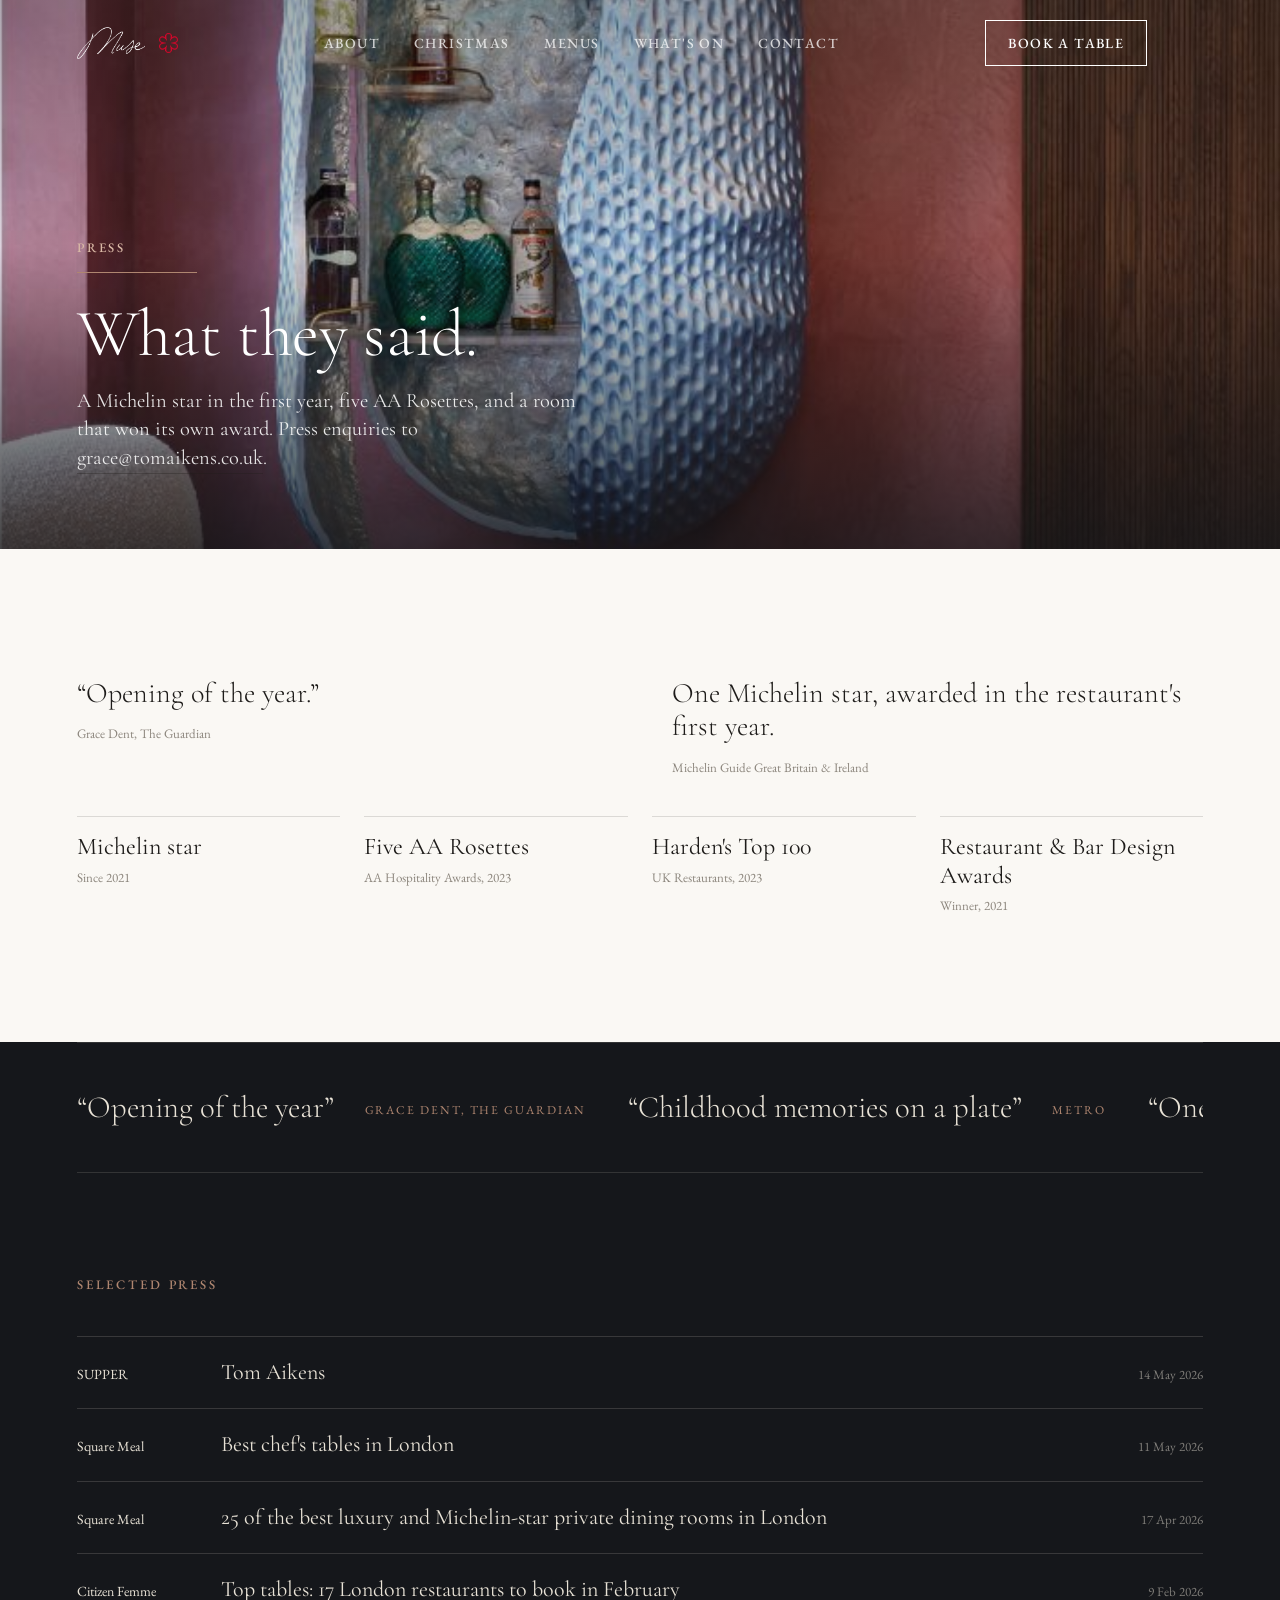
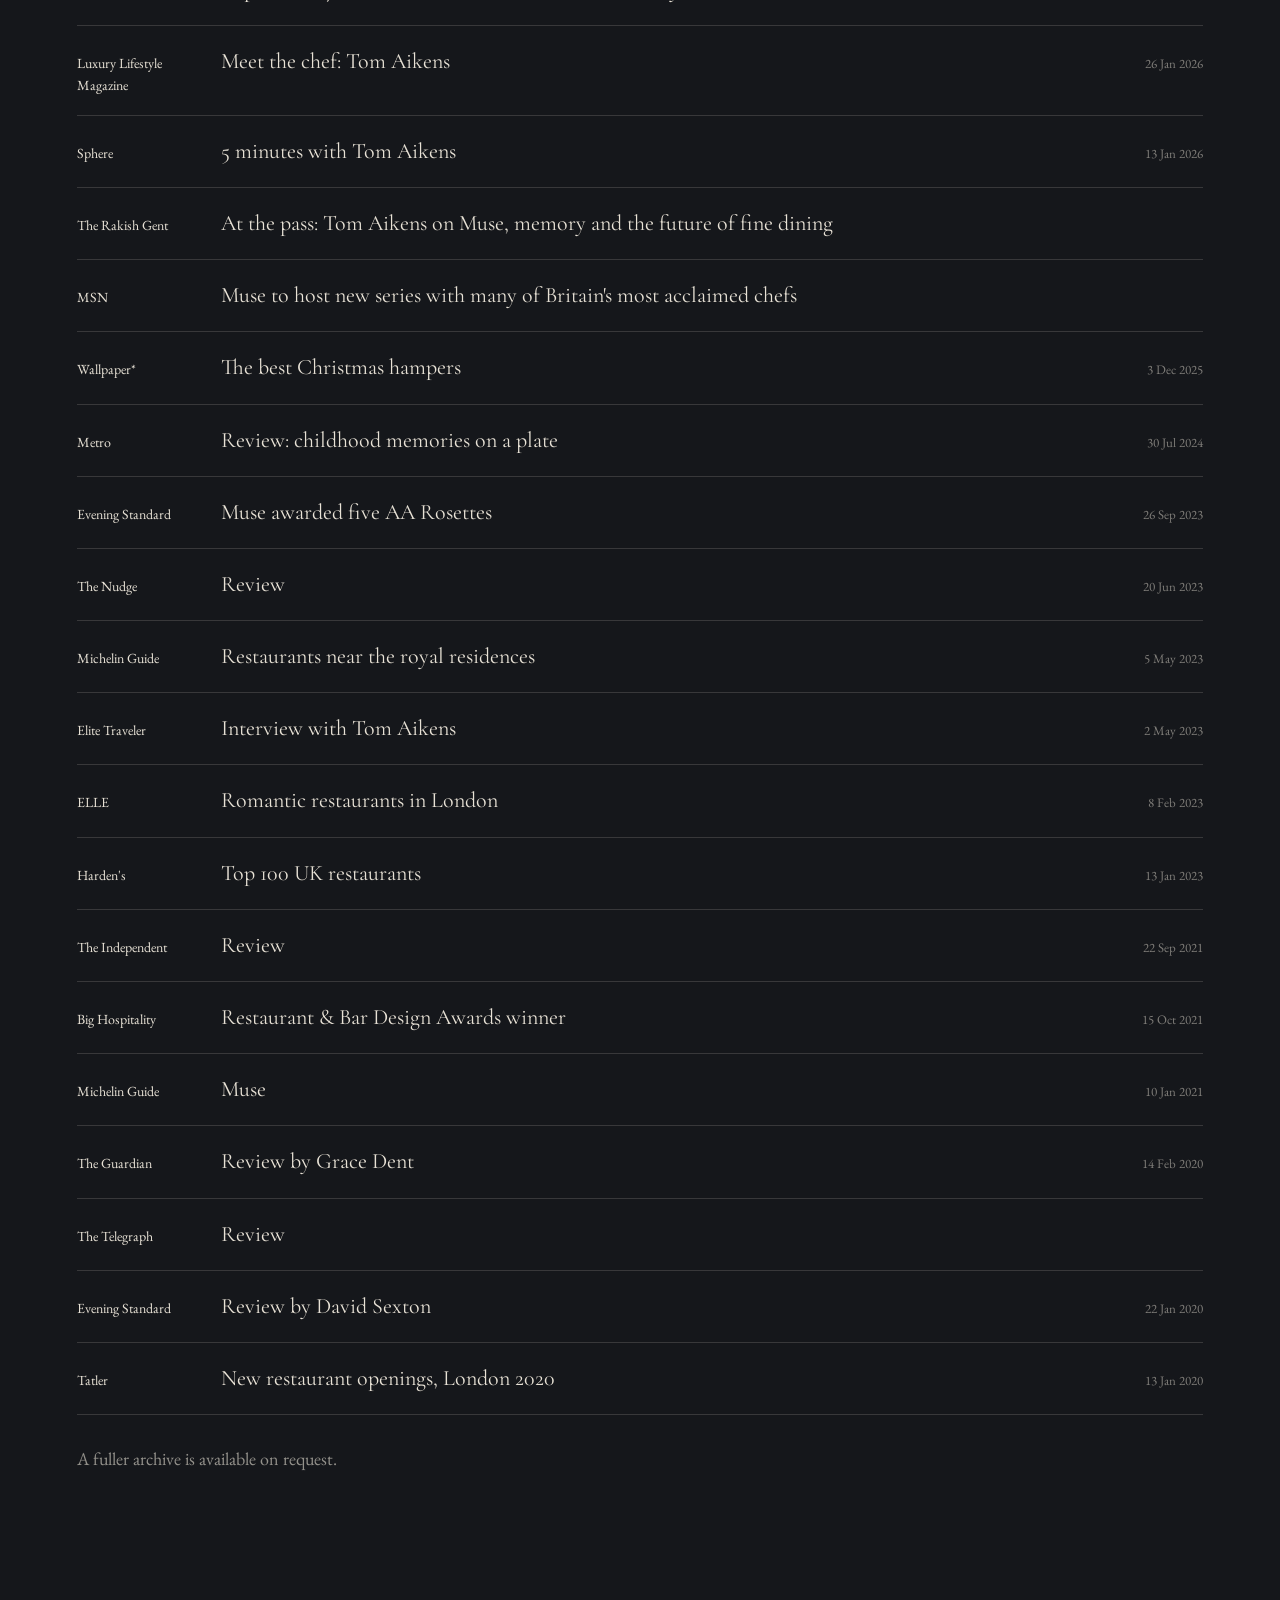
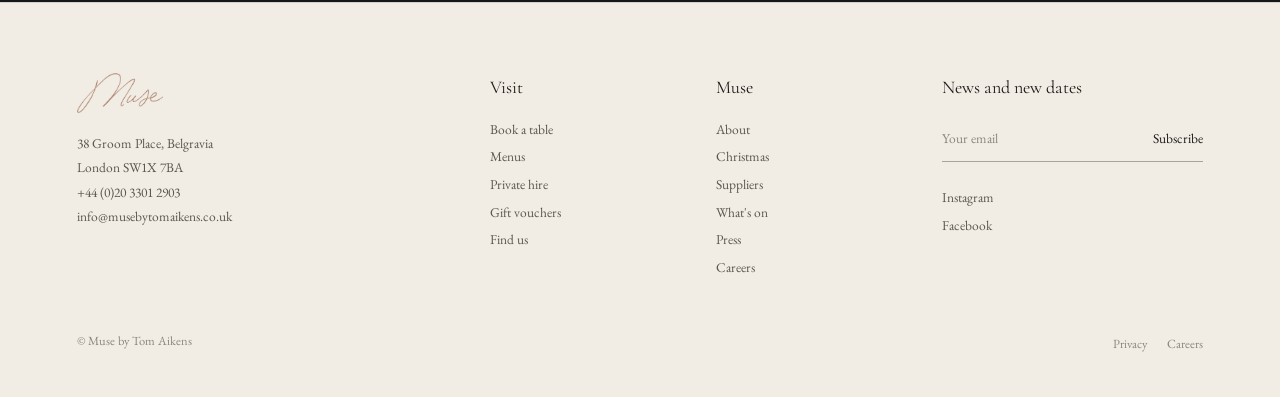
<file: press.html>
<!DOCTYPE html>
<html lang="en-GB">
<head>
<meta charset="utf-8">
<meta name="viewport" content="width=device-width, initial-scale=1">
<title>Press — Muse by Tom Aikens</title>
<meta name="description" content="Reviews, awards and press for Muse by Tom Aikens: Michelin star, five AA Rosettes, Harden's and Restaurant & Bar Design Awards.">
<link rel="canonical" href="https://musebytomaikens.co.uk/press.html">
<meta property="og:type" content="website">
<meta property="og:site_name" content="Muse by Tom Aikens">
<meta property="og:title" content="Press — Muse by Tom Aikens">
<meta property="og:description" content="Reviews, awards and press for Muse by Tom Aikens: Michelin star, five AA Rosettes, Harden's and Restaurant & Bar Design Awards.">
<meta property="og:url" content="https://musebytomaikens.co.uk/press.html">
<meta property="og:image" content="https://musebytomaikens.co.uk/img/drinks-cab.jpg">
<meta name="twitter:card" content="summary_large_image">
<meta name="theme-color" content="#FAF8F4">

<link rel="icon" href="img/logo.png">
<link rel="preconnect" href="https://fonts.googleapis.com">
<link rel="preconnect" href="https://fonts.gstatic.com" crossorigin>
<link href="https://fonts.googleapis.com/css2?family=Cormorant+Garamond:ital,wght@0,300;0,400;0,500;1,300;1,400&family=EB+Garamond:ital,wght@0,400;0,500;1,400&display=swap" rel="stylesheet">
<link rel="stylesheet" href="css/site.css?v=24">
</head>
<body>
<a class="sr" href="#main">Skip to content</a>
<header class="nav" id="nav">
  <a href="index.html" class="brand"><img src="img/logo.png" alt="Muse by Tom Aikens" class="logo"><img src="img/michelin.png" alt="One Michelin star" class="star-mark" title="One Michelin star"></a>
  <nav class="navlinks" aria-label="Main"><a href="about.html">About</a><a href="christmas.html">Christmas</a><a href="menus.html">Menus</a><a href="whats-on.html">What's On</a><a href="contact.html">Contact</a></nav>
  <div class="nav-right">
    <a class="book" href="https://www.sevenrooms.com/reservations/musebytomaikens" target="_blank" rel="noopener">Book a table</a>
    <button class="burger" id="open" aria-label="Open menu"><span></span><span></span><span></span></button>
  </div>
</header>
<div class="drawer" id="drawer">
  <button class="close" id="close">Close</button>
  <div class="dr-links">
    <a href="index.html" data-img="img/kitchen-counter.jpg">Home</a>
    <a href="about.html" data-img="img/tom.jpg">About</a>
    <a href="christmas.html" data-img="img/dining-area.jpg">Christmas</a>
    <a href="menus.html" data-img="img/img1.jpg">Menus</a>
    <a href="whats-on.html" data-img="img/culinary-creators.jpg">What's On</a>
    <a href="private-hire.html" data-img="img/private-party-1.jpg">Private Hire</a>
    <a href="suppliers.html" data-img="img/our-suppliers.jpg">Suppliers</a>
    <a href="gallery.html" data-img="img/dining-area.jpg">Gallery</a>
    <a href="press.html" data-img="img/drinks-cab.jpg">Press</a>
    <a href="contact.html" data-img="img/muse-building.jpg">Contact</a>
    <a href="https://musebytomaikens.vouchable.co.uk" target="_blank" rel="noopener" data-img="img/img2.jpg">Gift vouchers</a>
    <a class="book" href="https://www.sevenrooms.com/reservations/musebytomaikens" target="_blank" rel="noopener">Book a table</a>
  </div>
  <div class="dr-side">
    <div class="dr-pic"><img src="img/kitchen-counter.jpg" alt="" id="drimg"></div>
    <div class="dr-meta">
      <div><h4>Find us</h4>38 Groom Place, Belgravia<br>London SW1X 7BA<br><a href="tel:+442033012903">+44 (0)20 3301 2903</a></div>
      <div><h4>Hours</h4>Lunch Wed – Sat, 12.30 – 1.30pm<br>Dinner Tue – Sat, 6.00 – 8.00pm<br>Closed Sunday and Monday</div>
      <div><h4>Follow</h4><a href="https://www.instagram.com/musebytomaikens" target="_blank" rel="noopener">Instagram</a><br><a href="https://www.facebook.com/Muse-by-Tom-Aikens-106260100800055" target="_blank" rel="noopener">Facebook</a></div>
    </div>
  </div>
  <div class="foot">38 Groom Place, Belgravia &nbsp;·&nbsp; +44 (0)20 3301 2903</div>
</div>
<main id="main">
<section class="page-hero">
  <div class="ph plx" data-plx="20"><img src="img/drinks-cab.jpg" alt="The drinks cabinet"></div>
  <div class="inner">
    <div class="chapter">Press</div>
    <h1>What they said.</h1>
    <p class="lede">A Michelin star in the first year, five AA Rosettes, and a room that won its own award. Press enquiries to <a class="tl" href="mailto:grace@tomaikens.co.uk">grace@tomaikens.co.uk</a>.</p>
  </div>
</section>

<section>
  <div class="grid g-2" style="grid-template-columns:1fr 1fr">
    <blockquote class="quote">“Opening of the year.”<cite>Grace Dent, The Guardian</cite></blockquote>
    <blockquote class="quote">One Michelin star, awarded in the restaurant's first year.<cite>Michelin Guide Great Britain &amp; Ireland</cite></blockquote>
  </div>
  <div class="awards">
    <div>Michelin star<small>Since 2021</small></div>
    <div>Five AA Rosettes<small>AA Hospitality Awards, 2023</small></div>
    <div>Harden's Top 100<small>UK Restaurants, 2023</small></div>
    <div>Restaurant &amp; Bar Design Awards<small>Winner, 2021</small></div>
  </div>
</section>
<section class="dark" style="padding-top:0">
  <div class="reel"><span><q>Opening of the year</q><cite>Grace Dent, The Guardian</cite><q>Childhood memories on a plate</q><cite>Metro</cite><q>One of the best chef's tables in London</q><cite>Square Meal</cite><q>Dining gets personal</q><cite>Elite Traveler</cite><q>Among London's most romantic restaurants</q><cite>ELLE</cite></span><span aria-hidden="true"><q>Opening of the year</q><cite>Grace Dent, The Guardian</cite><q>Childhood memories on a plate</q><cite>Metro</cite><q>One of the best chef's tables in London</q><cite>Square Meal</cite><q>Dining gets personal</q><cite>Elite Traveler</cite><q>Among London's most romantic restaurants</q><cite>ELLE</cite></span></div>
  <div class="chapter" style="margin-top:clamp(60px,8vw,110px)">Selected press</div>
  <div class="press-list"><a href="https://issuu.com/mondiale/docs/supper_-_issue_48/39" target="_blank" rel="noopener"><span class="pub">SUPPER</span><span class="hl">Tom Aikens</span><span class="dt">14 May 2026</span></a><a href="https://www.squaremeal.co.uk/restaurants/best-for/best-chefs-tables-london_10522" target="_blank" rel="noopener"><span class="pub">Square Meal</span><span class="hl">Best chef's tables in London</span><span class="dt">11 May 2026</span></a><a href="https://www.squaremeal.co.uk/private-group-dining/best-for/luxury-michelin-star-private-dining-rooms-london_10410" target="_blank" rel="noopener"><span class="pub">Square Meal</span><span class="hl">25 of the best luxury and Michelin-star private dining rooms in London</span><span class="dt">17 Apr 2026</span></a><a href="https://citizen-femme.com/2026/02/03/top-tables-london-restaurants-to-book-in-february-2026/" target="_blank" rel="noopener"><span class="pub">Citizen Femme</span><span class="hl">Top tables: 17 London restaurants to book in February</span><span class="dt">9 Feb 2026</span></a><a href="https://www.luxurylifestylemag.co.uk/food-and-drink/meet-the-chef-tom-aikens-owner-of-muse-by-tom-aikens-belgravia-in-london/" target="_blank" rel="noopener"><span class="pub">Luxury Lifestyle Magazine</span><span class="hl">Meet the chef: Tom Aikens</span><span class="dt">26 Jan 2026</span></a><a href="https://www.spherelife.com/interviews/5-minutes-tom-aikens" target="_blank" rel="noopener"><span class="pub">Sphere</span><span class="hl">5 minutes with Tom Aikens</span><span class="dt">13 Jan 2026</span></a><a href="https://www.therakishgent.co.uk/pages/at-the-pass-tom-aikens-on-muse-memory-and-the-future-of-fine-dining" target="_blank" rel="noopener"><span class="pub">The Rakish Gent</span><span class="hl">At the pass: Tom Aikens on Muse, memory and the future of fine dining</span><span class="dt"></span></a><a href="https://www.msn.com/en-gb/foodanddrink/other/muse-to-host-new-series-with-many-of-britain-s-most-acclaimed-chefs/ar-AA1WhnhA" target="_blank" rel="noopener"><span class="pub">MSN</span><span class="hl">Muse to host new series with many of Britain's most acclaimed chefs</span><span class="dt"></span></a><a href="https://www.wallpaper.com/entertaining/food-drink/best-christmas-hampers" target="_blank" rel="noopener"><span class="pub">Wallpaper*</span><span class="hl">The best Christmas hampers</span><span class="dt">3 Dec 2025</span></a><a href="https://metro.co.uk/2024/07/30/muse-review-childhood-memories-a-plate-21177875/" target="_blank" rel="noopener"><span class="pub">Metro</span><span class="hl">Review: childhood memories on a plate</span><span class="dt">30 Jul 2024</span></a><a href="https://www.standard.co.uk/reveller/restaurants/angela-hartnett-2023-aa-hospitality-awards-ben-mccormack-b1109547.html" target="_blank" rel="noopener"><span class="pub">Evening Standard</span><span class="hl">Muse awarded five AA Rosettes</span><span class="dt">26 Sep 2023</span></a><a href="https://thenudge.com/london-restaurants/muse-by-tom-aikens/" target="_blank" rel="noopener"><span class="pub">The Nudge</span><span class="hl">Review</span><span class="dt">20 Jun 2023</span></a><a href="https://guide.michelin.com/gb/en/article/features/michelin-guide-restaurants-near-the-royal-residences" target="_blank" rel="noopener"><span class="pub">Michelin Guide</span><span class="hl">Restaurants near the royal residences</span><span class="dt">5 May 2023</span></a><a href="https://elitetraveler.com/finest-dining/the-experts/michelin-star-chef-tom-aikens-interview" target="_blank" rel="noopener"><span class="pub">Elite Traveler</span><span class="hl">Interview with Tom Aikens</span><span class="dt">2 May 2023</span></a><a href="https://www.elle.com/uk/life-and-culture/culture/g30890495/romantic-restaurants-london/" target="_blank" rel="noopener"><span class="pub">ELLE</span><span class="hl">Romantic restaurants in London</span><span class="dt">8 Feb 2023</span></a><a href="https://www.hardens.com/top-100-uk-restaurants/" target="_blank" rel="noopener"><span class="pub">Harden's</span><span class="hl">Top 100 UK restaurants</span><span class="dt">13 Jan 2023</span></a><a href="https://www.independent.co.uk/life-style/food-and-drink/muse-restaurant-review-2021-tom-aikens-london-b1921442.html" target="_blank" rel="noopener"><span class="pub">The Independent</span><span class="hl">Review</span><span class="dt">22 Sep 2021</span></a><a href="https://www.bighospitality.co.uk/Article/2021/10/15/Muse-and-Maison-Francois-among-winners-at-Restaurant-Bar-Design-Awards" target="_blank" rel="noopener"><span class="pub">Big Hospitality</span><span class="hl">Restaurant &amp; Bar Design Awards winner</span><span class="dt">15 Oct 2021</span></a><a href="https://guide.michelin.com/gb/en/greater-london/london/restaurant/muse-1188132" target="_blank" rel="noopener"><span class="pub">Michelin Guide</span><span class="hl">Muse</span><span class="dt">10 Jan 2021</span></a><a href="https://www.theguardian.com/food/2020/feb/14/muse-sw1-the-sort-of-pretentious-i-live-for-restaurant-review" target="_blank" rel="noopener"><span class="pub">The Guardian</span><span class="hl">Review by Grace Dent</span><span class="dt">14 Feb 2020</span></a><a href="https://www.telegraph.co.uk/food-and-drink/restaurants/muse-tom-aikens-london-restaurant-review/" target="_blank" rel="noopener"><span class="pub">The Telegraph</span><span class="hl">Review</span><span class="dt"></span></a><a href="https://www.standard.co.uk/go/london/restaurants/david-sexton-muse-restaurant-review-tom-aikens-a4340966.html" target="_blank" rel="noopener"><span class="pub">Evening Standard</span><span class="hl">Review by David Sexton</span><span class="dt">22 Jan 2020</span></a><a href="https://www.tatler.com/article/new-restaurant-openings-london-2020" target="_blank" rel="noopener"><span class="pub">Tatler</span><span class="hl">New restaurant openings, London 2020</span><span class="dt">13 Jan 2020</span></a></div>
  <p class="mute" style="margin-top:30px">A fuller archive is available on request.</p>
</section>
</main>
<footer>
  <div class="foot-grid">
    <div>
      <img src="img/logo.png" alt="Muse by Tom Aikens" class="logo" style="height:40px;margin-bottom:18px">
      <address>38 Groom Place, Belgravia<br>London SW1X 7BA<br><a href="tel:+442033012903">+44 (0)20 3301 2903</a><br><a href="mailto:info@musebytomaikens.co.uk">info@musebytomaikens.co.uk</a></address>
    </div>
    <div>
      <h4>Visit</h4>
      <nav><a href="https://www.sevenrooms.com/reservations/musebytomaikens" target="_blank" rel="noopener">Book a table</a><a href="menus.html">Menus</a><a href="private-hire.html">Private hire</a><a href="https://musebytomaikens.vouchable.co.uk" target="_blank" rel="noopener">Gift vouchers</a><a href="contact.html">Find us</a></nav>
    </div>
    <div>
      <h4>Muse</h4>
      <nav><a href="about.html">About</a><a href="christmas.html">Christmas</a><a href="suppliers.html">Suppliers</a><a href="whats-on.html">What's on</a><a href="press.html">Press</a><a href="careers.html">Careers</a></nav>
    </div>
    <div>
      <h4>News and new dates</h4>
      <form class="news"><label class="sr" for="em">Email</label><input id="em" type="email" placeholder="Your email" required><button type="submit">Subscribe</button></form>
      <nav style="margin-top:22px"><a href="https://www.instagram.com/musebytomaikens" target="_blank" rel="noopener">Instagram</a><a href="https://www.facebook.com/Muse-by-Tom-Aikens-106260100800055" target="_blank" rel="noopener">Facebook</a></nav>
    </div>
  </div>
  <div class="foot-bot">
    <div>© Muse by Tom Aikens</div>
    <nav><a href="privacy.html">Privacy</a><a href="careers.html">Careers</a></nav>
  </div>
</footer>
<script src="js/site.js?v=25"></script>
</body>
</html>
</file>
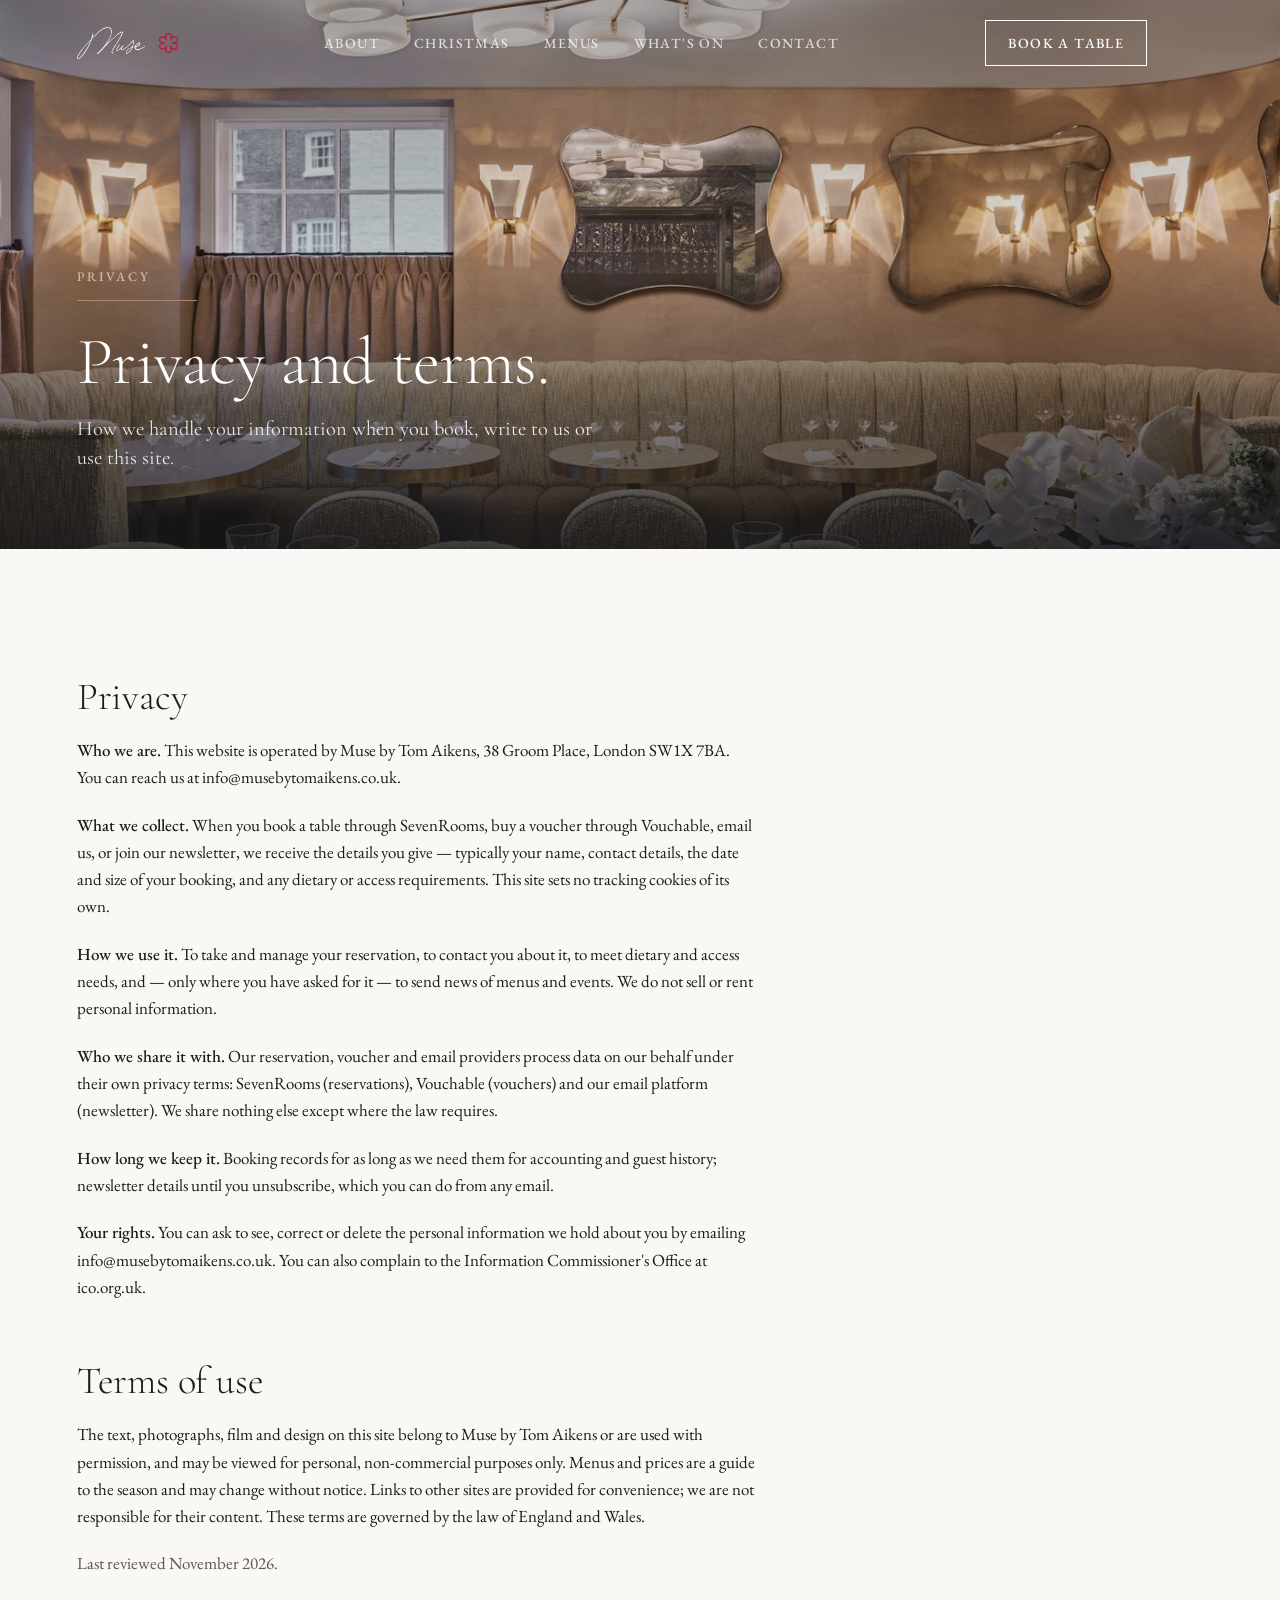
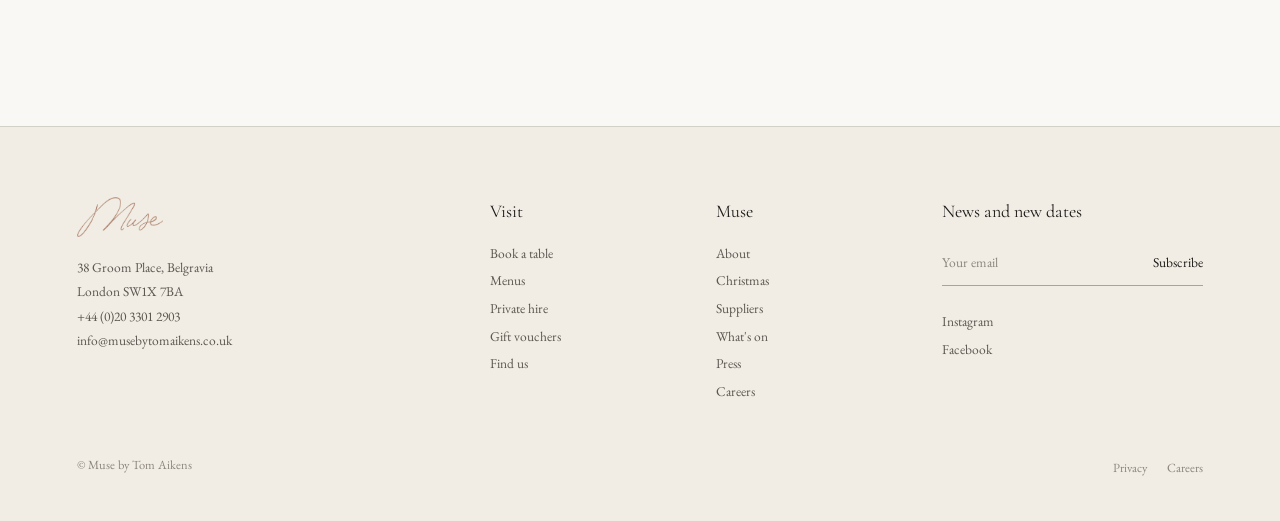
<file: privacy.html>
<!DOCTYPE html>
<html lang="en-GB">
<head>
<meta charset="utf-8">
<meta name="viewport" content="width=device-width, initial-scale=1">
<title>Privacy — Muse by Tom Aikens</title>
<meta name="description" content="How Muse by Tom Aikens collects and uses personal information, and the terms of use for this website.">
<link rel="canonical" href="https://musebytomaikens.co.uk/privacy.html">
<meta property="og:type" content="website">
<meta property="og:site_name" content="Muse by Tom Aikens">
<meta property="og:title" content="Privacy — Muse by Tom Aikens">
<meta property="og:description" content="How Muse by Tom Aikens collects and uses personal information, and the terms of use for this website.">
<meta property="og:url" content="https://musebytomaikens.co.uk/privacy.html">
<meta property="og:image" content="https://musebytomaikens.co.uk/img/kitchen-counter.jpg">
<meta name="twitter:card" content="summary_large_image">
<meta name="theme-color" content="#FAF8F4">

<link rel="icon" href="img/logo.png">
<link rel="preconnect" href="https://fonts.googleapis.com">
<link rel="preconnect" href="https://fonts.gstatic.com" crossorigin>
<link href="https://fonts.googleapis.com/css2?family=Cormorant+Garamond:ital,wght@0,300;0,400;0,500;1,300;1,400&family=EB+Garamond:ital,wght@0,400;0,500;1,400&display=swap" rel="stylesheet">
<link rel="stylesheet" href="css/site.css?v=24">
</head>
<body>
<a class="sr" href="#main">Skip to content</a>
<header class="nav" id="nav">
  <a href="index.html" class="brand"><img src="img/logo.png" alt="Muse by Tom Aikens" class="logo"><img src="img/michelin.png" alt="One Michelin star" class="star-mark" title="One Michelin star"></a>
  <nav class="navlinks" aria-label="Main"><a href="about.html">About</a><a href="christmas.html">Christmas</a><a href="menus.html">Menus</a><a href="whats-on.html">What's On</a><a href="contact.html">Contact</a></nav>
  <div class="nav-right">
    <a class="book" href="https://www.sevenrooms.com/reservations/musebytomaikens" target="_blank" rel="noopener">Book a table</a>
    <button class="burger" id="open" aria-label="Open menu"><span></span><span></span><span></span></button>
  </div>
</header>
<div class="drawer" id="drawer">
  <button class="close" id="close">Close</button>
  <div class="dr-links">
    <a href="index.html" data-img="img/kitchen-counter.jpg">Home</a>
    <a href="about.html" data-img="img/tom.jpg">About</a>
    <a href="christmas.html" data-img="img/dining-area.jpg">Christmas</a>
    <a href="menus.html" data-img="img/img1.jpg">Menus</a>
    <a href="whats-on.html" data-img="img/culinary-creators.jpg">What's On</a>
    <a href="private-hire.html" data-img="img/private-party-1.jpg">Private Hire</a>
    <a href="suppliers.html" data-img="img/our-suppliers.jpg">Suppliers</a>
    <a href="gallery.html" data-img="img/dining-area.jpg">Gallery</a>
    <a href="press.html" data-img="img/drinks-cab.jpg">Press</a>
    <a href="contact.html" data-img="img/muse-building.jpg">Contact</a>
    <a href="https://musebytomaikens.vouchable.co.uk" target="_blank" rel="noopener" data-img="img/img2.jpg">Gift vouchers</a>
    <a class="book" href="https://www.sevenrooms.com/reservations/musebytomaikens" target="_blank" rel="noopener">Book a table</a>
  </div>
  <div class="dr-side">
    <div class="dr-pic"><img src="img/kitchen-counter.jpg" alt="" id="drimg"></div>
    <div class="dr-meta">
      <div><h4>Find us</h4>38 Groom Place, Belgravia<br>London SW1X 7BA<br><a href="tel:+442033012903">+44 (0)20 3301 2903</a></div>
      <div><h4>Hours</h4>Lunch Wed – Sat, 12.30 – 1.30pm<br>Dinner Tue – Sat, 6.00 – 8.00pm<br>Closed Sunday and Monday</div>
      <div><h4>Follow</h4><a href="https://www.instagram.com/musebytomaikens" target="_blank" rel="noopener">Instagram</a><br><a href="https://www.facebook.com/Muse-by-Tom-Aikens-106260100800055" target="_blank" rel="noopener">Facebook</a></div>
    </div>
  </div>
  <div class="foot">38 Groom Place, Belgravia &nbsp;·&nbsp; +44 (0)20 3301 2903</div>
</div>
<main id="main">
<section class="page-hero">
  <div class="ph plx" data-plx="20"><img src="img/dining-area.jpg" alt="The dining room at Muse"></div>
  <div class="inner">
    <div class="chapter">Privacy</div>
    <h1>Privacy and terms.</h1>
    <p class="lede">How we handle your information when you book, write to us or use this site.</p>
  </div>
</section>

<section class="legal">
  <h2>Privacy</h2>
  <p><b>Who we are.</b> This website is operated by Muse by Tom Aikens, 38 Groom Place, London SW1X 7BA. You can reach us at info@musebytomaikens.co.uk.</p>
  <p><b>What we collect.</b> When you book a table through SevenRooms, buy a voucher through Vouchable, email us, or join our newsletter, we receive the details you give — typically your name, contact details, the date and size of your booking, and any dietary or access requirements. This site sets no tracking cookies of its own.</p>
  <p><b>How we use it.</b> To take and manage your reservation, to contact you about it, to meet dietary and access needs, and — only where you have asked for it — to send news of menus and events. We do not sell or rent personal information.</p>
  <p><b>Who we share it with.</b> Our reservation, voucher and email providers process data on our behalf under their own privacy terms: SevenRooms (reservations), Vouchable (vouchers) and our email platform (newsletter). We share nothing else except where the law requires.</p>
  <p><b>How long we keep it.</b> Booking records for as long as we need them for accounting and guest history; newsletter details until you unsubscribe, which you can do from any email.</p>
  <p><b>Your rights.</b> You can ask to see, correct or delete the personal information we hold about you by emailing info@musebytomaikens.co.uk. You can also complain to the Information Commissioner's Office at ico.org.uk.</p>
  <h2 style="margin-top:60px">Terms of use</h2>
  <p>The text, photographs, film and design on this site belong to Muse by Tom Aikens or are used with permission, and may be viewed for personal, non-commercial purposes only. Menus and prices are a guide to the season and may change without notice. Links to other sites are provided for convenience; we are not responsible for their content. These terms are governed by the law of England and Wales.</p>
  <p class="small mute">Last reviewed November 2026.</p>
</section>
</main>
<footer>
  <div class="foot-grid">
    <div>
      <img src="img/logo.png" alt="Muse by Tom Aikens" class="logo" style="height:40px;margin-bottom:18px">
      <address>38 Groom Place, Belgravia<br>London SW1X 7BA<br><a href="tel:+442033012903">+44 (0)20 3301 2903</a><br><a href="mailto:info@musebytomaikens.co.uk">info@musebytomaikens.co.uk</a></address>
    </div>
    <div>
      <h4>Visit</h4>
      <nav><a href="https://www.sevenrooms.com/reservations/musebytomaikens" target="_blank" rel="noopener">Book a table</a><a href="menus.html">Menus</a><a href="private-hire.html">Private hire</a><a href="https://musebytomaikens.vouchable.co.uk" target="_blank" rel="noopener">Gift vouchers</a><a href="contact.html">Find us</a></nav>
    </div>
    <div>
      <h4>Muse</h4>
      <nav><a href="about.html">About</a><a href="christmas.html">Christmas</a><a href="suppliers.html">Suppliers</a><a href="whats-on.html">What's on</a><a href="press.html">Press</a><a href="careers.html">Careers</a></nav>
    </div>
    <div>
      <h4>News and new dates</h4>
      <form class="news"><label class="sr" for="em">Email</label><input id="em" type="email" placeholder="Your email" required><button type="submit">Subscribe</button></form>
      <nav style="margin-top:22px"><a href="https://www.instagram.com/musebytomaikens" target="_blank" rel="noopener">Instagram</a><a href="https://www.facebook.com/Muse-by-Tom-Aikens-106260100800055" target="_blank" rel="noopener">Facebook</a></nav>
    </div>
  </div>
  <div class="foot-bot">
    <div>© Muse by Tom Aikens</div>
    <nav><a href="privacy.html">Privacy</a><a href="careers.html">Careers</a></nav>
  </div>
</footer>
<script src="js/site.js?v=25"></script>
</body>
</html>
</file>
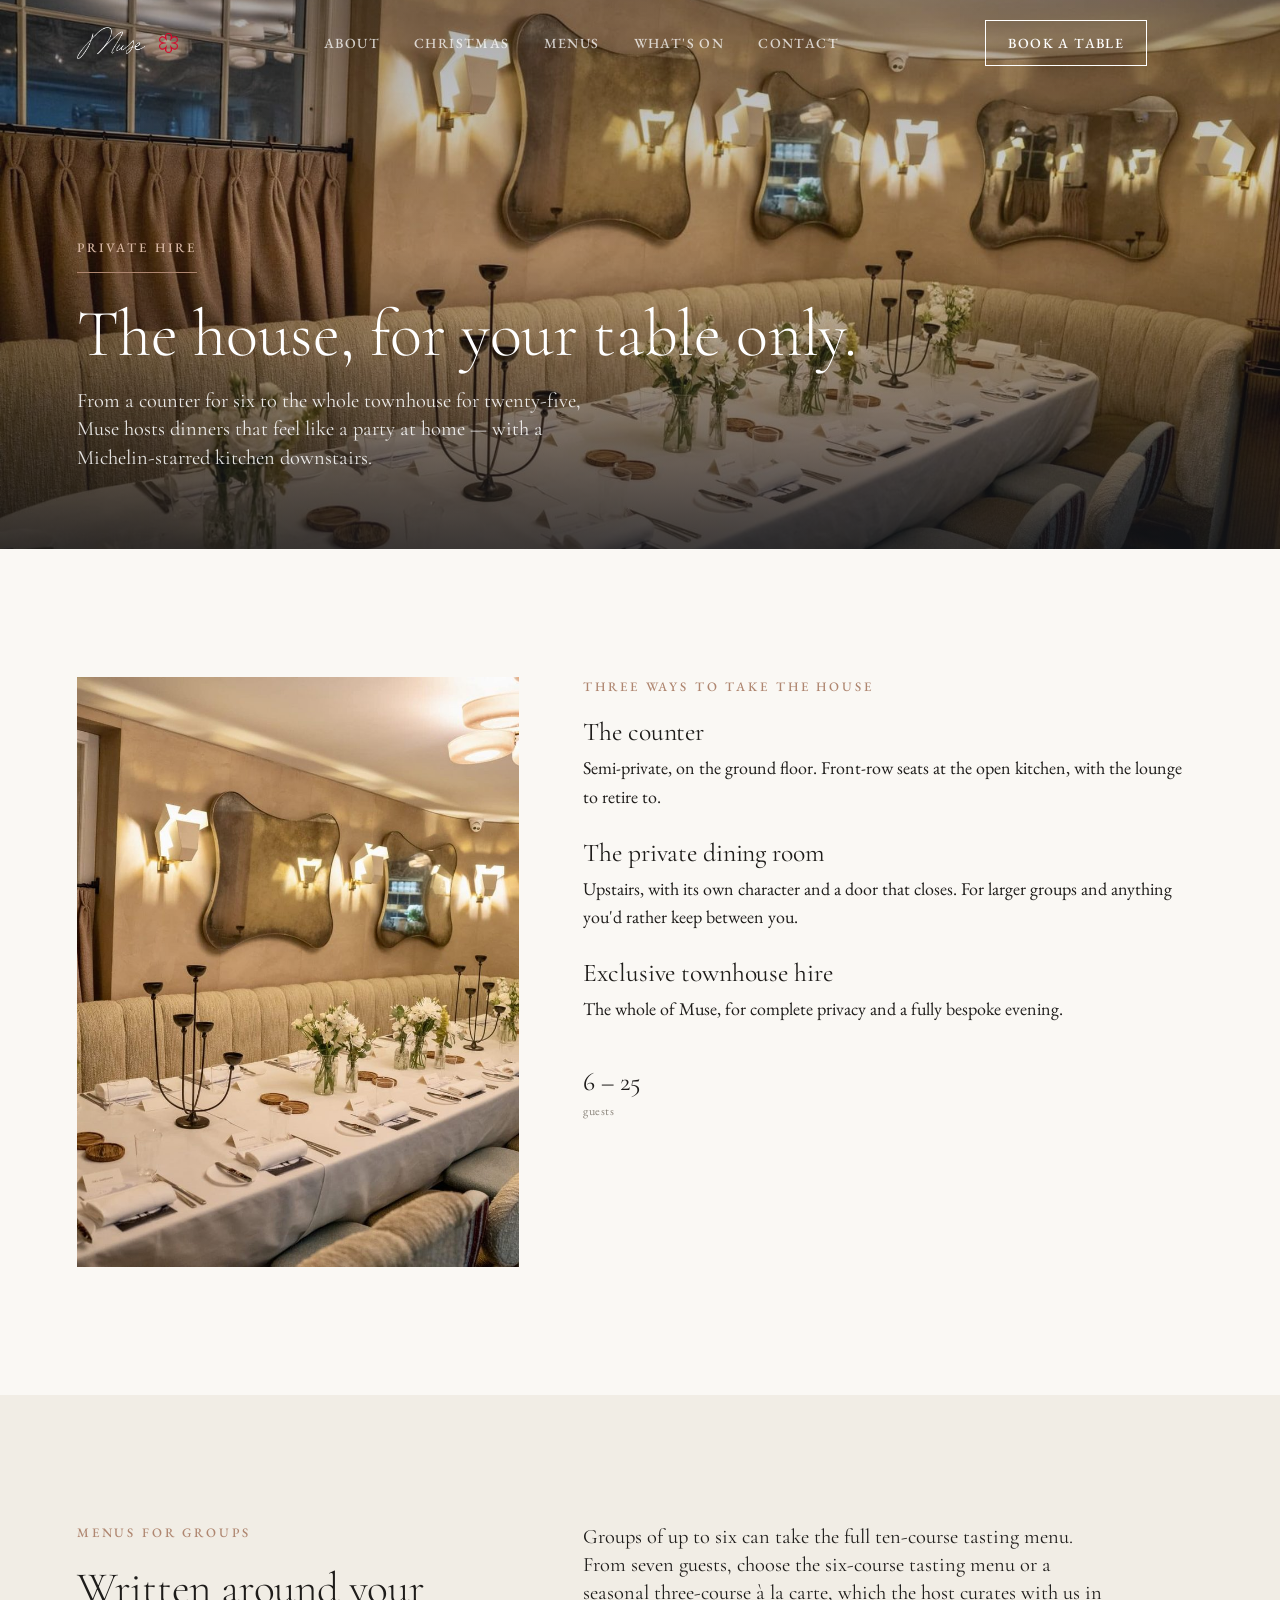
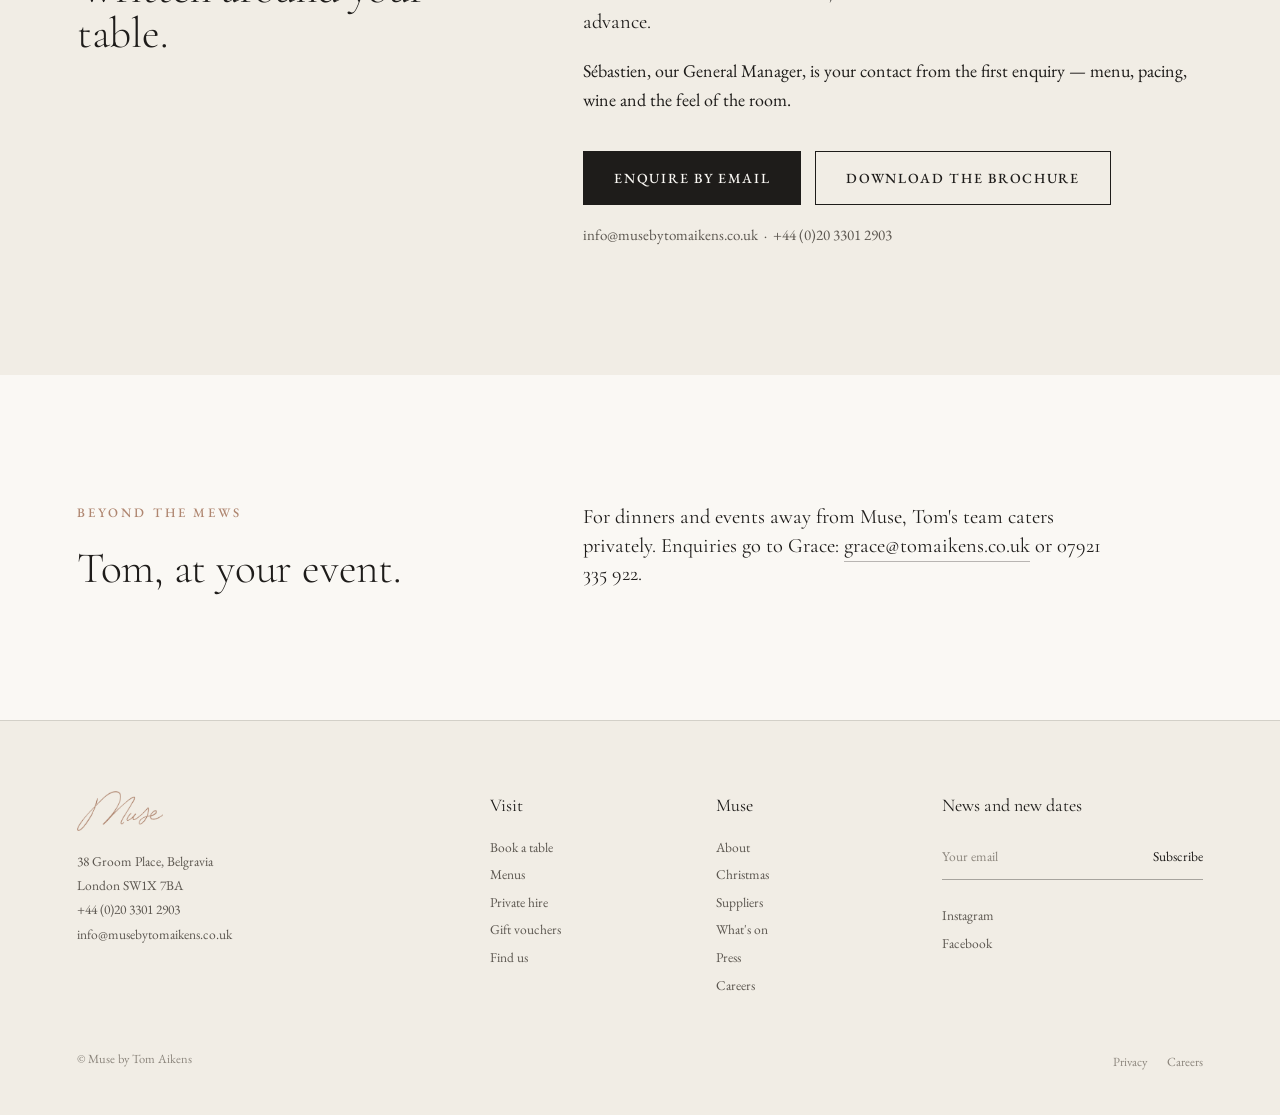
<file: private-hire.html>
<!DOCTYPE html>
<html lang="en-GB">
<head>
<meta charset="utf-8">
<meta name="viewport" content="width=device-width, initial-scale=1">
<title>Private Hire — Muse by Tom Aikens</title>
<meta name="description" content="Private and group dining at Muse for 6 to 25 guests: the counter, the upstairs private dining room, or exclusive hire of the whole townhouse.">
<link rel="canonical" href="https://musebytomaikens.co.uk/private-hire.html">
<meta property="og:type" content="website">
<meta property="og:site_name" content="Muse by Tom Aikens">
<meta property="og:title" content="Private Hire — Muse by Tom Aikens">
<meta property="og:description" content="Private and group dining at Muse for 6 to 25 guests: the counter, the upstairs private dining room, or exclusive hire of the whole townhouse.">
<meta property="og:url" content="https://musebytomaikens.co.uk/private-hire.html">
<meta property="og:image" content="https://musebytomaikens.co.uk/img/private-party-1.jpg">
<meta name="twitter:card" content="summary_large_image">
<meta name="theme-color" content="#FAF8F4">

<link rel="icon" href="img/logo.png">
<link rel="preconnect" href="https://fonts.googleapis.com">
<link rel="preconnect" href="https://fonts.gstatic.com" crossorigin>
<link href="https://fonts.googleapis.com/css2?family=Cormorant+Garamond:ital,wght@0,300;0,400;0,500;1,300;1,400&family=EB+Garamond:ital,wght@0,400;0,500;1,400&display=swap" rel="stylesheet">
<link rel="stylesheet" href="css/site.css?v=24">
</head>
<body>
<a class="sr" href="#main">Skip to content</a>
<header class="nav" id="nav">
  <a href="index.html" class="brand"><img src="img/logo.png" alt="Muse by Tom Aikens" class="logo"><img src="img/michelin.png" alt="One Michelin star" class="star-mark" title="One Michelin star"></a>
  <nav class="navlinks" aria-label="Main"><a href="about.html">About</a><a href="christmas.html">Christmas</a><a href="menus.html">Menus</a><a href="whats-on.html">What's On</a><a href="contact.html">Contact</a></nav>
  <div class="nav-right">
    <a class="book" href="https://www.sevenrooms.com/reservations/musebytomaikens" target="_blank" rel="noopener">Book a table</a>
    <button class="burger" id="open" aria-label="Open menu"><span></span><span></span><span></span></button>
  </div>
</header>
<div class="drawer" id="drawer">
  <button class="close" id="close">Close</button>
  <div class="dr-links">
    <a href="index.html" data-img="img/kitchen-counter.jpg">Home</a>
    <a href="about.html" data-img="img/tom.jpg">About</a>
    <a href="christmas.html" data-img="img/dining-area.jpg">Christmas</a>
    <a href="menus.html" data-img="img/img1.jpg">Menus</a>
    <a href="whats-on.html" data-img="img/culinary-creators.jpg">What's On</a>
    <a href="private-hire.html" data-img="img/private-party-1.jpg">Private Hire</a>
    <a href="suppliers.html" data-img="img/our-suppliers.jpg">Suppliers</a>
    <a href="gallery.html" data-img="img/dining-area.jpg">Gallery</a>
    <a href="press.html" data-img="img/drinks-cab.jpg">Press</a>
    <a href="contact.html" data-img="img/muse-building.jpg">Contact</a>
    <a href="https://musebytomaikens.vouchable.co.uk" target="_blank" rel="noopener" data-img="img/img2.jpg">Gift vouchers</a>
    <a class="book" href="https://www.sevenrooms.com/reservations/musebytomaikens" target="_blank" rel="noopener">Book a table</a>
  </div>
  <div class="dr-side">
    <div class="dr-pic"><img src="img/kitchen-counter.jpg" alt="" id="drimg"></div>
    <div class="dr-meta">
      <div><h4>Find us</h4>38 Groom Place, Belgravia<br>London SW1X 7BA<br><a href="tel:+442033012903">+44 (0)20 3301 2903</a></div>
      <div><h4>Hours</h4>Lunch Wed – Sat, 12.30 – 1.30pm<br>Dinner Tue – Sat, 6.00 – 8.00pm<br>Closed Sunday and Monday</div>
      <div><h4>Follow</h4><a href="https://www.instagram.com/musebytomaikens" target="_blank" rel="noopener">Instagram</a><br><a href="https://www.facebook.com/Muse-by-Tom-Aikens-106260100800055" target="_blank" rel="noopener">Facebook</a></div>
    </div>
  </div>
  <div class="foot">38 Groom Place, Belgravia &nbsp;·&nbsp; +44 (0)20 3301 2903</div>
</div>
<main id="main">
<section class="page-hero">
  <div class="ph plx" data-plx="20"><img src="img/private-party-1.jpg" alt="The dining room set for a private party"></div>
  <div class="inner">
    <div class="chapter">Private hire</div>
    <h1>The house, for your table only.</h1>
    <p class="lede">From a counter for six to the whole townhouse for twenty-five, Muse hosts dinners that feel like a party at home — with a Michelin-starred kitchen downstairs.</p>
  </div>
</section>

<section>
  <div class="grid g-2">
    <div class="ph reveal tall plx" data-plx="16"><img src="img/private-party-1.jpg" alt="The dining room set for a private party" loading="lazy"></div>
    <div>
      <div class="chapter">Three ways to take the house</div>
      <h3>The counter</h3><p style="margin:8px 0 28px">Semi-private, on the ground floor. Front-row seats at the open kitchen, with the lounge to retire to.</p>
      <h3>The private dining room</h3><p style="margin:8px 0 28px">Upstairs, with its own character and a door that closes. For larger groups and anything you'd rather keep between you.</p>
      <h3>Exclusive townhouse hire</h3><p style="margin:8px 0 28px">The whole of Muse, for complete privacy and a fully bespoke evening.</p>
      <div class="facts"><div>6 – 25<small>guests</small></div></div>
    </div>
  </div>
</section>

<section class="tint">
  <div class="grid g-2">
    <div><div class="chapter">Menus for groups</div><h2>Written around your table.</h2></div>
    <div>
      <p class="lede">Groups of up to six can take the full ten-course tasting menu. From seven guests, choose the six-course tasting menu or a seasonal three-course à la carte, which the host curates with us in advance.</p>
      <p style="margin-top:1.2em">Sébastien, our General Manager, is your contact from the first enquiry — menu, pacing, wine and the feel of the room.</p>
      <div class="cta"><a class="btn solid" href="mailto:info@musebytomaikens.co.uk?subject=Private%20dining%20enquiry">Enquire by email</a><a class="btn" href="https://www.dropbox.com/scl/fi/wp0vfcxkwxbc31bhx0jwh/Group-Dining-at-Muse.pdf?rlkey=ujyde62gvma5txxepxyfa2egi&dl=0" target="_blank" rel="noopener">Download the brochure</a></div>
      <p class="small mute" style="margin-top:18px">info@musebytomaikens.co.uk &nbsp;·&nbsp; +44 (0)20 3301 2903</p>
    </div>
  </div>
</section>

<section>
  <div class="grid g-2">
    <div><div class="chapter">Beyond the mews</div><h2>Tom, at your event.</h2></div>
    <div><p class="lede">For dinners and events away from Muse, Tom's team caters privately. Enquiries go to Grace: <a class="tl" href="mailto:grace@tomaikens.co.uk">grace@tomaikens.co.uk</a> or 07921 335 922.</p></div>
  </div>
</section>
</main>
<footer>
  <div class="foot-grid">
    <div>
      <img src="img/logo.png" alt="Muse by Tom Aikens" class="logo" style="height:40px;margin-bottom:18px">
      <address>38 Groom Place, Belgravia<br>London SW1X 7BA<br><a href="tel:+442033012903">+44 (0)20 3301 2903</a><br><a href="mailto:info@musebytomaikens.co.uk">info@musebytomaikens.co.uk</a></address>
    </div>
    <div>
      <h4>Visit</h4>
      <nav><a href="https://www.sevenrooms.com/reservations/musebytomaikens" target="_blank" rel="noopener">Book a table</a><a href="menus.html">Menus</a><a href="private-hire.html">Private hire</a><a href="https://musebytomaikens.vouchable.co.uk" target="_blank" rel="noopener">Gift vouchers</a><a href="contact.html">Find us</a></nav>
    </div>
    <div>
      <h4>Muse</h4>
      <nav><a href="about.html">About</a><a href="christmas.html">Christmas</a><a href="suppliers.html">Suppliers</a><a href="whats-on.html">What's on</a><a href="press.html">Press</a><a href="careers.html">Careers</a></nav>
    </div>
    <div>
      <h4>News and new dates</h4>
      <form class="news"><label class="sr" for="em">Email</label><input id="em" type="email" placeholder="Your email" required><button type="submit">Subscribe</button></form>
      <nav style="margin-top:22px"><a href="https://www.instagram.com/musebytomaikens" target="_blank" rel="noopener">Instagram</a><a href="https://www.facebook.com/Muse-by-Tom-Aikens-106260100800055" target="_blank" rel="noopener">Facebook</a></nav>
    </div>
  </div>
  <div class="foot-bot">
    <div>© Muse by Tom Aikens</div>
    <nav><a href="privacy.html">Privacy</a><a href="careers.html">Careers</a></nav>
  </div>
</footer>
<script src="js/site.js?v=25"></script>
</body>
</html>
</file>
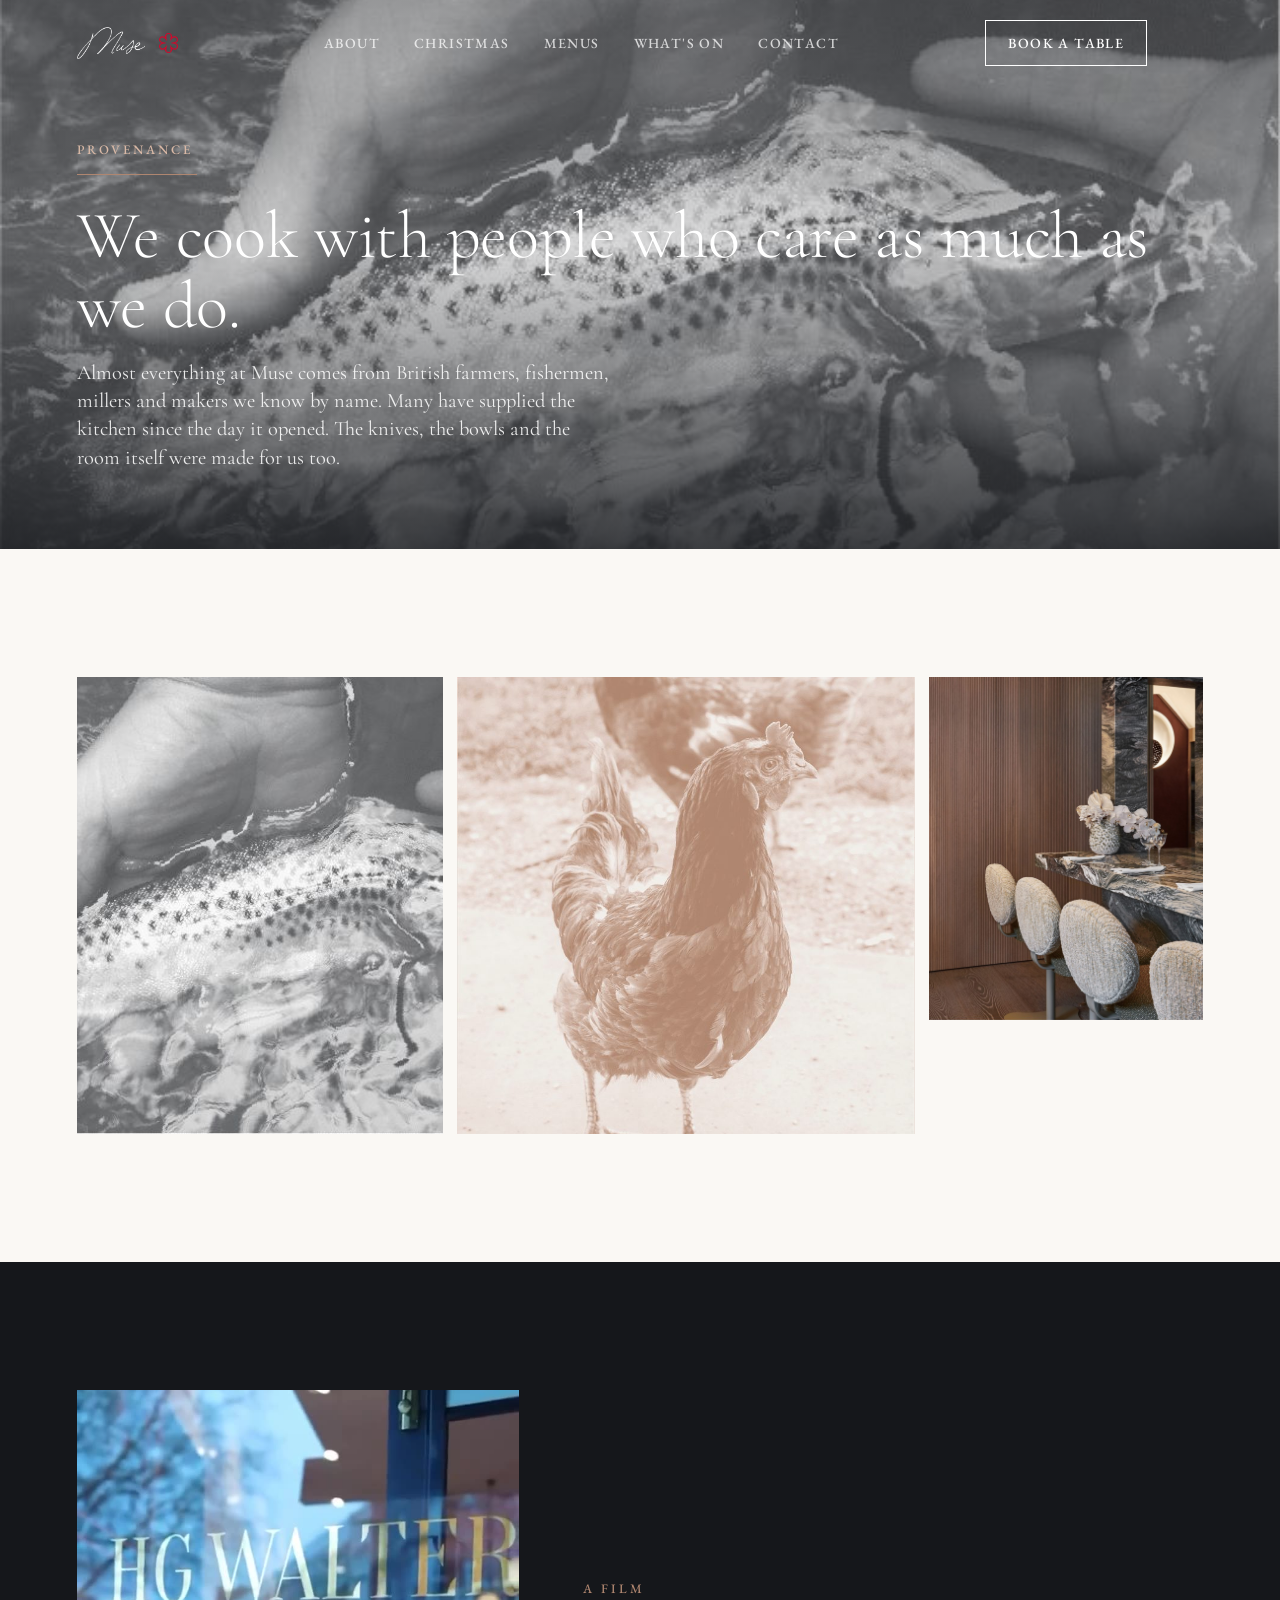
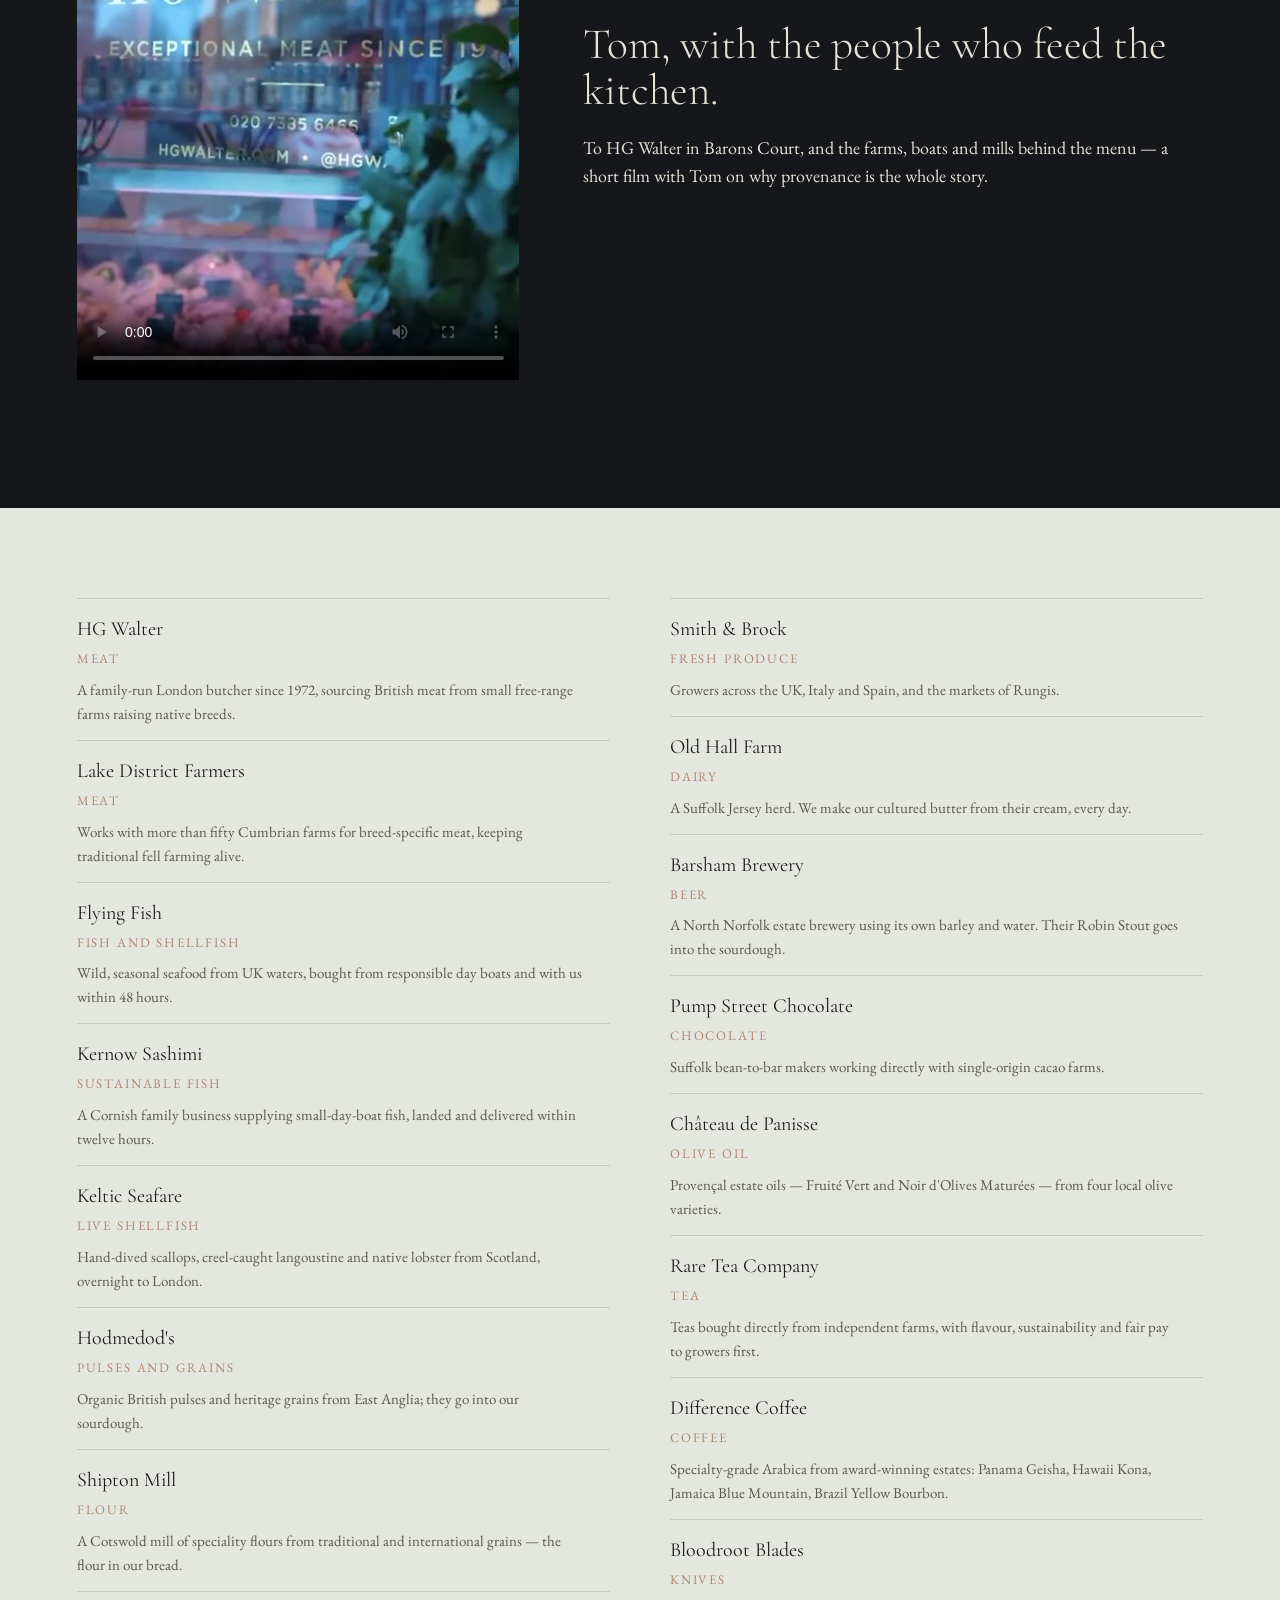
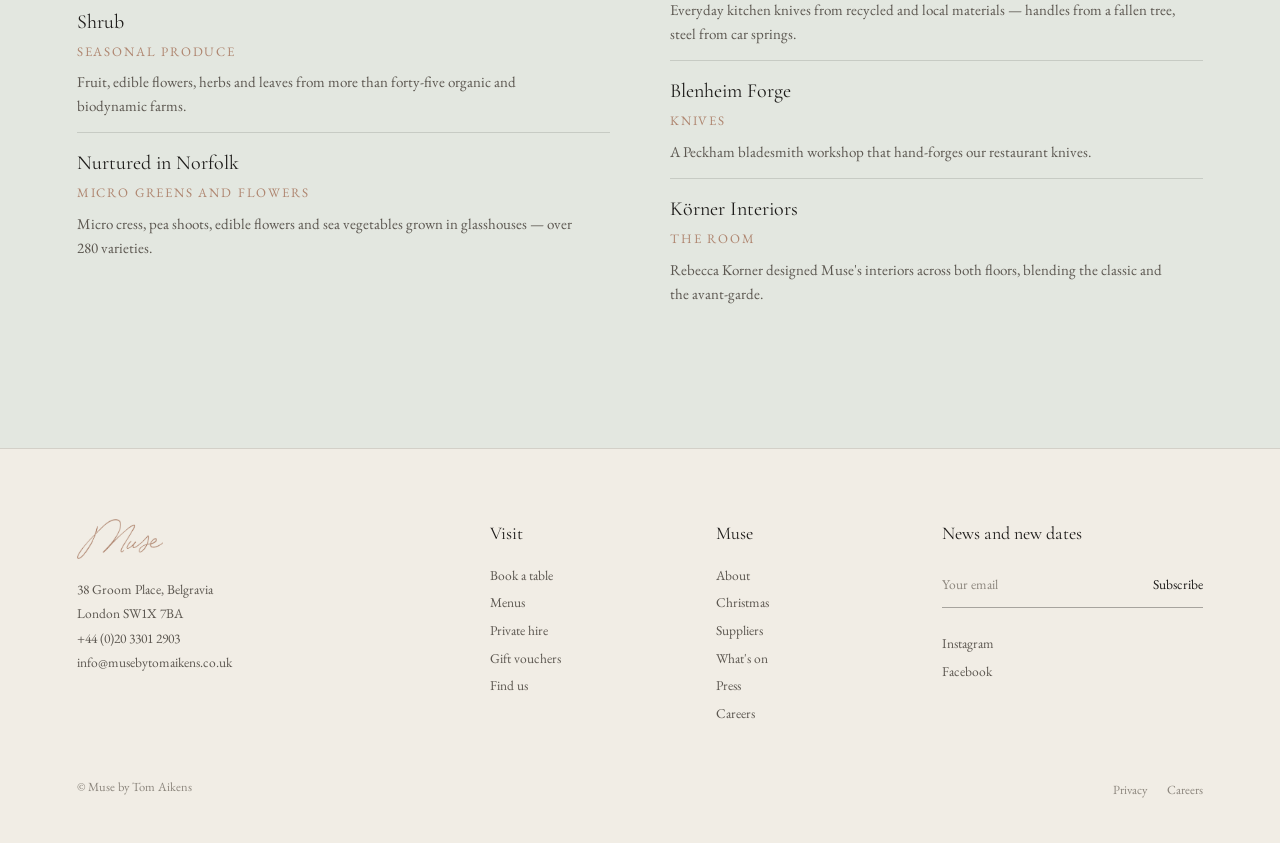
<file: suppliers.html>
<!DOCTYPE html>
<html lang="en-GB">
<head>
<meta charset="utf-8">
<meta name="viewport" content="width=device-width, initial-scale=1">
<title>Suppliers — Muse by Tom Aikens</title>
<meta name="description" content="The farmers, fishermen, millers and makers who supply Muse by Tom Aikens — from HG Walter and Lake District Farmers to Blenheim Forge.">
<link rel="canonical" href="https://musebytomaikens.co.uk/suppliers.html">
<meta property="og:type" content="website">
<meta property="og:site_name" content="Muse by Tom Aikens">
<meta property="og:title" content="Suppliers — Muse by Tom Aikens">
<meta property="og:description" content="The farmers, fishermen, millers and makers who supply Muse by Tom Aikens — from HG Walter and Lake District Farmers to Blenheim Forge.">
<meta property="og:url" content="https://musebytomaikens.co.uk/suppliers.html">
<meta property="og:image" content="https://musebytomaikens.co.uk/img/provenance.jpg">
<meta name="twitter:card" content="summary_large_image">
<meta name="theme-color" content="#FAF8F4">

<link rel="icon" href="img/logo.png">
<link rel="preconnect" href="https://fonts.googleapis.com">
<link rel="preconnect" href="https://fonts.gstatic.com" crossorigin>
<link href="https://fonts.googleapis.com/css2?family=Cormorant+Garamond:ital,wght@0,300;0,400;0,500;1,300;1,400&family=EB+Garamond:ital,wght@0,400;0,500;1,400&display=swap" rel="stylesheet">
<link rel="stylesheet" href="css/site.css?v=24">
</head>
<body>
<a class="sr" href="#main">Skip to content</a>
<header class="nav" id="nav">
  <a href="index.html" class="brand"><img src="img/logo.png" alt="Muse by Tom Aikens" class="logo"><img src="img/michelin.png" alt="One Michelin star" class="star-mark" title="One Michelin star"></a>
  <nav class="navlinks" aria-label="Main"><a href="about.html">About</a><a href="christmas.html">Christmas</a><a href="menus.html">Menus</a><a href="whats-on.html">What's On</a><a href="contact.html">Contact</a></nav>
  <div class="nav-right">
    <a class="book" href="https://www.sevenrooms.com/reservations/musebytomaikens" target="_blank" rel="noopener">Book a table</a>
    <button class="burger" id="open" aria-label="Open menu"><span></span><span></span><span></span></button>
  </div>
</header>
<div class="drawer" id="drawer">
  <button class="close" id="close">Close</button>
  <div class="dr-links">
    <a href="index.html" data-img="img/kitchen-counter.jpg">Home</a>
    <a href="about.html" data-img="img/tom.jpg">About</a>
    <a href="christmas.html" data-img="img/dining-area.jpg">Christmas</a>
    <a href="menus.html" data-img="img/img1.jpg">Menus</a>
    <a href="whats-on.html" data-img="img/culinary-creators.jpg">What's On</a>
    <a href="private-hire.html" data-img="img/private-party-1.jpg">Private Hire</a>
    <a href="suppliers.html" data-img="img/our-suppliers.jpg">Suppliers</a>
    <a href="gallery.html" data-img="img/dining-area.jpg">Gallery</a>
    <a href="press.html" data-img="img/drinks-cab.jpg">Press</a>
    <a href="contact.html" data-img="img/muse-building.jpg">Contact</a>
    <a href="https://musebytomaikens.vouchable.co.uk" target="_blank" rel="noopener" data-img="img/img2.jpg">Gift vouchers</a>
    <a class="book" href="https://www.sevenrooms.com/reservations/musebytomaikens" target="_blank" rel="noopener">Book a table</a>
  </div>
  <div class="dr-side">
    <div class="dr-pic"><img src="img/kitchen-counter.jpg" alt="" id="drimg"></div>
    <div class="dr-meta">
      <div><h4>Find us</h4>38 Groom Place, Belgravia<br>London SW1X 7BA<br><a href="tel:+442033012903">+44 (0)20 3301 2903</a></div>
      <div><h4>Hours</h4>Lunch Wed – Sat, 12.30 – 1.30pm<br>Dinner Tue – Sat, 6.00 – 8.00pm<br>Closed Sunday and Monday</div>
      <div><h4>Follow</h4><a href="https://www.instagram.com/musebytomaikens" target="_blank" rel="noopener">Instagram</a><br><a href="https://www.facebook.com/Muse-by-Tom-Aikens-106260100800055" target="_blank" rel="noopener">Facebook</a></div>
    </div>
  </div>
  <div class="foot">38 Groom Place, Belgravia &nbsp;·&nbsp; +44 (0)20 3301 2903</div>
</div>
<main id="main">
<section class="page-hero">
  <div class="ph plx" data-plx="20"><img src="img/provenance.jpg" alt="Wild trout"></div>
  <div class="inner">
    <div class="chapter">Provenance</div>
    <h1>We cook with people who care as much as we do.</h1>
    <p class="lede">Almost everything at Muse comes from British farmers, fishermen, millers and makers we know by name. Many have supplied the kitchen since the day it opened. The knives, the bowls and the room itself were made for us too.</p>
  </div>
</section>

<section>
  <div class="strip"><div class="ph reveal " ><img src="img/provenance.jpg" alt="Wild trout, held by hand" loading="lazy"></div><div class="ph reveal " ><img src="img/our-suppliers.jpg" alt="A hen at one of our farms" loading="lazy"></div><div class="ph reveal " ><img src="img/gallery-3.jpg" alt="Hand-thrown bowls" loading="lazy"></div></div>
</section>
<section class="dark">
  <div class="grid g-2" style="align-items:center">
    <div class="ph tall vid"><video controls playsinline preload="metadata" poster="img/producers-poster.jpg"><source src="img/producers.mp4" type="video/mp4"></video></div>
    <div><div class="chapter">A film</div><h2>Tom, with the people who feed the kitchen.</h2><p style="margin-top:20px">To HG Walter in Barons Court, and the farms, boats and mills behind the menu — a short film with Tom on why provenance is the whole story.</p></div>
  </div>
</section>
<section class="sage" style="padding-top:clamp(60px,7vw,100px)">
  <div class="index"><div style="display:block"><b>HG Walter</b><i style="display:block;text-align:left;color:var(--copper);font-size:13px;margin:4px 0 8px">Meat</i><p style="font-size:15px;color:var(--ink-2)">A family-run London butcher since 1972, sourcing British meat from small free-range farms raising native breeds.</p></div><div style="display:block"><b>Lake District Farmers</b><i style="display:block;text-align:left;color:var(--copper);font-size:13px;margin:4px 0 8px">Meat</i><p style="font-size:15px;color:var(--ink-2)">Works with more than fifty Cumbrian farms for breed-specific meat, keeping traditional fell farming alive.</p></div><div style="display:block"><b>Flying Fish</b><i style="display:block;text-align:left;color:var(--copper);font-size:13px;margin:4px 0 8px">Fish and shellfish</i><p style="font-size:15px;color:var(--ink-2)">Wild, seasonal seafood from UK waters, bought from responsible day boats and with us within 48 hours.</p></div><div style="display:block"><b>Kernow Sashimi</b><i style="display:block;text-align:left;color:var(--copper);font-size:13px;margin:4px 0 8px">Sustainable fish</i><p style="font-size:15px;color:var(--ink-2)">A Cornish family business supplying small-day-boat fish, landed and delivered within twelve hours.</p></div><div style="display:block"><b>Keltic Seafare</b><i style="display:block;text-align:left;color:var(--copper);font-size:13px;margin:4px 0 8px">Live shellfish</i><p style="font-size:15px;color:var(--ink-2)">Hand-dived scallops, creel-caught langoustine and native lobster from Scotland, overnight to London.</p></div><div style="display:block"><b>Hodmedod's</b><i style="display:block;text-align:left;color:var(--copper);font-size:13px;margin:4px 0 8px">Pulses and grains</i><p style="font-size:15px;color:var(--ink-2)">Organic British pulses and heritage grains from East Anglia; they go into our sourdough.</p></div><div style="display:block"><b>Shipton Mill</b><i style="display:block;text-align:left;color:var(--copper);font-size:13px;margin:4px 0 8px">Flour</i><p style="font-size:15px;color:var(--ink-2)">A Cotswold mill of speciality flours from traditional and international grains — the flour in our bread.</p></div><div style="display:block"><b>Shrub</b><i style="display:block;text-align:left;color:var(--copper);font-size:13px;margin:4px 0 8px">Seasonal produce</i><p style="font-size:15px;color:var(--ink-2)">Fruit, edible flowers, herbs and leaves from more than forty-five organic and biodynamic farms.</p></div><div style="display:block"><b>Nurtured in Norfolk</b><i style="display:block;text-align:left;color:var(--copper);font-size:13px;margin:4px 0 8px">Micro greens and flowers</i><p style="font-size:15px;color:var(--ink-2)">Micro cress, pea shoots, edible flowers and sea vegetables grown in glasshouses — over 280 varieties.</p></div><div style="display:block"><b>Smith &amp; Brock</b><i style="display:block;text-align:left;color:var(--copper);font-size:13px;margin:4px 0 8px">Fresh produce</i><p style="font-size:15px;color:var(--ink-2)">Growers across the UK, Italy and Spain, and the markets of Rungis.</p></div><div style="display:block"><b>Old Hall Farm</b><i style="display:block;text-align:left;color:var(--copper);font-size:13px;margin:4px 0 8px">Dairy</i><p style="font-size:15px;color:var(--ink-2)">A Suffolk Jersey herd. We make our cultured butter from their cream, every day.</p></div><div style="display:block"><b>Barsham Brewery</b><i style="display:block;text-align:left;color:var(--copper);font-size:13px;margin:4px 0 8px">Beer</i><p style="font-size:15px;color:var(--ink-2)">A North Norfolk estate brewery using its own barley and water. Their Robin Stout goes into the sourdough.</p></div><div style="display:block"><b>Pump Street Chocolate</b><i style="display:block;text-align:left;color:var(--copper);font-size:13px;margin:4px 0 8px">Chocolate</i><p style="font-size:15px;color:var(--ink-2)">Suffolk bean-to-bar makers working directly with single-origin cacao farms.</p></div><div style="display:block"><b>Château de Panisse</b><i style="display:block;text-align:left;color:var(--copper);font-size:13px;margin:4px 0 8px">Olive oil</i><p style="font-size:15px;color:var(--ink-2)">Provençal estate oils — Fruité Vert and Noir d'Olives Maturées — from four local olive varieties.</p></div><div style="display:block"><b>Rare Tea Company</b><i style="display:block;text-align:left;color:var(--copper);font-size:13px;margin:4px 0 8px">Tea</i><p style="font-size:15px;color:var(--ink-2)">Teas bought directly from independent farms, with flavour, sustainability and fair pay to growers first.</p></div><div style="display:block"><b>Difference Coffee</b><i style="display:block;text-align:left;color:var(--copper);font-size:13px;margin:4px 0 8px">Coffee</i><p style="font-size:15px;color:var(--ink-2)">Specialty-grade Arabica from award-winning estates: Panama Geisha, Hawaii Kona, Jamaica Blue Mountain, Brazil Yellow Bourbon.</p></div><div style="display:block"><b>Bloodroot Blades</b><i style="display:block;text-align:left;color:var(--copper);font-size:13px;margin:4px 0 8px">Knives</i><p style="font-size:15px;color:var(--ink-2)">Everyday kitchen knives from recycled and local materials — handles from a fallen tree, steel from car springs.</p></div><div style="display:block"><b>Blenheim Forge</b><i style="display:block;text-align:left;color:var(--copper);font-size:13px;margin:4px 0 8px">Knives</i><p style="font-size:15px;color:var(--ink-2)">A Peckham bladesmith workshop that hand-forges our restaurant knives.</p></div><div style="display:block"><b>Körner Interiors</b><i style="display:block;text-align:left;color:var(--copper);font-size:13px;margin:4px 0 8px">The room</i><p style="font-size:15px;color:var(--ink-2)">Rebecca Korner designed Muse's interiors across both floors, blending the classic and the avant-garde.</p></div></div>
</section>
</main>
<footer>
  <div class="foot-grid">
    <div>
      <img src="img/logo.png" alt="Muse by Tom Aikens" class="logo" style="height:40px;margin-bottom:18px">
      <address>38 Groom Place, Belgravia<br>London SW1X 7BA<br><a href="tel:+442033012903">+44 (0)20 3301 2903</a><br><a href="mailto:info@musebytomaikens.co.uk">info@musebytomaikens.co.uk</a></address>
    </div>
    <div>
      <h4>Visit</h4>
      <nav><a href="https://www.sevenrooms.com/reservations/musebytomaikens" target="_blank" rel="noopener">Book a table</a><a href="menus.html">Menus</a><a href="private-hire.html">Private hire</a><a href="https://musebytomaikens.vouchable.co.uk" target="_blank" rel="noopener">Gift vouchers</a><a href="contact.html">Find us</a></nav>
    </div>
    <div>
      <h4>Muse</h4>
      <nav><a href="about.html">About</a><a href="christmas.html">Christmas</a><a href="suppliers.html">Suppliers</a><a href="whats-on.html">What's on</a><a href="press.html">Press</a><a href="careers.html">Careers</a></nav>
    </div>
    <div>
      <h4>News and new dates</h4>
      <form class="news"><label class="sr" for="em">Email</label><input id="em" type="email" placeholder="Your email" required><button type="submit">Subscribe</button></form>
      <nav style="margin-top:22px"><a href="https://www.instagram.com/musebytomaikens" target="_blank" rel="noopener">Instagram</a><a href="https://www.facebook.com/Muse-by-Tom-Aikens-106260100800055" target="_blank" rel="noopener">Facebook</a></nav>
    </div>
  </div>
  <div class="foot-bot">
    <div>© Muse by Tom Aikens</div>
    <nav><a href="privacy.html">Privacy</a><a href="careers.html">Careers</a></nav>
  </div>
</footer>
<script src="js/site.js?v=25"></script>
</body>
</html>
</file>
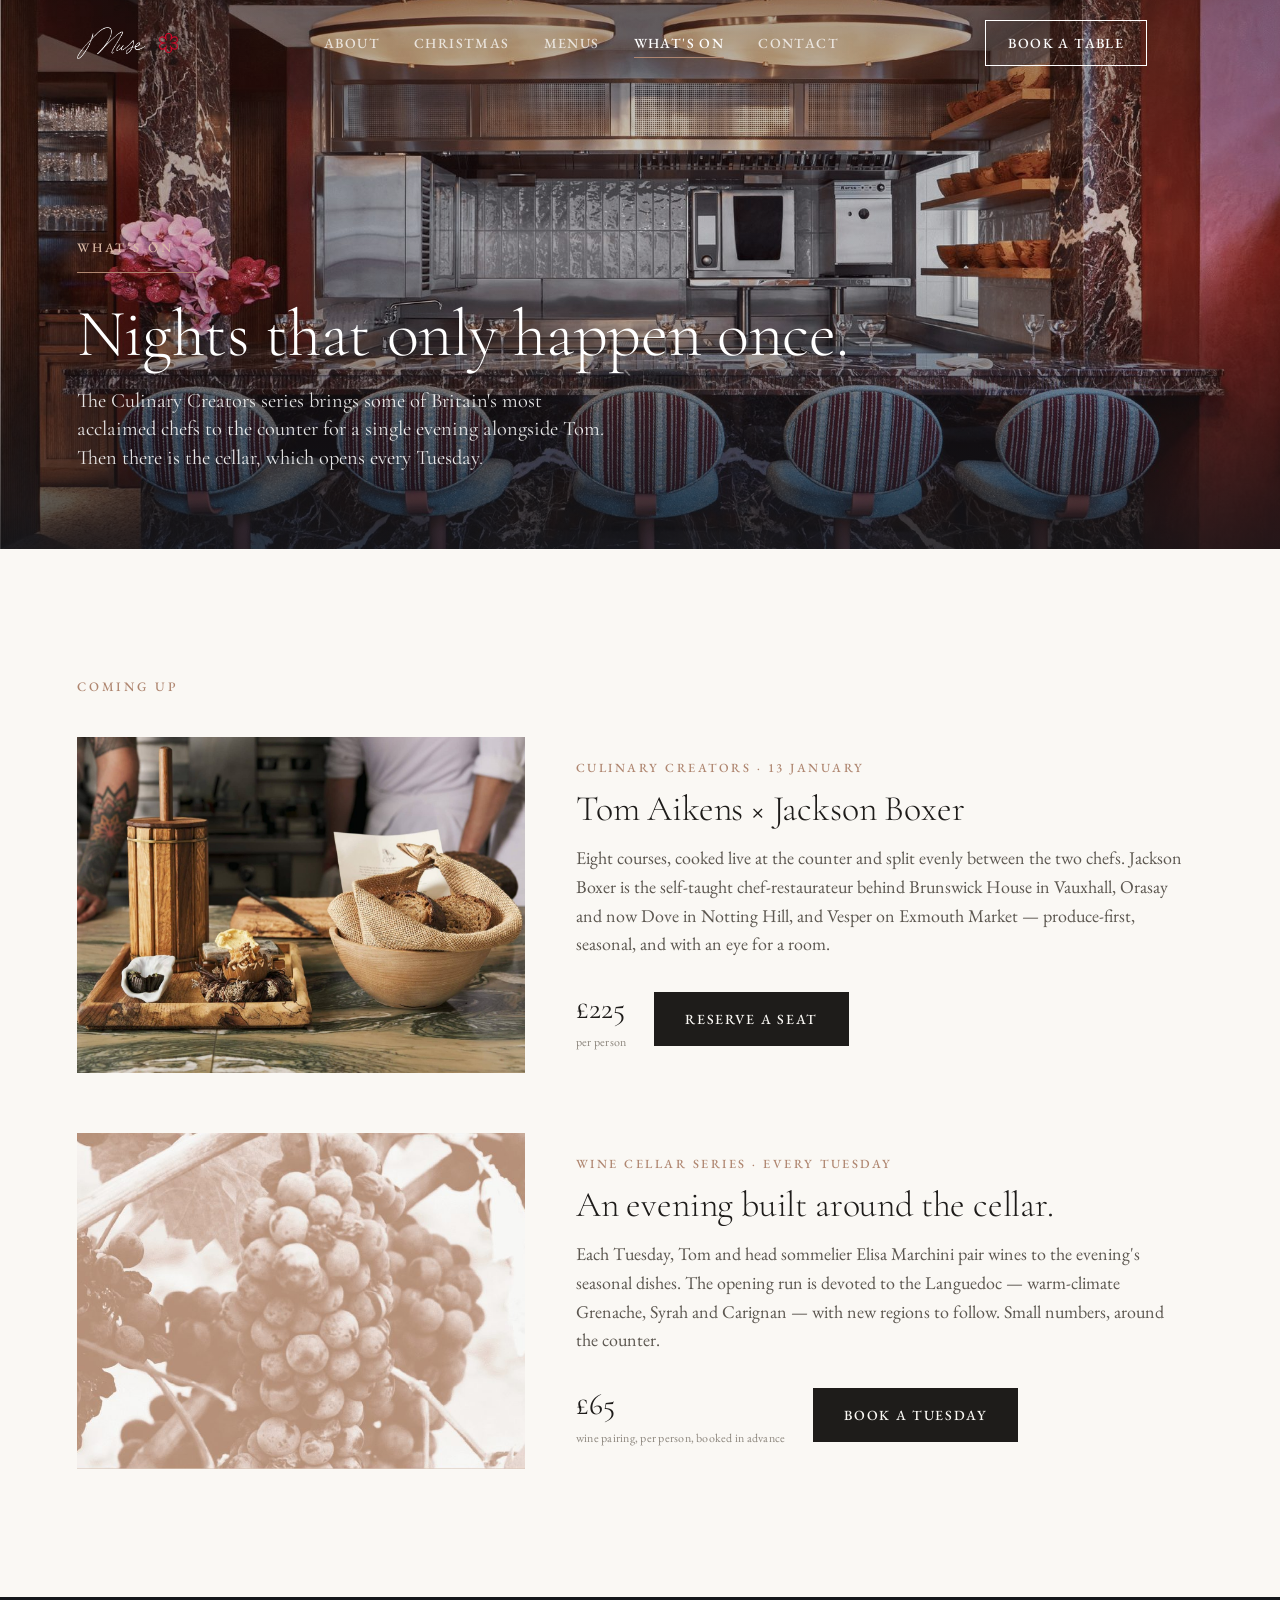
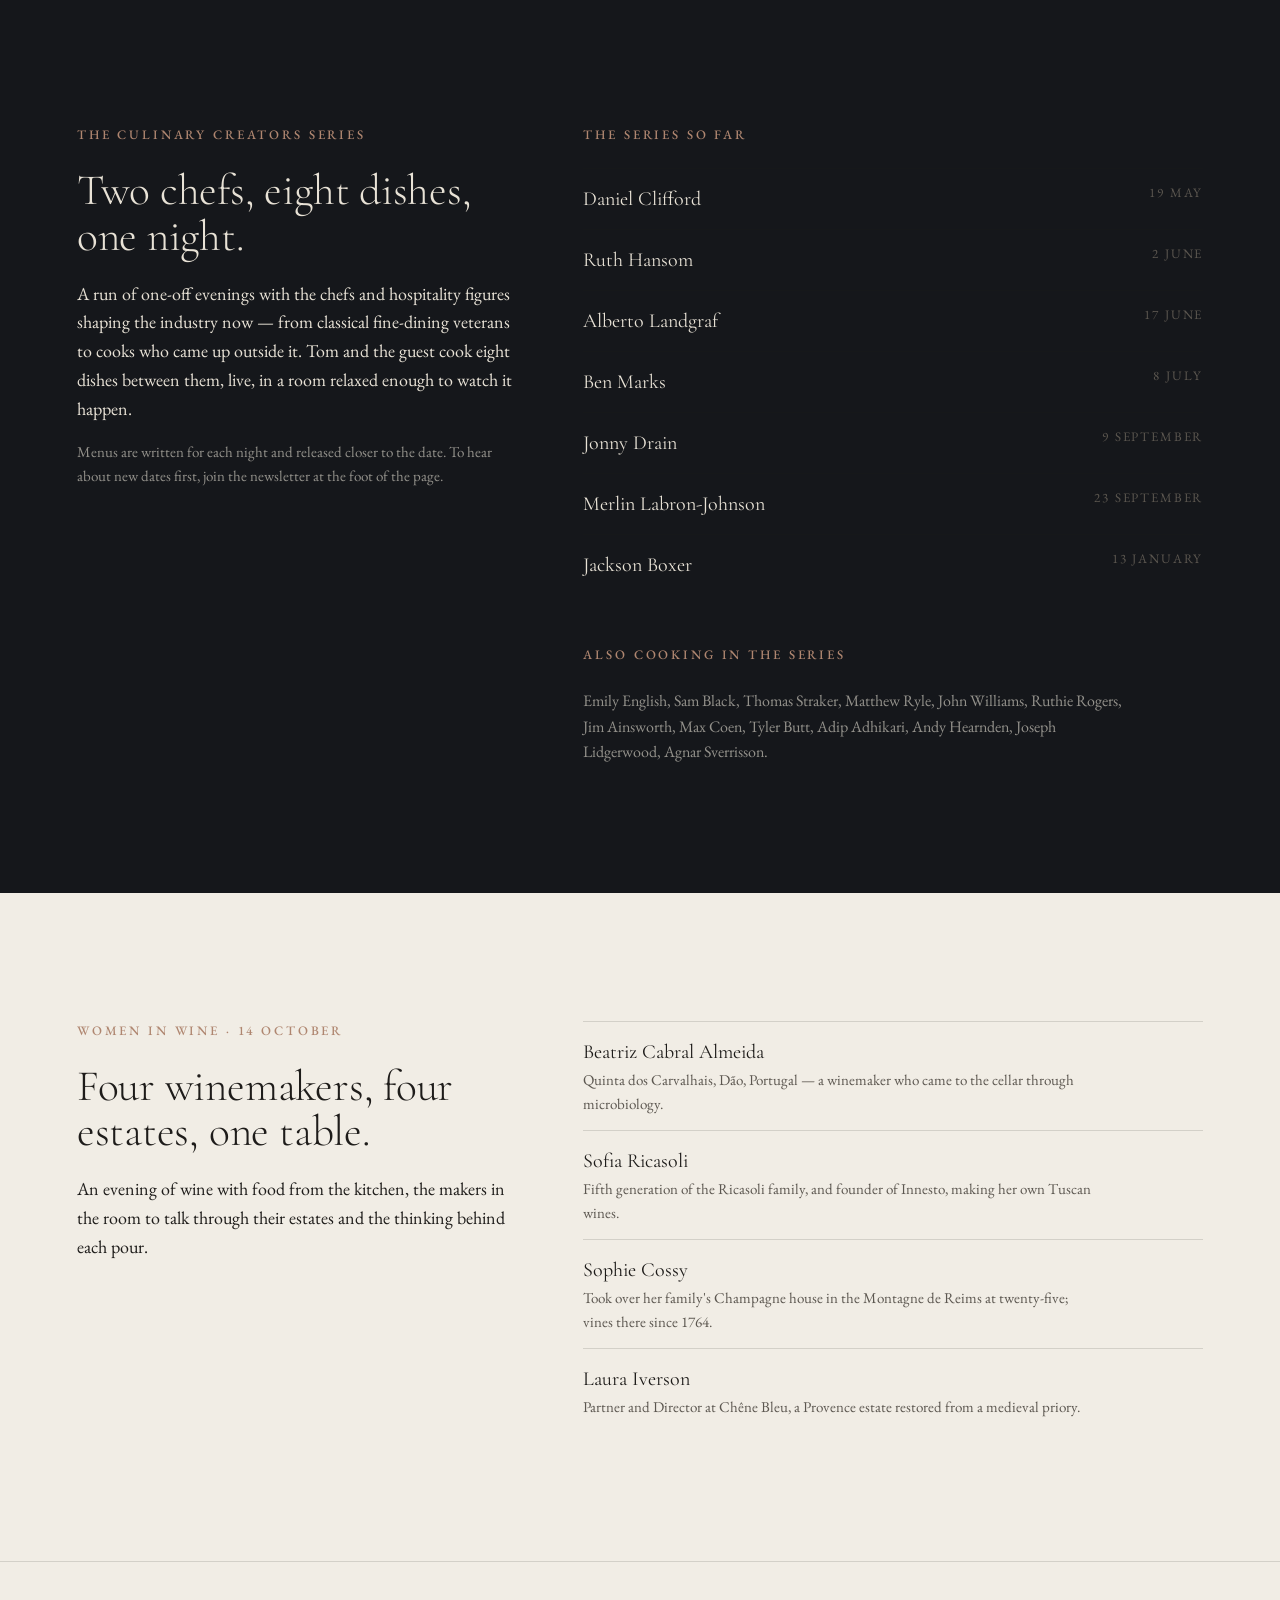
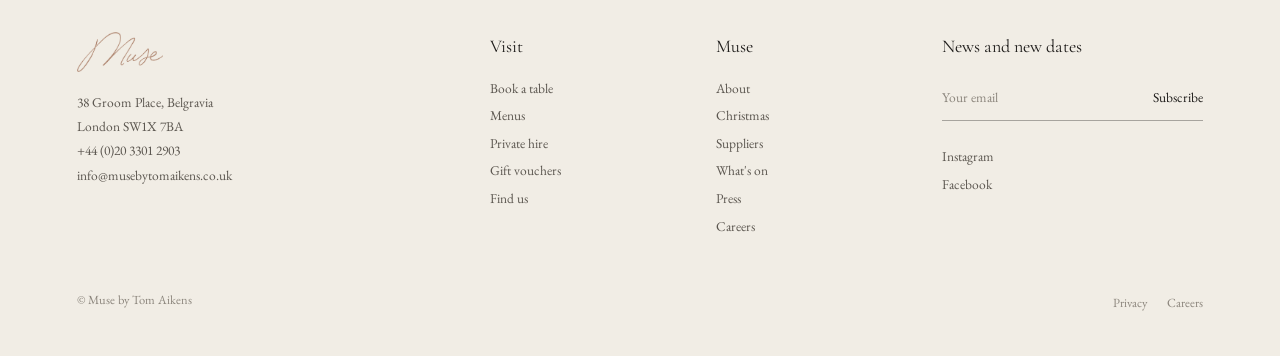
<file: whats-on.html>
<!DOCTYPE html>
<html lang="en-GB">
<head>
<meta charset="utf-8">
<meta name="viewport" content="width=device-width, initial-scale=1">
<title>What's On — Muse by Tom Aikens</title>
<meta name="description" content="The Culinary Creators series with Jackson Boxer, the Wine Cellar Series every Tuesday, and Women in Wine at Muse by Tom Aikens, Belgravia.">
<link rel="canonical" href="https://musebytomaikens.co.uk/whats-on.html">
<meta property="og:type" content="website">
<meta property="og:site_name" content="Muse by Tom Aikens">
<meta property="og:title" content="What's On — Muse by Tom Aikens">
<meta property="og:description" content="The Culinary Creators series with Jackson Boxer, the Wine Cellar Series every Tuesday, and Women in Wine at Muse by Tom Aikens, Belgravia.">
<meta property="og:url" content="https://musebytomaikens.co.uk/whats-on.html">
<meta property="og:image" content="https://musebytomaikens.co.uk/img/kitchen-counter.jpg">
<meta name="twitter:card" content="summary_large_image">
<meta name="theme-color" content="#FAF8F4">

<link rel="icon" href="img/logo.png">
<link rel="preconnect" href="https://fonts.googleapis.com">
<link rel="preconnect" href="https://fonts.gstatic.com" crossorigin>
<link href="https://fonts.googleapis.com/css2?family=Cormorant+Garamond:ital,wght@0,300;0,400;0,500;1,300;1,400&family=EB+Garamond:ital,wght@0,400;0,500;1,400&display=swap" rel="stylesheet">
<link rel="stylesheet" href="css/site.css?v=24">
</head>
<body>
<a class="sr" href="#main">Skip to content</a>
<header class="nav" id="nav">
  <a href="index.html" class="brand"><img src="img/logo.png" alt="Muse by Tom Aikens" class="logo"><img src="img/michelin.png" alt="One Michelin star" class="star-mark" title="One Michelin star"></a>
  <nav class="navlinks" aria-label="Main"><a href="about.html">About</a><a href="christmas.html">Christmas</a><a href="menus.html">Menus</a><a href="whats-on.html" class=on>What's On</a><a href="contact.html">Contact</a></nav>
  <div class="nav-right">
    <a class="book" href="https://www.sevenrooms.com/reservations/musebytomaikens" target="_blank" rel="noopener">Book a table</a>
    <button class="burger" id="open" aria-label="Open menu"><span></span><span></span><span></span></button>
  </div>
</header>
<div class="drawer" id="drawer">
  <button class="close" id="close">Close</button>
  <div class="dr-links">
    <a href="index.html" data-img="img/kitchen-counter.jpg">Home</a>
    <a href="about.html" data-img="img/tom.jpg">About</a>
    <a href="christmas.html" data-img="img/dining-area.jpg">Christmas</a>
    <a href="menus.html" data-img="img/img1.jpg">Menus</a>
    <a href="whats-on.html" data-img="img/culinary-creators.jpg">What's On</a>
    <a href="private-hire.html" data-img="img/private-party-1.jpg">Private Hire</a>
    <a href="suppliers.html" data-img="img/our-suppliers.jpg">Suppliers</a>
    <a href="gallery.html" data-img="img/dining-area.jpg">Gallery</a>
    <a href="press.html" data-img="img/drinks-cab.jpg">Press</a>
    <a href="contact.html" data-img="img/muse-building.jpg">Contact</a>
    <a href="https://musebytomaikens.vouchable.co.uk" target="_blank" rel="noopener" data-img="img/img2.jpg">Gift vouchers</a>
    <a class="book" href="https://www.sevenrooms.com/reservations/musebytomaikens" target="_blank" rel="noopener">Book a table</a>
  </div>
  <div class="dr-side">
    <div class="dr-pic"><img src="img/kitchen-counter.jpg" alt="" id="drimg"></div>
    <div class="dr-meta">
      <div><h4>Find us</h4>38 Groom Place, Belgravia<br>London SW1X 7BA<br><a href="tel:+442033012903">+44 (0)20 3301 2903</a></div>
      <div><h4>Hours</h4>Lunch Wed – Sat, 12.30 – 1.30pm<br>Dinner Tue – Sat, 6.00 – 8.00pm<br>Closed Sunday and Monday</div>
      <div><h4>Follow</h4><a href="https://www.instagram.com/musebytomaikens" target="_blank" rel="noopener">Instagram</a><br><a href="https://www.facebook.com/Muse-by-Tom-Aikens-106260100800055" target="_blank" rel="noopener">Facebook</a></div>
    </div>
  </div>
  <div class="foot">38 Groom Place, Belgravia &nbsp;·&nbsp; +44 (0)20 3301 2903</div>
</div>
<main id="main">
<section class="page-hero">
  <div class="ph plx" data-plx="20"><img src="img/kitchen-counter.jpg" alt="The counter at Muse"></div>
  <div class="inner">
    <div class="chapter">What's on</div>
    <h1>Nights that only happen once.</h1>
    <p class="lede">The Culinary Creators series brings some of Britain's most acclaimed chefs to the counter for a single evening alongside Tom. Then there is the cellar, which opens every Tuesday.</p>
  </div>
</section>

<section>
  <div class="chapter">Coming up</div>
  <div class="event-rows">
    <article class="event-row" id="jackson-boxer">
      <div class="ph"><img src="img/culinary-creators.jpg" alt="The counter at Muse" loading="lazy"></div>
      <div class="ev-body">
        <div class="ev-k">Culinary Creators · 13 January</div>
        <h2>Tom Aikens × Jackson Boxer</h2>
        <p>Eight courses, cooked live at the counter and split evenly between the two chefs. Jackson Boxer is the self-taught chef-restaurateur behind Brunswick House in Vauxhall, Orasay and now Dove in Notting Hill, and Vesper on Exmouth Market — produce-first, seasonal, and with an eye for a room.</p>
        <div class="ev-foot"><span class="ev-price">£225<small>per person</small></span><a class="btn solid" href="https://www.sevenrooms.com/reservations/musebytomaikens" target="_blank" rel="noopener">Reserve a seat</a></div>
      </div>
    </article>
    <article class="event-row" id="wine-cellar">
      <div class="ph"><img src="img/grapes.jpg" alt="Grapes on the vine" loading="lazy"></div>
      <div class="ev-body">
        <div class="ev-k">Wine Cellar Series · Every Tuesday</div>
        <h2>An evening built around the cellar.</h2>
        <p>Each Tuesday, Tom and head sommelier Elisa Marchini pair wines to the evening's seasonal dishes. The opening run is devoted to the Languedoc — warm-climate Grenache, Syrah and Carignan — with new regions to follow. Small numbers, around the counter.</p>
        <div class="ev-foot"><span class="ev-price">£65<small>wine pairing, per person, booked in advance</small></span><a class="btn solid" href="https://www.sevenrooms.com/reservations/musebytomaikens" target="_blank" rel="noopener">Book a Tuesday</a></div>
      </div>
    </article>
  </div>
</section>

<section class="dark" id="series">
  <div class="grid g-2" style="align-items:start">
    <div class="sticky">
      <div class="chapter">The Culinary Creators series</div>
      <h2>Two chefs, eight dishes, one night.</h2>
      <p style="margin-top:20px">A run of one-off evenings with the chefs and hospitality figures shaping the industry now — from classical fine-dining veterans to cooks who came up outside it. Tom and the guest cook eight dishes between them, live, in a room relaxed enough to watch it happen.</p>
      <p class="small mute" style="margin-top:16px">Menus are written for each night and released closer to the date. To hear about new dates first, join the newsletter at the foot of the page.</p>
    </div>
    <div>
      <div class="chapter">The series so far</div>
      <div class="index" style="columns:1">
        <div><b>Daniel Clifford</b><i>19 May</i></div>
        <div><b>Ruth Hansom</b><i>2 June</i></div>
        <div><b>Alberto Landgraf</b><i>17 June</i></div>
        <div><b>Ben Marks</b><i>8 July</i></div>
        <div><b>Jonny Drain</b><i>9 September</i></div>
        <div><b>Merlin Labron-Johnson</b><i>23 September</i></div>
        <div><b>Jackson Boxer</b><i>13 January</i></div>
      </div>
      <div class="chapter" style="margin-top:50px">Also cooking in the series</div>
      <p class="mute" style="font-size:16px">Emily English, Sam Black, Thomas Straker, Matthew Ryle, John Williams, Ruthie Rogers, Jim Ainsworth, Max Coen, Tyler Butt, Adip Adhikari, Andy Hearnden, Joseph Lidgerwood, Agnar Sverrisson.</p>
    </div>
  </div>
</section>

<section class="tint" id="women-in-wine">
  <div class="grid g-2">
    <div><div class="chapter">Women in Wine · 14 October</div><h2>Four winemakers, four estates, one table.</h2><p style="margin-top:20px">An evening of wine with food from the kitchen, the makers in the room to talk through their estates and the thinking behind each pour.</p></div>
    <div class="index" style="columns:1">
      <div style="display:block"><b>Beatriz Cabral Almeida</b><p style="font-size:15px;color:var(--ink-2)">Quinta dos Carvalhais, Dão, Portugal — a winemaker who came to the cellar through microbiology.</p></div>
      <div style="display:block"><b>Sofia Ricasoli</b><p style="font-size:15px;color:var(--ink-2)">Fifth generation of the Ricasoli family, and founder of Innesto, making her own Tuscan wines.</p></div>
      <div style="display:block"><b>Sophie Cossy</b><p style="font-size:15px;color:var(--ink-2)">Took over her family's Champagne house in the Montagne de Reims at twenty-five; vines there since 1764.</p></div>
      <div style="display:block"><b>Laura Iverson</b><p style="font-size:15px;color:var(--ink-2)">Partner and Director at Chêne Bleu, a Provence estate restored from a medieval priory.</p></div>
    </div>
  </div>
</section>
</main>
<footer>
  <div class="foot-grid">
    <div>
      <img src="img/logo.png" alt="Muse by Tom Aikens" class="logo" style="height:40px;margin-bottom:18px">
      <address>38 Groom Place, Belgravia<br>London SW1X 7BA<br><a href="tel:+442033012903">+44 (0)20 3301 2903</a><br><a href="mailto:info@musebytomaikens.co.uk">info@musebytomaikens.co.uk</a></address>
    </div>
    <div>
      <h4>Visit</h4>
      <nav><a href="https://www.sevenrooms.com/reservations/musebytomaikens" target="_blank" rel="noopener">Book a table</a><a href="menus.html">Menus</a><a href="private-hire.html">Private hire</a><a href="https://musebytomaikens.vouchable.co.uk" target="_blank" rel="noopener">Gift vouchers</a><a href="contact.html">Find us</a></nav>
    </div>
    <div>
      <h4>Muse</h4>
      <nav><a href="about.html">About</a><a href="christmas.html">Christmas</a><a href="suppliers.html">Suppliers</a><a href="whats-on.html">What's on</a><a href="press.html">Press</a><a href="careers.html">Careers</a></nav>
    </div>
    <div>
      <h4>News and new dates</h4>
      <form class="news"><label class="sr" for="em">Email</label><input id="em" type="email" placeholder="Your email" required><button type="submit">Subscribe</button></form>
      <nav style="margin-top:22px"><a href="https://www.instagram.com/musebytomaikens" target="_blank" rel="noopener">Instagram</a><a href="https://www.facebook.com/Muse-by-Tom-Aikens-106260100800055" target="_blank" rel="noopener">Facebook</a></nav>
    </div>
  </div>
  <div class="foot-bot">
    <div>© Muse by Tom Aikens</div>
    <nav><a href="privacy.html">Privacy</a><a href="careers.html">Careers</a></nav>
  </div>
</footer>
<script src="js/site.js?v=25"></script>
</body>
</html>
</file>
<file: css/site.css>
:root{
  --paper:#FAF8F4; --paper-2:#F1EDE5; --stone:#E6E0D6; --ink:#1E1C1A; --ink-2:#5C5750; --mist:#8C867D;
  --copper:#AF8670; --copper-2:#8F6B56; --sage:#E3E7E0; --sage-ink:#4E5A4B; --line:rgba(30,28,26,.14);
  --serif:'Cormorant Garamond',Georgia,serif; --sans:'EB Garamond',Georgia,serif;
  --gutter:clamp(24px,6vw,96px);
}
*{box-sizing:border-box;margin:0;padding:0}
html{scroll-behavior:smooth}
body{font-family:var(--sans);font-weight:400;color:var(--ink);background:var(--paper);line-height:1.6;-webkit-font-smoothing:antialiased;font-size:18px}
a{color:inherit;text-decoration:none}
img{display:block;max-width:100%}
:focus-visible{outline:2px solid var(--copper);outline-offset:3px}
.sr{position:absolute;width:1px;height:1px;overflow:hidden;clip:rect(0 0 0 0)}

h1,h2,h3,.display{font-family:var(--serif);font-weight:300;line-height:1.05;letter-spacing:-.005em}
h1{font-size:clamp(40px,4.8vw,68px)}
h2{font-size:clamp(32px,3.4vw,50px)}
h3{font-size:clamp(22px,2vw,28px);font-weight:400}
p{max-width:34em}
.lede{font-family:var(--serif);font-size:clamp(20px,1.6vw,24px);line-height:1.38;max-width:26em;color:var(--ink)}
.small{font-size:15px}
.mute{color:var(--ink-2)}
.chapter{font-family:var(--sans);font-size:13px;letter-spacing:.22em;text-transform:uppercase;color:var(--copper);margin-bottom:22px;font-weight:500}
.rule{height:1px;background:var(--line)}
b,strong{font-weight:500}

/* nav */
.nav{position:fixed;inset:0 0 auto 0;z-index:50;display:flex;align-items:center;justify-content:space-between;padding:20px var(--gutter);transition:transform .5s ease,background .4s,box-shadow .4s}
.nav.hide{transform:translateY(-110%)}
.nav.solid{background:rgba(250,248,244,.9);backdrop-filter:blur(10px);box-shadow:0 1px 0 var(--line)}
.logo{height:32px;width:auto}
.brand{display:flex;align-items:center;gap:14px}
.star-mark{height:20px;width:auto}
.navlinks{display:flex;gap:34px;font-size:14px;letter-spacing:.1em;font-weight:500;text-transform:uppercase;white-space:nowrap}
.navlinks a{position:relative;padding:4px 0;color:var(--ink-2)}
.navlinks a.on,.navlinks a:hover{color:var(--ink)}
.navlinks a::after{content:"";position:absolute;left:0;right:100%;bottom:0;height:1px;background:var(--copper);transition:right .35s ease}
.navlinks a:hover::after,.navlinks a.on::after{right:0}
.book{border:1px solid var(--ink);padding:11px 22px;font-size:14px;letter-spacing:.1em;text-transform:uppercase;font-weight:500;transition:background .3s,color .3s;white-space:nowrap}
.book:hover{background:var(--ink);color:var(--paper)}
.nav-right{display:flex;align-items:center;gap:22px}
.burger{display:flex;flex-direction:column;justify-content:center;gap:6px;width:34px;height:34px;background:none;border:0;cursor:pointer;padding:0;color:inherit}
.burger span{display:block;height:2px;background:currentColor;transition:transform .3s,opacity .3s}
.burger:hover span:nth-child(2){transform:scaleX(.6);transform-origin:left}
@media (max-width:900px){.navlinks{display:none}}
@media (max-width:560px){.nav .book{display:none}}
.drawer{position:fixed;inset:0;z-index:60;background:var(--paper);padding:84px var(--gutter) 36px;display:flex;flex-direction:column;gap:4px;overflow:auto;opacity:0;visibility:hidden;clip-path:inset(0 0 100% 0);transition:clip-path .7s cubic-bezier(.77,0,.18,1),opacity .4s ease,visibility 0s linear .7s}
.drawer.open{opacity:1;visibility:visible;clip-path:inset(0);transition:clip-path .7s cubic-bezier(.77,0,.18,1),opacity .3s ease,visibility 0s}
.dr-links{display:flex;flex-direction:column;gap:6px}
.dr-links a{font-family:var(--serif);font-size:clamp(30px,7.4vw,40px);line-height:1.28;opacity:0;transform:translateY(18px);transition:opacity .5s ease,transform .6s cubic-bezier(.2,.7,.2,1),color .3s}
.drawer.open .dr-links a{opacity:1;transform:none}
.dr-links a:hover{color:var(--copper)}
.dr-links a:nth-child(1){transition-delay:.2s}.dr-links a:nth-child(2){transition-delay:.25s}.dr-links a:nth-child(3){transition-delay:.3s}.dr-links a:nth-child(4){transition-delay:.35s}.dr-links a:nth-child(5){transition-delay:.4s}.dr-links a:nth-child(6){transition-delay:.45s}.dr-links a:nth-child(7){transition-delay:.5s}.dr-links a:nth-child(8){transition-delay:.55s}.dr-links a:nth-child(9){transition-delay:.6s}.dr-links a:nth-child(10){transition-delay:.65s}.dr-links a:nth-child(11){transition-delay:.7s}
.drawer .foot{margin-top:auto;padding-top:20px;font-family:var(--sans);font-size:13px;letter-spacing:.04em;color:var(--mist);opacity:0;transition:opacity .5s ease .8s}
.drawer.open .foot{opacity:1}
.drawer .close{opacity:0;transition:opacity .4s ease .5s}
.drawer.open .close{opacity:1}
body.locked{overflow:hidden}
.drawer .book{align-self:flex-start;margin-top:18px;font-family:var(--sans);font-size:13px}
.dr-side{display:none}
.drawer .close{position:absolute;top:22px;right:var(--gutter);background:none;border:0;font:inherit;font-size:13px;letter-spacing:.04em;cursor:pointer}
.drawer .book{align-self:flex-start;margin-top:18px;font-family:var(--sans);font-size:13px}
.dr-side{display:none}

/* layout */
section{padding:clamp(80px,10vw,150px) var(--gutter)}
.tint{background:var(--paper-2)}
.sage{background:var(--sage)}
.grid{display:grid;gap:clamp(32px,5vw,80px)}
.g-2{grid-template-columns:minmax(0,5fr) minmax(0,7fr)}
.g-21{grid-template-columns:minmax(0,7fr) minmax(0,5fr)}
.g-3{grid-template-columns:repeat(3,minmax(0,1fr))}
@media (max-width:860px){.g-2,.g-21,.g-3{grid-template-columns:1fr}}
.page-head{padding-top:clamp(140px,18vw,220px);padding-bottom:clamp(40px,5vw,70px)}
.page-head .lede{margin-top:22px}

/* photos */
.ph{position:relative;overflow:hidden;background:var(--stone);aspect-ratio:4/5}
.ph.wide{aspect-ratio:16/10}.ph.tall{aspect-ratio:3/4}.ph.square{aspect-ratio:1}.ph.pano{aspect-ratio:21/9}
.ph img{position:absolute;inset:0;width:100%;height:100%;object-fit:cover}
.cap{font-size:13px;color:var(--mist);margin-top:10px}

/* headline word reveal */

/* buttons / links */
.btn{display:inline-block;border:1px solid var(--ink);padding:15px 30px;font-size:14px;letter-spacing:.12em;text-transform:uppercase;font-weight:500;transition:background .3s,color .3s}
.btn:hover{background:var(--ink);color:var(--paper)}
.btn.solid{background:var(--ink);color:var(--paper)}
.btn.solid:hover{background:var(--copper);border-color:var(--copper)}
.textlinks{display:flex;flex-direction:column;gap:12px;font-size:14px;font-weight:400}
.textlinks a,.tl{border-bottom:1px solid rgba(30,28,26,.3);padding-bottom:3px;width:max-content;transition:border-color .3s}
.textlinks a:hover,.tl:hover{border-color:var(--copper)}
.cta{display:flex;gap:14px;flex-wrap:wrap;margin-top:36px}

/* menu rows */
.menu-row{display:grid;grid-template-columns:minmax(0,5fr) minmax(0,4fr) minmax(0,3fr);gap:24px;padding:28px 0;border-top:1px solid var(--line);align-items:baseline}
.menu-list .menu-row:last-child{border-bottom:1px solid var(--line)}
.menu-row h3{transition:color .3s}
.menu-row:hover h3{color:var(--copper)}
.menu-row .when{font-size:14px;color:var(--ink-2)}
.menu-row .price{font-family:var(--serif);font-size:clamp(26px,2.4vw,36px);text-align:right;white-space:nowrap}
.menu-row .price small{display:block;font-family:var(--sans);font-size:12px;color:var(--mist);margin-top:4px}
@media (max-width:700px){.menu-row{grid-template-columns:1fr;gap:6px}.menu-row .price{text-align:left}}
.float{position:fixed;left:0;top:0;width:250px;aspect-ratio:4/5;pointer-events:none;z-index:45;opacity:0;transform:translate(-50%,-50%) scale(.92) rotate(-2deg);transition:opacity .35s ease,transform .35s ease;overflow:hidden;box-shadow:0 30px 60px rgba(30,28,26,.25)}
.float.on{opacity:1;transform:translate(-50%,-50%) scale(1) rotate(-2deg)}
.float img{width:100%;height:100%;object-fit:cover;display:block}
@media (hover:none){.float{display:none}}

/* lists */
.index{columns:2;column-gap:60px;font-size:15px}
@media (max-width:700px){.index{columns:1}}
.index>div{break-inside:avoid;padding:14px 0;border-top:1px solid var(--line);display:flex;justify-content:space-between;gap:20px}
.index b{font-weight:400;font-family:var(--serif);font-size:20px}
.index i{font-style:normal;color:var(--ink-2);text-align:right}
.facts{display:flex;gap:40px;margin-top:44px;flex-wrap:wrap}
.facts div{font-family:var(--serif);font-size:26px;line-height:1.1}
.facts div small{display:block;font-family:var(--sans);font-size:12px;letter-spacing:.04em;margin-top:8px;color:var(--mist)}
dl.spec{display:grid;grid-template-columns:auto 1fr;gap:6px 24px;font-size:15px}
dl.spec dt{color:var(--mist)}
.quote{font-family:var(--serif);font-size:clamp(24px,2.2vw,32px);line-height:1.2;font-weight:300}
.quote cite{display:block;font-family:var(--sans);font-style:normal;font-size:13px;margin-top:16px;color:var(--mist)}
.pull{font-family:var(--serif);font-style:italic;font-size:clamp(21px,1.8vw,26px);line-height:1.3;margin:44px 0;max-width:22em}
.pull cite{display:block;font-style:normal;font-family:var(--sans);font-size:13px;margin-top:12px;color:var(--mist)}

/* cards for events / press */
.events{display:grid;grid-template-columns:repeat(auto-fill,minmax(300px,1fr));gap:40px 32px;margin-top:50px}
.event .ph{aspect-ratio:4/3;margin-bottom:18px}
.event h3{font-size:26px}
.event .when{font-size:13px;color:var(--copper);margin:6px 0 10px;font-weight:400}
.event p{font-size:15px;color:var(--ink-2)}
.press-list{margin-top:40px}
.press-list a{display:grid;grid-template-columns:120px 1fr auto;gap:24px;padding:18px 0;border-top:1px solid var(--line);align-items:baseline;transition:color .3s}
.press-list a:last-child{border-bottom:1px solid var(--line)}
.press-list a:hover{color:var(--copper)}
.press-list .pub{font-weight:400;font-size:14px}
.press-list .hl{font-family:var(--serif);font-size:22px}
.press-list .dt{font-size:13px;color:var(--mist);white-space:nowrap}
@media (max-width:700px){.press-list a{grid-template-columns:1fr}.press-list .dt{display:none}}
.awards{display:grid;grid-template-columns:repeat(auto-fit,minmax(200px,1fr));gap:24px;margin-top:40px}
.awards div{border-top:1px solid var(--line);padding-top:16px;font-family:var(--serif);font-size:24px;line-height:1.2}
.awards div small{display:block;font-family:var(--sans);font-size:13px;color:var(--mist);margin-top:8px}

/* gallery */
.masonry{display:grid;grid-template-columns:repeat(3,1fr);gap:16px}
.masonry .ph{aspect-ratio:4/5}
.masonry .ph.wide{grid-column:span 2;aspect-ratio:auto}
@media (max-width:860px){.masonry{grid-template-columns:repeat(2,1fr)}}

/* strips */
.strip{display:grid;grid-template-columns:4fr 5fr 3fr;gap:14px}
.strip .ph{aspect-ratio:4/5}
.strip .ph:nth-child(2){aspect-ratio:auto}
@media (max-width:700px){.strip{grid-template-columns:1fr 1fr}.strip .ph:nth-child(2){grid-column:1/-1;aspect-ratio:3/2}}

/* footer */
footer{padding:70px var(--gutter) 40px;border-top:1px solid var(--line);font-size:13.5px;color:var(--ink-2);background:var(--paper-2)}
.foot-grid{display:grid;grid-template-columns:2fr 1fr 1fr 1.4fr;gap:40px}
@media (max-width:860px){.foot-grid{grid-template-columns:1fr 1fr}}
@media (max-width:560px){.foot-grid{grid-template-columns:1fr}}
footer h4{font-family:var(--serif);font-weight:400;font-size:18px;color:var(--ink);margin-bottom:14px}
footer nav a{display:block;padding:3px 0}
footer nav a:hover,footer address a:hover{color:var(--copper)}
footer address{font-style:normal;line-height:1.8}
.news{display:flex;border-bottom:1px solid rgba(30,28,26,.35);max-width:360px;width:100%;margin-top:8px}
.news input{flex:1;background:none;border:0;color:var(--ink);font:inherit;padding:12px 0;outline:none}
.news input::placeholder{color:var(--mist)}
.news button{background:none;border:0;color:var(--ink);font:inherit;font-weight:400;cursor:pointer;padding:0 0 0 14px}
.foot-bot{display:flex;justify-content:space-between;gap:20px;flex-wrap:wrap;margin-top:50px;font-size:12.5px;color:var(--mist)}
.foot-bot nav{display:flex;gap:20px}

/* ---------- homepage hero ---------- */
.hero-pin{position:relative}
.hero{position:relative;height:100svh;display:grid;place-items:center;overflow:hidden;background:
  radial-gradient(ellipse 70% 50% at 50% 115%, rgba(175,134,112,.22), transparent 70%),#15171B;color:#E8E2D6}
.hero .grain{position:absolute;inset:0;opacity:.07;background-image:url("data:image/svg+xml;utf8,<svg xmlns='http://www.w3.org/2000/svg' width='160' height='160'><filter id='n'><feTurbulence type='fractalNoise' baseFrequency='.9' numOctaves='2' stitchTiles='stitch'/><feColorMatrix values='0 0 0 0 1 0 0 0 0 1 0 0 0 0 1 0 0 0 .6 0'/></filter><rect width='100%' height='100%' filter='url(%23n)'/></svg>");pointer-events:none}
.hero .bg{position:absolute;inset:0;background:url("../img/hero-poster.jpg") center/cover no-repeat;opacity:0;transition:opacity 1.8s ease}
.hero .bg video{position:absolute;inset:0;width:100%;height:100%;object-fit:cover}
.hero .bg::after{content:"";position:absolute;inset:0;background:linear-gradient(to bottom,rgba(21,23,27,.55),rgba(21,23,27,.25) 50%,rgba(21,23,27,.9))}
.hero .bg.on{opacity:.5}
.hero .lady{position:absolute;right:3vw;bottom:-6vh;height:88vh;opacity:0;transition:opacity 2.4s ease .6s;pointer-events:none}
.hero .lady.on{opacity:.22}
@media (max-width:860px){.hero .lady{right:-20vw;height:60vh}}
.hero-title .thesis{margin:40px auto 0;max-width:46em;padding:0 var(--gutter);font-family:var(--serif);font-size:clamp(21px,2.1vw,30px);line-height:1.4;color:#E8E2D6;opacity:0;transform:translateY(8px);transition:opacity 1.2s ease 2.6s,transform 1.2s ease 2.6s;text-align:center}
.hero-title.on .thesis{opacity:1;transform:none}
.memories{display:inline-grid;justify-items:start;text-align:left;vertical-align:top;transition:width .8s cubic-bezier(.2,.7,.2,1);overflow:visible}
.memory{width:max-content}
.memory{grid-area:1/1;font-style:italic;color:var(--copper);visibility:hidden;white-space:nowrap}
.memory.on,.memory.off{visibility:visible}
.memory.off{pointer-events:none}
.memory .w{display:inline-block;opacity:0;filter:blur(8px);transform:translateY(.25em);transition:opacity .9s ease,filter 1.1s ease,transform 1.1s cubic-bezier(.2,.7,.2,1)}
.memory.on .w{opacity:1;filter:blur(0);transform:none}
.memory.off .w{opacity:0;filter:blur(6px);transform:translateY(-.3em);transition:opacity .8s ease,filter .8s ease,transform .9s cubic-bezier(.4,0,.6,1);transition-delay:calc(var(--i,0)*40ms)!important}
@media (max-width:700px){.hero-title .thesis .fixed{display:block}.memories{display:grid;justify-items:center;text-align:center;margin-top:6px;width:100%!important}.memory{white-space:normal;width:100%;text-align:center}}
.hero-title{position:relative;text-align:center;width:100%}
.hero-title .script{clip-path:inset(0 100% 0 0);transition:clip-path 1.8s cubic-bezier(.65,0,.3,1) .4s}
.hero-title.on .script{clip-path:inset(0 0 0 0)}
.hero-title .by{opacity:0;transform:translateY(8px);transition:opacity 1s ease 1.9s,transform 1s ease 1.9s}
.hero-title.on .by{opacity:1;transform:none}
.hero-title h1{line-height:0}
.hero-title .script{width:clamp(260px,38vw,560px);height:auto;margin:0 auto}
.hero-title .by{margin-top:18px;color:#E8E2D6;font-family:var(--serif);font-weight:300;line-height:1.1}
.hero-title .by-pre{font-style:italic;font-size:clamp(18px,1.6vw,24px);color:rgba(232,226,214,.7);margin-right:.25em}
.hero-title .by-name{font-size:clamp(30px,3.2vw,48px);letter-spacing:.04em}
.hero-title .by-place{display:block;font-family:var(--sans);font-size:clamp(11px,.95vw,13px);letter-spacing:.3em;text-transform:uppercase;color:rgba(232,226,214,.65);margin-top:12px}
.hero-title .defn{margin:30px auto 0;font-family:var(--serif);font-size:clamp(17px,1.5vw,22px);line-height:1.5;color:rgba(232,226,214,.85);max-width:34em;font-weight:300}
.hero-title .defn i{color:var(--copper);font-style:italic;font-size:1.15em}
.hero-title .defn .pos{font-family:var(--sans);font-size:.7em;letter-spacing:.1em;color:rgba(232,226,214,.55);margin:0 .5em 0 .15em}
.hero-title .star{margin-top:28px;font-family:var(--serif);font-size:18px;color:var(--copper)}
.hero-title .star .sep{margin:0 12px}
@media (max-width:600px){.hero-title .star{display:flex;flex-direction:column;gap:6px}.hero-title .star .sep{font-size:10px;margin:0}}
.hero-foot{position:absolute;left:var(--gutter);right:var(--gutter);bottom:30px;display:flex;justify-content:space-between;align-items:flex-end;font-size:12px;letter-spacing:.04em;color:rgba(232,226,214,.7);opacity:0;transition:opacity 1.2s ease 1s}
.hero-foot.on{opacity:1}
.hero-foot .line{width:1px;height:48px;background:rgba(232,226,214,.7);margin:0 auto 10px;animation:drop 2.2s ease-in-out infinite}
@keyframes drop{0%{transform:scaleY(0);transform-origin:top}50%{transform:scaleY(1);transform-origin:top}51%{transform-origin:bottom}100%{transform:scaleY(0);transform-origin:bottom}}
.skip{position:absolute;bottom:34px;right:var(--gutter);background:none;border:0;color:rgba(232,226,214,.6);font:inherit;font-size:11px;letter-spacing:.2em;cursor:pointer;z-index:2}
/* nav over the dark hero */
.nav.over{color:#fff}
.nav.over .navlinks a{color:rgba(255,255,255,.75)}
.nav.over .navlinks a.on,.nav.over .navlinks a:hover{color:#fff}
.nav.over .book{border-color:#fff;color:#fff}
.nav.over .book:hover{background:#fff;color:#15171B}
.nav.over .logo{filter:brightness(0) invert(1)}
main>section{background:var(--paper)}
main>section.tint{background:var(--paper-2)}
main>section.sage{background:var(--sage)}

@media (prefers-reduced-motion:reduce){
  html{scroll-behavior:auto}
  .memory,.hero-title,.hero-foot{transition:none}
  .hero-foot .line{animation:none}
}

/* ---------- rich layout pieces ---------- */
.statement{text-align:center;padding:clamp(90px,11vw,160px) var(--gutter)}
.statement p{font-family:var(--serif);font-size:clamp(26px,2.6vw,38px);line-height:1.3;max-width:24em;margin:0 auto;font-weight:300}
.statement .rule{width:56px;height:1px;background:var(--copper);margin:34px auto 0;opacity:1}
.bleed{padding:0;position:relative}
.bleed .ph{aspect-ratio:21/9;max-height:82vh}
.bleed .cap{position:absolute;left:var(--gutter);bottom:28px;color:#fff;font-family:var(--serif);font-style:italic;font-size:20px;margin:0;z-index:2;text-shadow:0 1px 12px rgba(0,0,0,.4)}
@media (max-width:700px){.bleed .ph{aspect-ratio:4/5;max-height:none}}
.bleed-row{display:grid;grid-template-columns:repeat(3,1fr);gap:0;padding:0}
.bleed-row .ph{aspect-ratio:4/5}
@media (max-width:700px){.bleed-row{grid-template-columns:1fr 1fr}.bleed-row .ph:last-child{display:none}}
.overlap{display:grid;grid-template-columns:7fr 5fr;gap:0;align-items:center}
.overlap .big{aspect-ratio:4/5}
.overlap .text{padding:clamp(30px,5vw,80px);margin-left:-12%;background:var(--paper);position:relative;z-index:2;box-shadow:0 30px 80px rgba(30,28,26,.08)}
.overlap.flip{grid-template-columns:5fr 7fr}
.overlap.flip .text{margin-left:0;margin-right:-12%;order:0}
.overlap.flip .big{order:1}
@media (max-width:860px){.overlap,.overlap.flip{grid-template-columns:1fr}.overlap .text,.overlap.flip .text{margin:0;box-shadow:none;padding:36px 28px 40px}.overlap.flip .text{order:1}.overlap.flip .big{order:0}}
.dark{background:#15171B;color:#E8E2D6}
.dark .chapter{color:var(--copper)}
.dark .lede,.dark p{color:#E8E2D6}
.dark .mute,.dark .menu-row .when,.dark .menu-row .price small,.dark .quote cite{color:rgba(232,226,214,.6)}
.dark .menu-row{border-color:rgba(232,226,214,.16)}
.dark .menu-list .menu-row:last-child{border-color:rgba(232,226,214,.16)}
.dark .btn{border-color:#E8E2D6;color:#E8E2D6}
.dark .btn:hover{background:#E8E2D6;color:#15171B}
.dark .btn.solid{background:#E8E2D6;color:#15171B}
.dark .btn.solid:hover{background:var(--copper);border-color:var(--copper);color:#fff}
.dark .tl,.dark .textlinks a{border-color:rgba(232,226,214,.35)}
.dark .awards div{border-color:rgba(232,226,214,.16)}
.dark .awards div small{color:rgba(232,226,214,.6)}
.dark .press-list a{border-color:rgba(232,226,214,.16)}
.dark .press-list .dt{color:rgba(232,226,214,.5)}
main>section.dark{background:#15171B}
.photo-text{position:relative;padding:0;color:#fff}
.photo-text .ph{aspect-ratio:21/9;max-height:85vh}
.photo-text .ph::after{content:"";position:absolute;inset:0;background:linear-gradient(to top,rgba(21,23,27,.75),rgba(21,23,27,.05) 60%)}
.photo-text .inner{position:absolute;left:var(--gutter);right:var(--gutter);bottom:clamp(36px,6vw,80px);z-index:2;display:grid;grid-template-columns:7fr 5fr;gap:40px;align-items:end}
.photo-text .inner h2{color:#fff}
.photo-text .inner p{color:rgba(255,255,255,.88)}
.photo-text .chapter{color:#D9B9A6}
.photo-text .btn{border-color:#fff;color:#fff}
.photo-text .btn:hover{background:#fff;color:#15171B}
@media (max-width:860px){.photo-text .ph{aspect-ratio:3/4;max-height:none}.photo-text .inner{grid-template-columns:1fr;gap:18px}}
.ticker{overflow:hidden;white-space:nowrap;border-top:1px solid var(--line);border-bottom:1px solid var(--line);padding:18px 0;font-family:var(--serif);font-size:clamp(22px,2.4vw,32px);font-weight:300}
.ticker span{display:inline-block;padding-right:1.6em;animation:tick 60s linear infinite}
.ticker i{font-style:normal;color:var(--copper);padding:0 .7em}
@keyframes tick{to{transform:translateX(-50%)}}
@media (prefers-reduced-motion:reduce){.ticker span{animation:none}}
.page-hero{position:relative;padding:0;color:#fff;background:#15171B}
.page-hero .ph{aspect-ratio:21/9;max-height:78vh;min-height:520px}
.page-hero .ph::after{content:"";position:absolute;inset:0;background:linear-gradient(to top,rgba(21,23,27,.8),rgba(21,23,27,.15) 55%,rgba(21,23,27,.35))}
.page-hero .inner{position:absolute;left:var(--gutter);right:var(--gutter);bottom:clamp(40px,6vw,80px);z-index:2}
.page-hero h1{color:#fff;font-size:clamp(42px,5.2vw,78px)}
.page-hero .chapter{color:#D9B9A6}
.page-hero .lede{color:rgba(255,255,255,.88);margin-top:18px}
@media (max-width:860px){.page-hero .ph{aspect-ratio:3/4;min-height:0}}
.quote-card{background:var(--paper-2);padding:clamp(28px,4vw,56px);border-left:2px solid var(--copper)}
.team{display:grid;grid-template-columns:repeat(3,1fr);gap:40px;margin-top:50px}
@media (max-width:860px){.team{grid-template-columns:1fr}}
.team .role{font-family:var(--sans);font-size:13px;letter-spacing:.18em;text-transform:uppercase;color:var(--copper);margin:8px 0 14px;font-weight:500}
.team p{font-size:16.5px;color:var(--ink-2)}
.index i{font-family:var(--sans);font-size:13px;letter-spacing:.14em;text-transform:uppercase}
.event .when,.press-list .pub,.cap,.facts div small,.menu-row .when,.menu-row .price small,.hero-title .by,.hero-foot,.foot-bot,.team .role{font-family:var(--sans)}

/* ---------- course list ---------- */
.courses{list-style:none;counter-reset:none}
.course{display:grid;grid-template-columns:56px 1fr;gap:18px;padding:26px 0;border-top:1px solid rgba(232,226,214,.16);align-items:start;transition:opacity .3s}
.course:last-child{border-bottom:1px solid rgba(232,226,214,.16)}
.courses:hover .course{opacity:.45}
.courses:hover .course:hover{opacity:1}
.course .n{font-family:var(--sans);font-size:13px;letter-spacing:.12em;color:var(--copper);padding-top:9px}
.course .ct{font-family:var(--serif);font-style:italic;font-size:19px;color:var(--copper);margin-bottom:4px}
.course .cd{font-family:var(--serif);font-size:clamp(24px,2.3vw,32px);line-height:1.15;font-weight:400}
.course .cm{font-size:15.5px;color:rgba(232,226,214,.62);margin-top:6px;max-width:34em}
.sticky{position:sticky;top:110px}
@media (max-width:860px){.sticky{position:static}}
.prices{display:grid;gap:14px;margin-top:34px}
.prices div{display:flex;align-items:baseline;gap:16px;border-top:1px solid rgba(232,226,214,.16);padding-top:12px}
.prices b{font-family:var(--serif);font-weight:400;font-size:28px;min-width:150px}
.prices small{font-family:var(--sans);font-size:13px;color:rgba(232,226,214,.62);letter-spacing:.02em}

/* ---------- menu cards (home) ---------- */
.menu-cards{display:grid;grid-template-columns:repeat(3,1fr);gap:22px}
@media (max-width:860px){.menu-cards{grid-template-columns:1fr}}
.mcard{display:block;background:#1D2026;transition:transform .5s cubic-bezier(.2,.7,.2,1),background .4s}
.mcard .ph{aspect-ratio:4/3;background:#23262C}
.mcard .ph img{transition:transform 1.2s cubic-bezier(.2,.7,.2,1)}
.mcard:hover{transform:translateY(-6px);background:#22252C}
.mcard:hover .ph img{transform:scale(1.05)}
.mc-body{padding:28px 28px 30px}
.mc-k{font-family:var(--sans);font-size:12px;letter-spacing:.2em;text-transform:uppercase;color:var(--copper);margin-bottom:10px}
.mcard h3{font-size:26px;margin-bottom:12px;transition:color .3s}
.mcard:hover h3{color:var(--copper)}
.mcard p{font-size:16px;color:rgba(232,226,214,.68);min-height:3.2em}
.mc-foot{display:flex;justify-content:space-between;align-items:baseline;margin-top:22px;padding-top:18px;border-top:1px solid rgba(232,226,214,.16)}
.mc-price{font-family:var(--serif);font-size:30px}
.mc-link{font-family:var(--sans);font-size:12px;letter-spacing:.16em;text-transform:uppercase;border-bottom:1px solid rgba(232,226,214,.35);padding-bottom:3px}
/* ---------- menus page ---------- */
.subnav{position:sticky;top:0;z-index:40;display:flex;gap:34px;justify-content:center;flex-wrap:wrap;padding:18px var(--gutter);background:rgba(250,248,244,.92);backdrop-filter:blur(10px);border-bottom:1px solid var(--line);font-family:var(--sans);font-size:12.5px;letter-spacing:.16em;text-transform:uppercase}
.subnav a{padding:4px 0;border-bottom:1px solid transparent;transition:border-color .3s,color .3s}
.subnav a:hover{border-color:var(--copper);color:var(--copper)}
@media (max-width:700px){.subnav{gap:18px;font-size:11px}}
section:not(.dark) .course{border-color:var(--line)}
section:not(.dark) .course:last-child{border-color:var(--line)}
section:not(.dark) .course .cm{color:var(--ink-2)}
.course .or{font-family:var(--serif);font-style:italic;color:var(--copper);font-size:18px;margin:6px 0}
.dark .facts div small{color:rgba(232,226,214,.6)}

/* split band */
.split{display:grid;grid-template-columns:7fr 5fr;padding:0;background:#15171B;color:#E8E2D6}
.split .ph{aspect-ratio:auto;min-height:520px}
.split .panel{padding:clamp(40px,6vw,90px) clamp(28px,5vw,80px);display:flex;flex-direction:column;justify-content:center}
.split .panel p{color:rgba(232,226,214,.78)}
.split .btn{border-color:#E8E2D6;color:#E8E2D6}
.split .btn:hover{background:#E8E2D6;color:#15171B}
@media (max-width:860px){.split{grid-template-columns:1fr}.split .ph{min-height:0;aspect-ratio:4/3}}

/* desktop drawer */
@media (min-width:900px){
  .drawer{display:grid;grid-template-columns:5fr 7fr;gap:clamp(40px,6vw,100px);padding:110px var(--gutter) 60px;align-items:stretch}
  .drawer .dr-links{justify-content:center;gap:2px}
  .dr-links a{font-size:clamp(34px,3.6vw,54px);line-height:1.15}
  .drawer .foot{display:none}
  .dr-side{display:grid;grid-template-rows:1fr auto;gap:34px;opacity:0;transform:translateY(16px);transition:opacity .7s ease .35s,transform .8s cubic-bezier(.2,.7,.2,1) .35s}
  .drawer.open .dr-side{opacity:1;transform:none}
  .dr-pic{position:relative;overflow:hidden;background:var(--stone);min-height:0}
  .dr-pic img{position:absolute;inset:0;width:100%;height:100%;object-fit:cover;transition:opacity .5s ease}
  .dr-pic img.fade{opacity:0}
  .dr-meta{display:grid;grid-template-columns:repeat(3,1fr);gap:30px;font-size:15px;line-height:1.7;color:var(--ink-2)}
  .dr-meta h4{font-family:var(--sans);font-size:12px;letter-spacing:.18em;text-transform:uppercase;color:var(--copper);font-weight:500;margin-bottom:8px}
  .dr-meta a:hover{color:var(--copper)}
}

/* events */
.event-rows{display:grid;gap:60px;margin-top:40px}
.event-row{display:grid;grid-template-columns:5fr 7fr;gap:clamp(28px,4vw,60px);align-items:center}
.event-row .ph{aspect-ratio:4/3}
.ev-k{font-family:var(--sans);font-size:12.5px;letter-spacing:.2em;text-transform:uppercase;color:var(--copper);margin-bottom:12px;font-weight:500}
.event-row h2{font-size:clamp(28px,2.8vw,40px)}
.event-row p{margin-top:16px;color:var(--ink-2)}
.ev-foot{display:flex;align-items:center;gap:28px;margin-top:26px;flex-wrap:wrap}
.ev-price{font-family:var(--serif);font-size:30px}
.ev-price small{display:block;font-family:var(--sans);font-size:12px;color:var(--mist);letter-spacing:.02em}
@media (max-width:860px){.event-row{grid-template-columns:1fr}}
/* legal */
.legal p{max-width:40em;margin-bottom:1.2em;font-size:17px}
.legal h2{font-size:clamp(28px,3vw,40px);margin-bottom:20px}

/* ================= CINEMATIC LAYER ================= */
.page-hero .ph img{animation:drift 22s ease-in-out infinite alternate;transform-origin:center}
@keyframes drift{from{transform:scale(1.02) translate(0,0)}to{transform:scale(1.1) translate(-1.5%,1%)}}
.page-hero h1 .w{display:inline-block;opacity:0;filter:blur(8px);transform:translateY(.2em);transition:opacity 1s ease,filter 1.2s ease,transform 1.2s cubic-bezier(.2,.7,.2,1)}
.page-hero h1.in .w{opacity:1;filter:blur(0);transform:none}
.page-hero .lede{opacity:0;transform:translateY(10px);transition:opacity 1.2s ease 1.1s,transform 1.2s ease 1.1s}
.page-hero.in .lede{opacity:1;transform:none}
.page-hero .chapter{position:relative;padding-bottom:14px;margin-bottom:26px}
.page-hero .chapter::after{content:"";position:absolute;left:0;bottom:0;height:1px;width:0;background:var(--copper);transition:width 1.6s cubic-bezier(.65,0,.3,1) .3s}
.page-hero.in .chapter::after{width:120px}
.ph img{transition:opacity 1.4s ease,transform 2.2s cubic-bezier(.2,.7,.2,1)}
.ph.pre img{opacity:0;transform:scale(1.06)}
/* cursor */
.cur{position:fixed;left:0;top:0;width:10px;height:10px;border-radius:50%;background:var(--copper);pointer-events:none;z-index:9999;transition:width .35s ease,height .35s ease,opacity .3s ease,background .3s ease;opacity:0}
.cur.show{opacity:.95}
.cur.big{width:54px;height:54px;background:rgba(175,134,112,.22);border:1px solid var(--copper)}
@media (hover:none),(max-width:860px){.cur{display:none}}
body.has-cur,body.has-cur a,body.has-cur button,body.has-cur .ph{cursor:none}
/* hover captions */
.ph .hc{position:absolute;left:18px;bottom:16px;z-index:3;font-family:var(--serif);font-style:italic;font-size:17px;color:#fff;opacity:0;transform:translateY(8px);transition:opacity .5s ease,transform .6s ease;text-shadow:0 1px 10px rgba(0,0,0,.5);pointer-events:none}
.ph .hshade{position:absolute;inset:0;background:linear-gradient(to top,rgba(21,23,27,.55),transparent 45%);opacity:0;transition:opacity .5s ease;pointer-events:none;z-index:2}
.ph:hover .hshade{opacity:1}
.ph:hover .hc{opacity:1;transform:none}
/* menu card flip */
.mcard{perspective:1400px;background:none}
.mcard .flip{position:relative;transform-style:preserve-3d;transition:transform 1.1s cubic-bezier(.2,.7,.2,1);height:100%}
.mcard:hover .flip{transform:rotateY(180deg)}
.mcard:hover{transform:none;background:none}
.mcard .face{backface-visibility:hidden;-webkit-backface-visibility:hidden;background:#1D2026}
.mcard .back{position:absolute;inset:0;transform:rotateY(180deg);padding:32px 30px;display:flex;flex-direction:column;justify-content:space-between;background:#1D2026;border:1px solid rgba(232,226,214,.12)}
.mcard .back .mc-k{margin-bottom:18px}
.mcard .back ol{list-style:none;display:grid;gap:12px}
.mcard .back li{font-family:var(--serif);font-size:19px;line-height:1.25}
.mcard .back li i{display:block;font-size:13px;color:var(--copper);font-style:italic}
.mcard .back .mc-link{align-self:flex-start;margin-top:20px}
@media (hover:none){.mcard:hover .flip{transform:none}}
/* menu chapters */
.chapters{display:grid;grid-template-columns:5fr 7fr;gap:clamp(30px,5vw,90px);align-items:start}
.chapters .stage{position:sticky;top:0;height:100vh;display:grid;align-items:center}
.chapters .stage .ph{aspect-ratio:4/5;max-height:78vh;width:100%;overflow:visible}
.chapters .stage .ph .frame{position:absolute;inset:0;overflow:hidden;background:#23262C}
.chapters .stage .ph img{opacity:0;transition:opacity 1.3s ease,transform 2.4s ease;transform:scale(1.05)}
.chapters .stage .ph img.live{opacity:1;transform:scale(1)}
.chapters .stage .cnum{position:absolute;left:-18px;top:-28px;font-family:var(--serif);font-size:clamp(80px,8vw,120px);line-height:1;color:var(--copper);z-index:3}
.chapter-list{list-style:none}
.chapter-list .chp{min-height:78vh;display:flex;flex-direction:column;justify-content:center;padding:12vh 0;border-bottom:1px solid rgba(232,226,214,.12);opacity:.2;transform:translateY(10px);transition:opacity .9s ease,transform 1s ease}
.chapter-list .chp.live{opacity:1;transform:none}
.chapter-list .chp .n{font-family:var(--sans);font-size:13px;letter-spacing:.2em;color:rgba(232,226,214,.45);margin-bottom:18px}
.chapter-list .chp .ct{font-family:var(--serif);font-style:italic;font-size:clamp(20px,1.8vw,26px);color:var(--copper);margin-bottom:14px}
.chapter-list .chp .cd{font-family:var(--serif);font-size:clamp(34px,4vw,60px);line-height:1.05;font-weight:300}
.chapter-list .chp .cm{margin-top:22px;max-width:30em;font-size:19px;color:rgba(232,226,214,.7)}
@media (max-width:860px){.chapters{grid-template-columns:1fr}.chapters .stage{display:none}.chapter-list .chp{min-height:0;padding:40px 0;opacity:1;transform:none}}
/* filmstrip + reel */
.strip-wrap{padding:0 0 clamp(60px,8vw,120px);overflow:hidden}
.filmstrip{display:flex;gap:16px;padding:0 var(--gutter) 30px;overflow-x:auto;scroll-snap-type:x proximity;cursor:grab;scrollbar-width:none}
.filmstrip::-webkit-scrollbar{display:none}
.filmstrip.drag{cursor:grabbing;scroll-snap-type:none;user-select:none}
.filmstrip .ph{flex:0 0 auto;height:min(70vh,640px);aspect-ratio:auto;scroll-snap-align:start}
.filmstrip .ph.tall{width:calc(min(70vh,640px)*.8)}
.filmstrip .ph.wide{width:calc(min(70vh,640px)*1.5)}
.film-hint{display:flex;justify-content:space-between;padding:0 var(--gutter) 18px;font-family:var(--sans);font-size:12px;letter-spacing:.16em;text-transform:uppercase;color:var(--mist)}
.reel{overflow:hidden;white-space:nowrap;padding:40px 0;border-top:1px solid rgba(232,226,214,.14);border-bottom:1px solid rgba(232,226,214,.14)}
.reel span{display:inline-block;animation:tick 90s linear infinite;font-family:var(--serif);font-size:clamp(22px,2.4vw,34px);font-weight:300;padding-right:3em}
.reel q{quotes:"\201C" "\201D";padding-right:1em}
.reel cite{font-style:normal;font-family:var(--sans);font-size:12px;letter-spacing:.16em;text-transform:uppercase;color:var(--copper);padding-right:3.5em;vertical-align:middle}
.reel:hover span{animation-play-state:paused}
@media (prefers-reduced-motion:reduce){.reel span{animation:none}.page-hero .ph img{animation:none}.page-hero h1 .w,.page-hero .lede{opacity:1;transform:none;filter:none}.chapter-list .chp{opacity:1}.ph.pre img{opacity:1;transform:none}}

/* ================= PAGE TRANSITIONS ================= */
.veil{position:fixed;inset:0;z-index:200;background:#15171B;pointer-events:none;opacity:1;transition:opacity .9s ease}
body.ready .veil{opacity:0}
body.leaving .veil{opacity:1;pointer-events:auto;transition:opacity .55s ease}
main{opacity:0;transform:translateY(14px);transition:opacity 1s ease .15s,transform 1.1s cubic-bezier(.2,.7,.2,1) .15s}
body.ready main{opacity:1;transform:none}
body.leaving main{opacity:0;transform:translateY(-10px);transition:opacity .5s ease,transform .55s ease}
@media (prefers-reduced-motion:reduce){.veil{display:none}main{opacity:1;transform:none;transition:none}}
/* section backgrounds (static) */
main>section{background:var(--paper)}
main>section.tint{background:var(--paper-2)}
main>section.dark{background:#15171B}
main>section.split{background:#15171B}
main>section.page-hero{background:#15171B}
.hero{background:#15171B}
.memory{text-decoration:none;border-bottom:1px solid transparent;transition:border-color .4s}
.memory.on:hover{border-color:var(--copper)}
.chapter-list .chp{scroll-margin-top:12vh}

.ph.vid video{position:absolute;inset:0;width:100%;height:100%;object-fit:cover;background:#15171B}
.ph.vid::after,.ph.vid .hshade{display:none}
</file>
